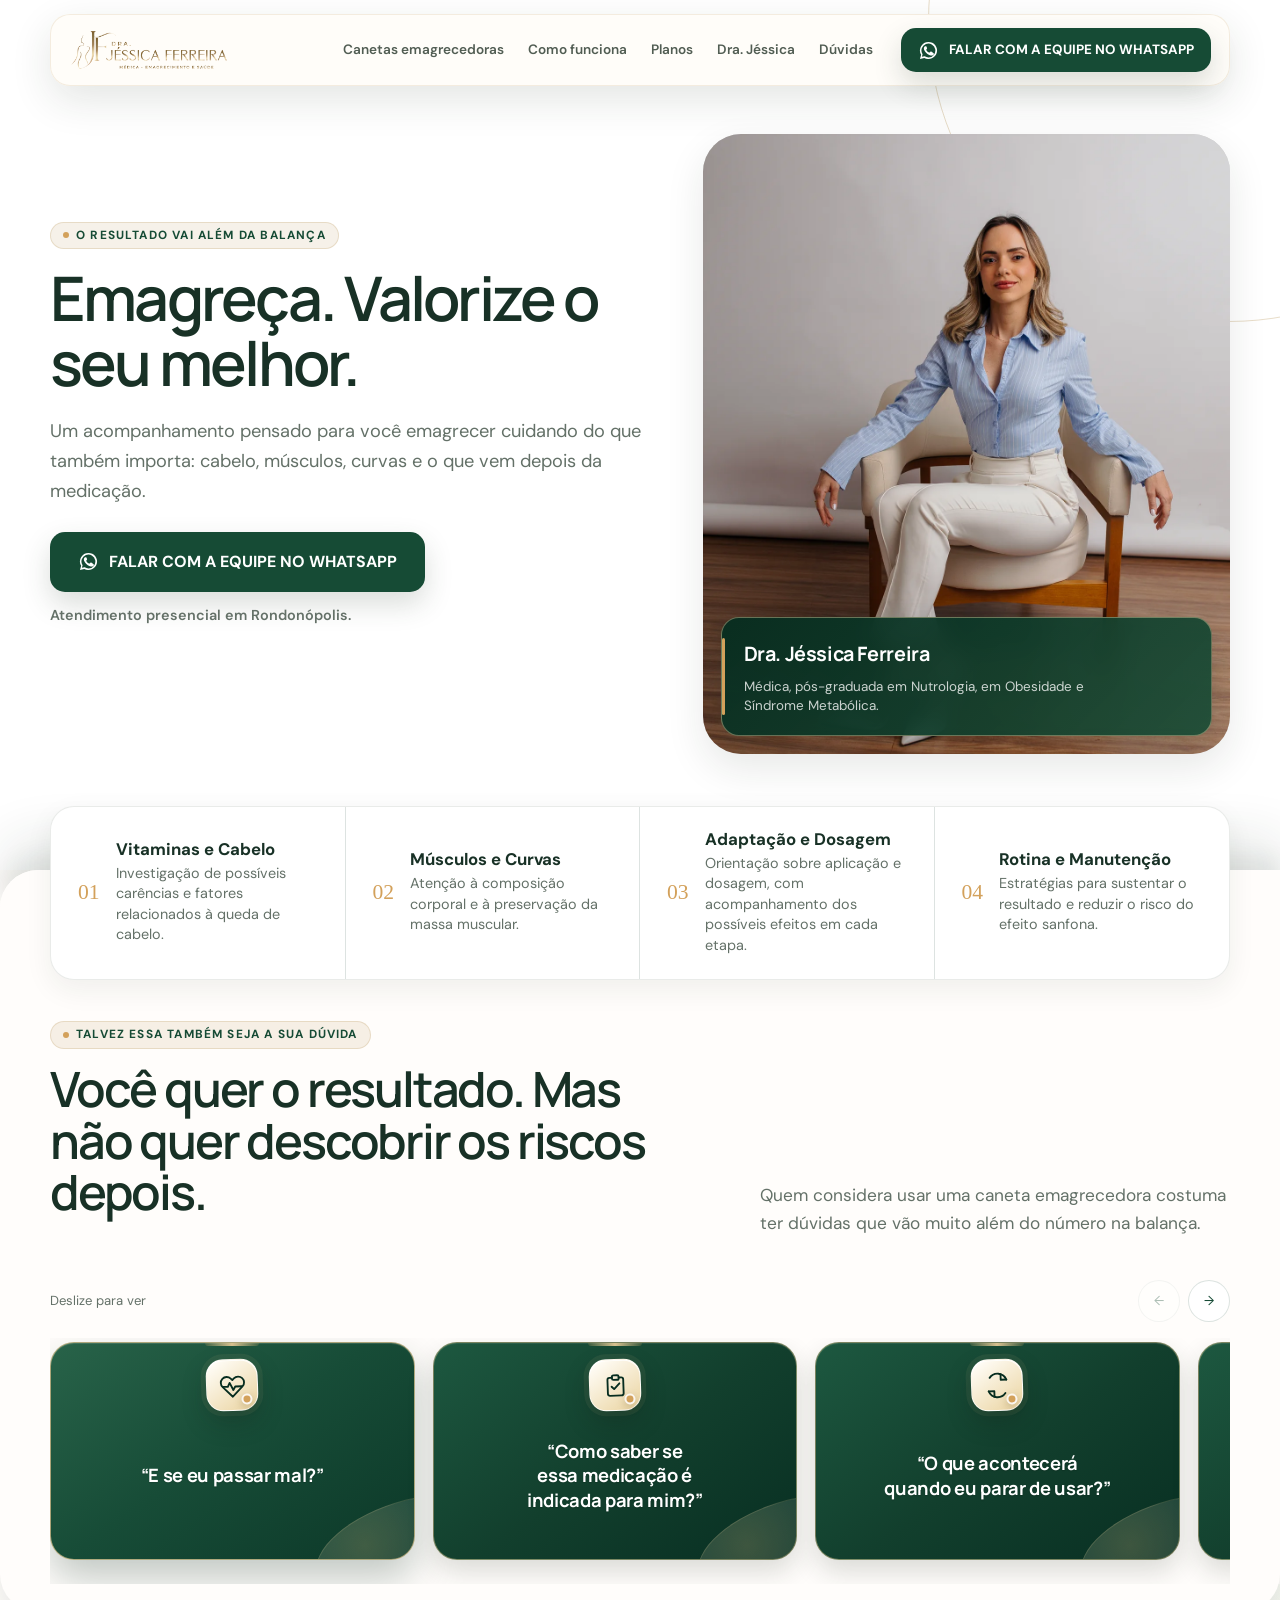
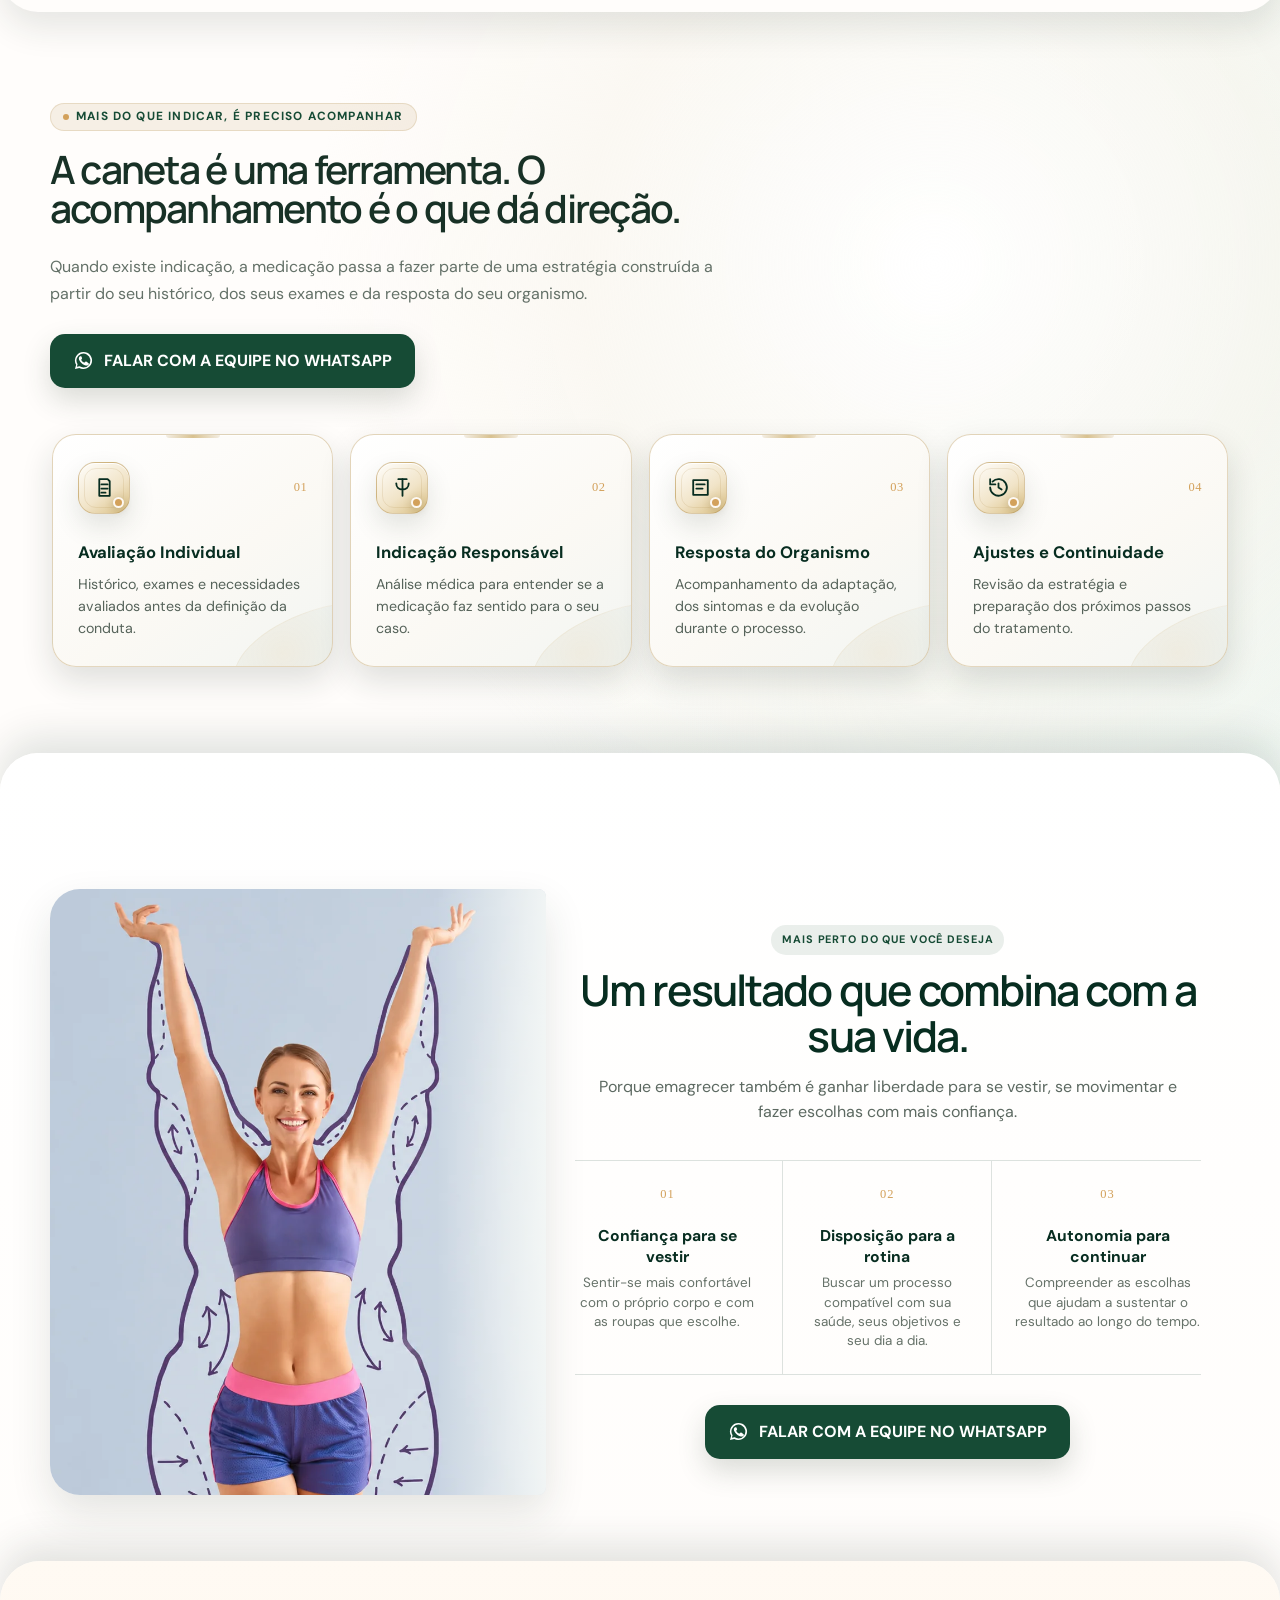
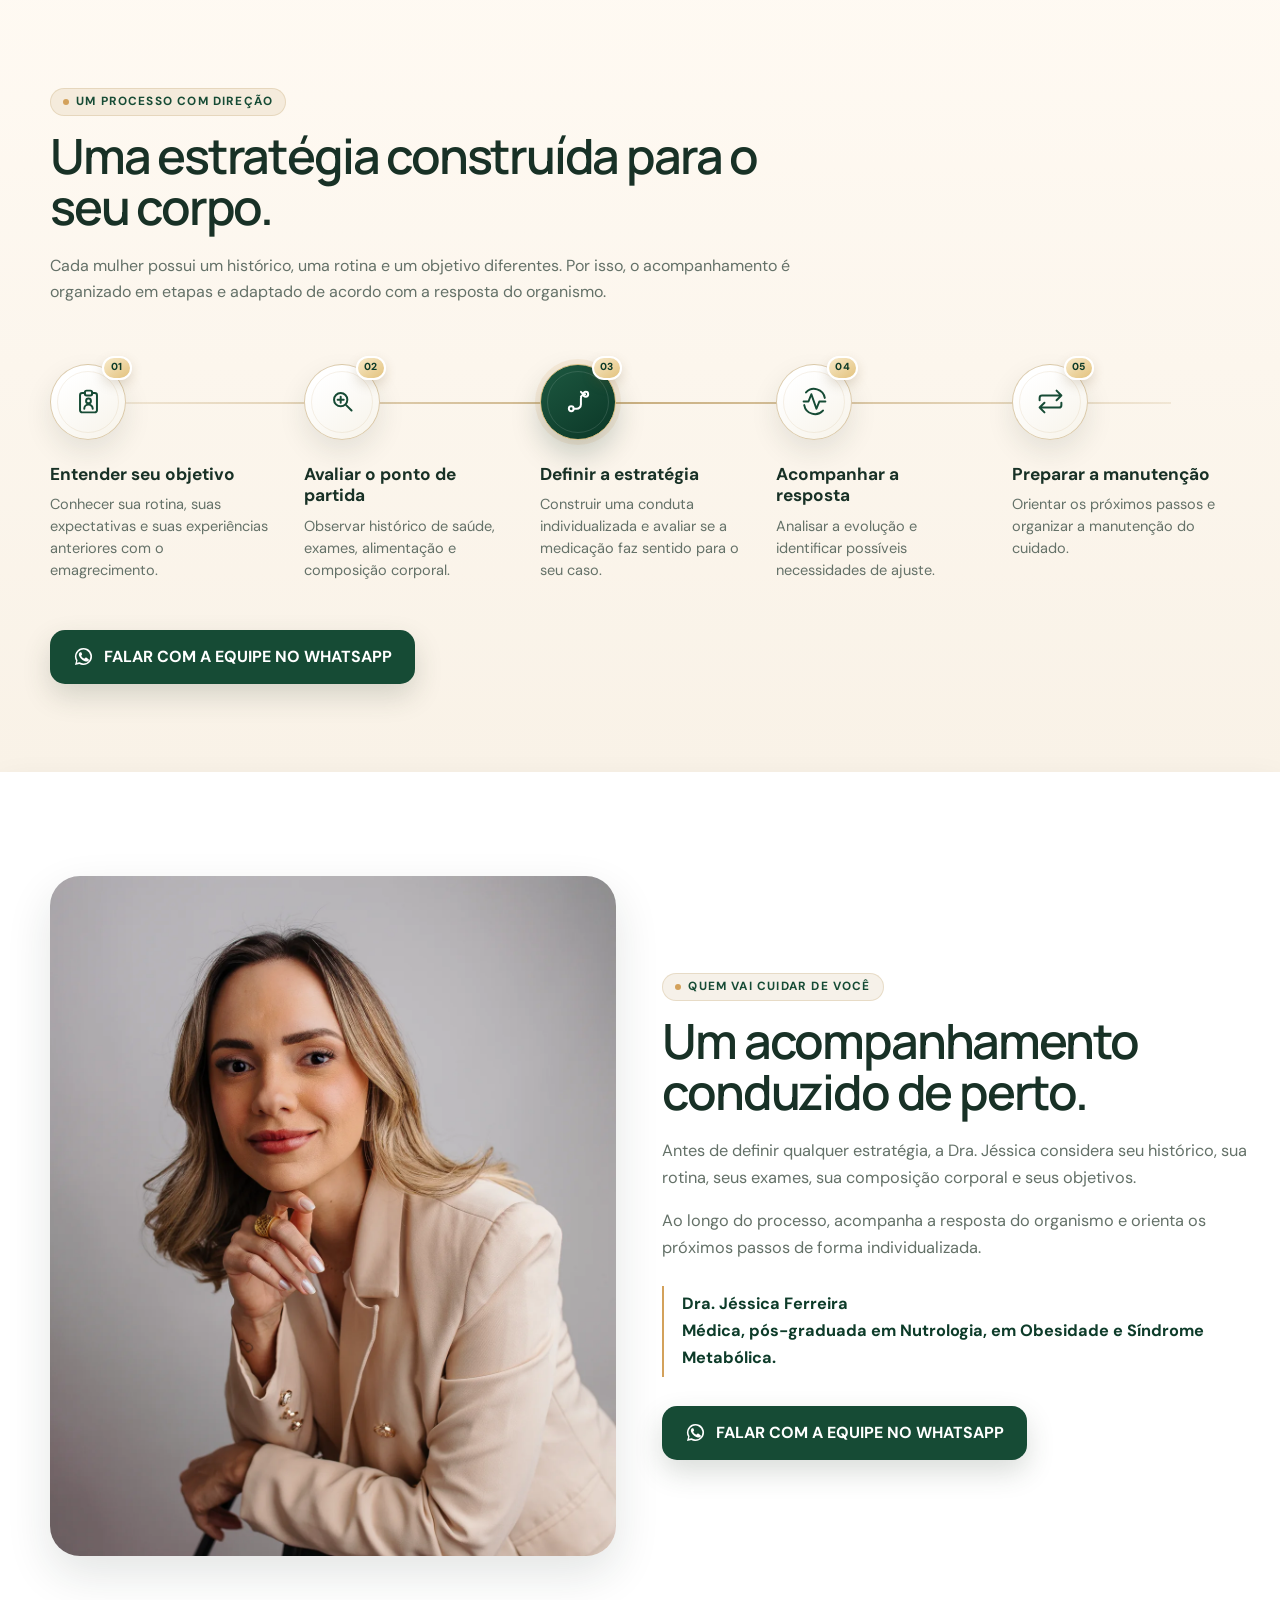
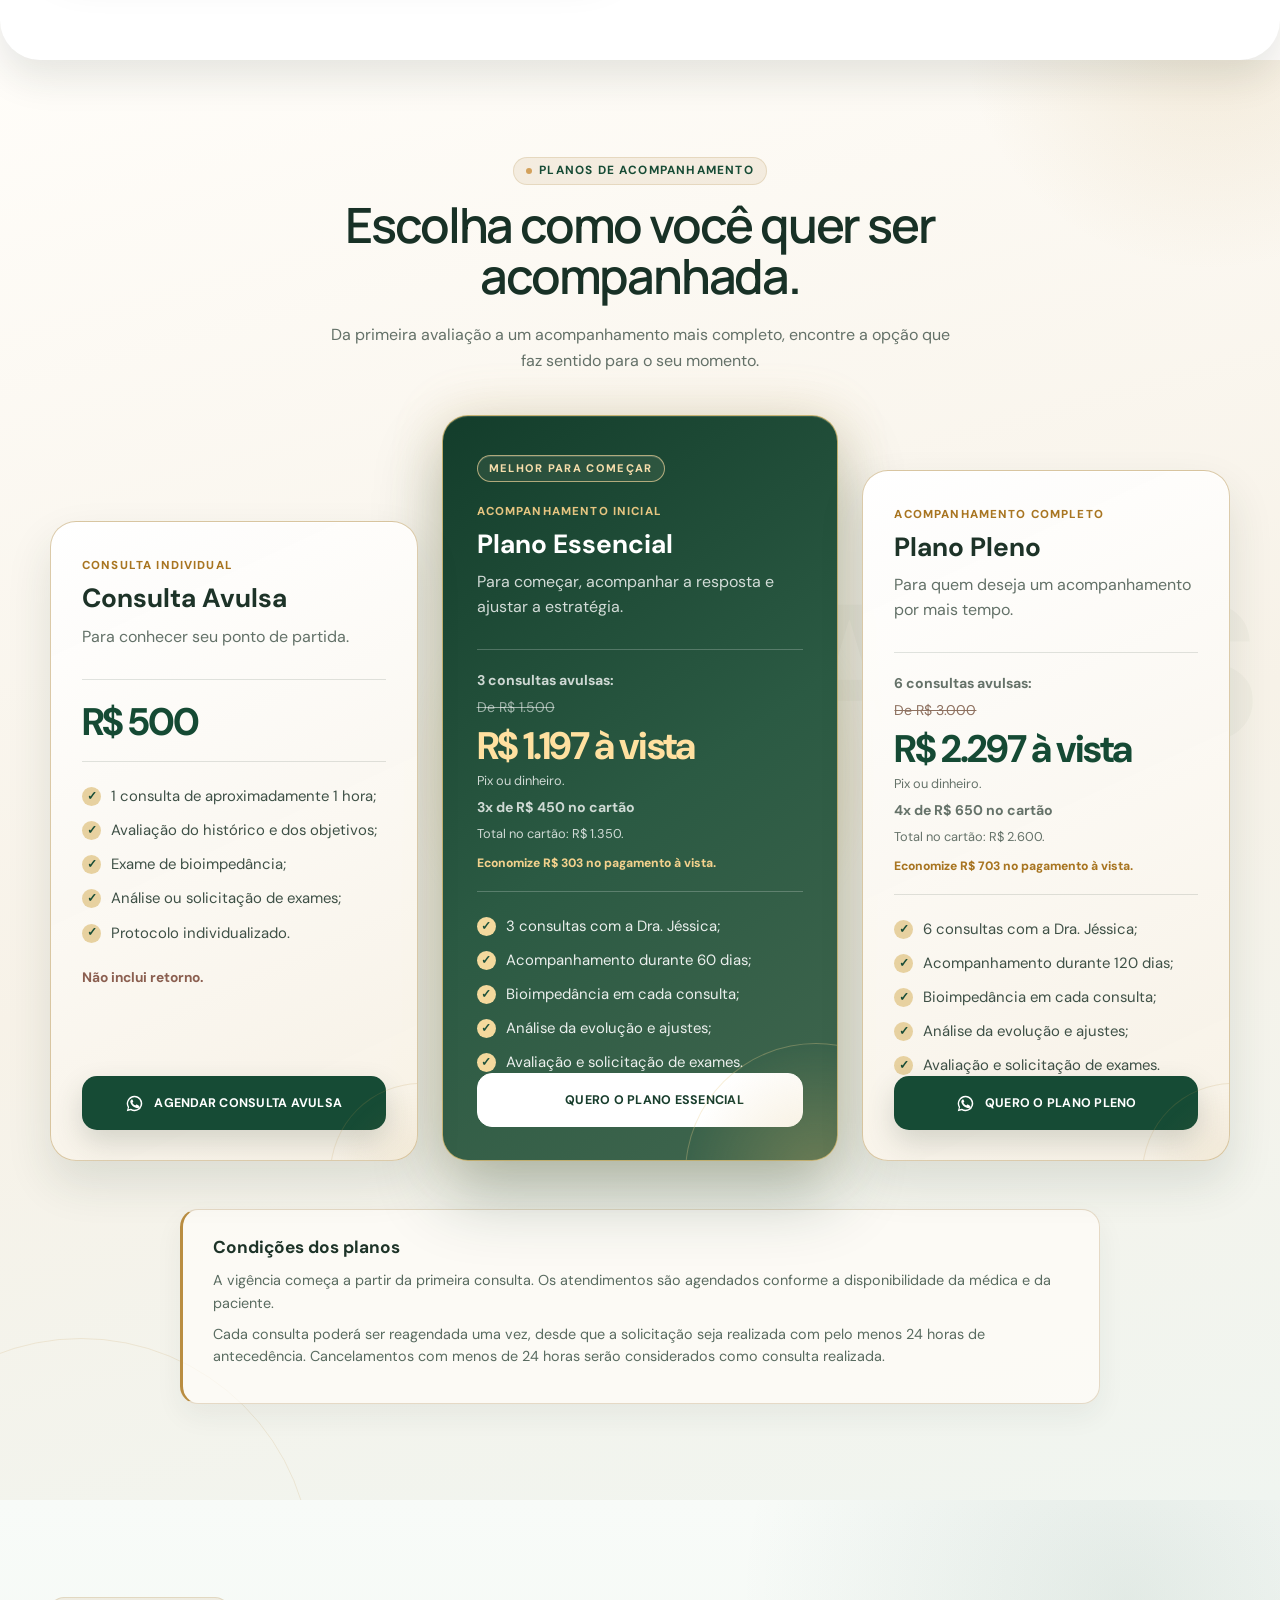
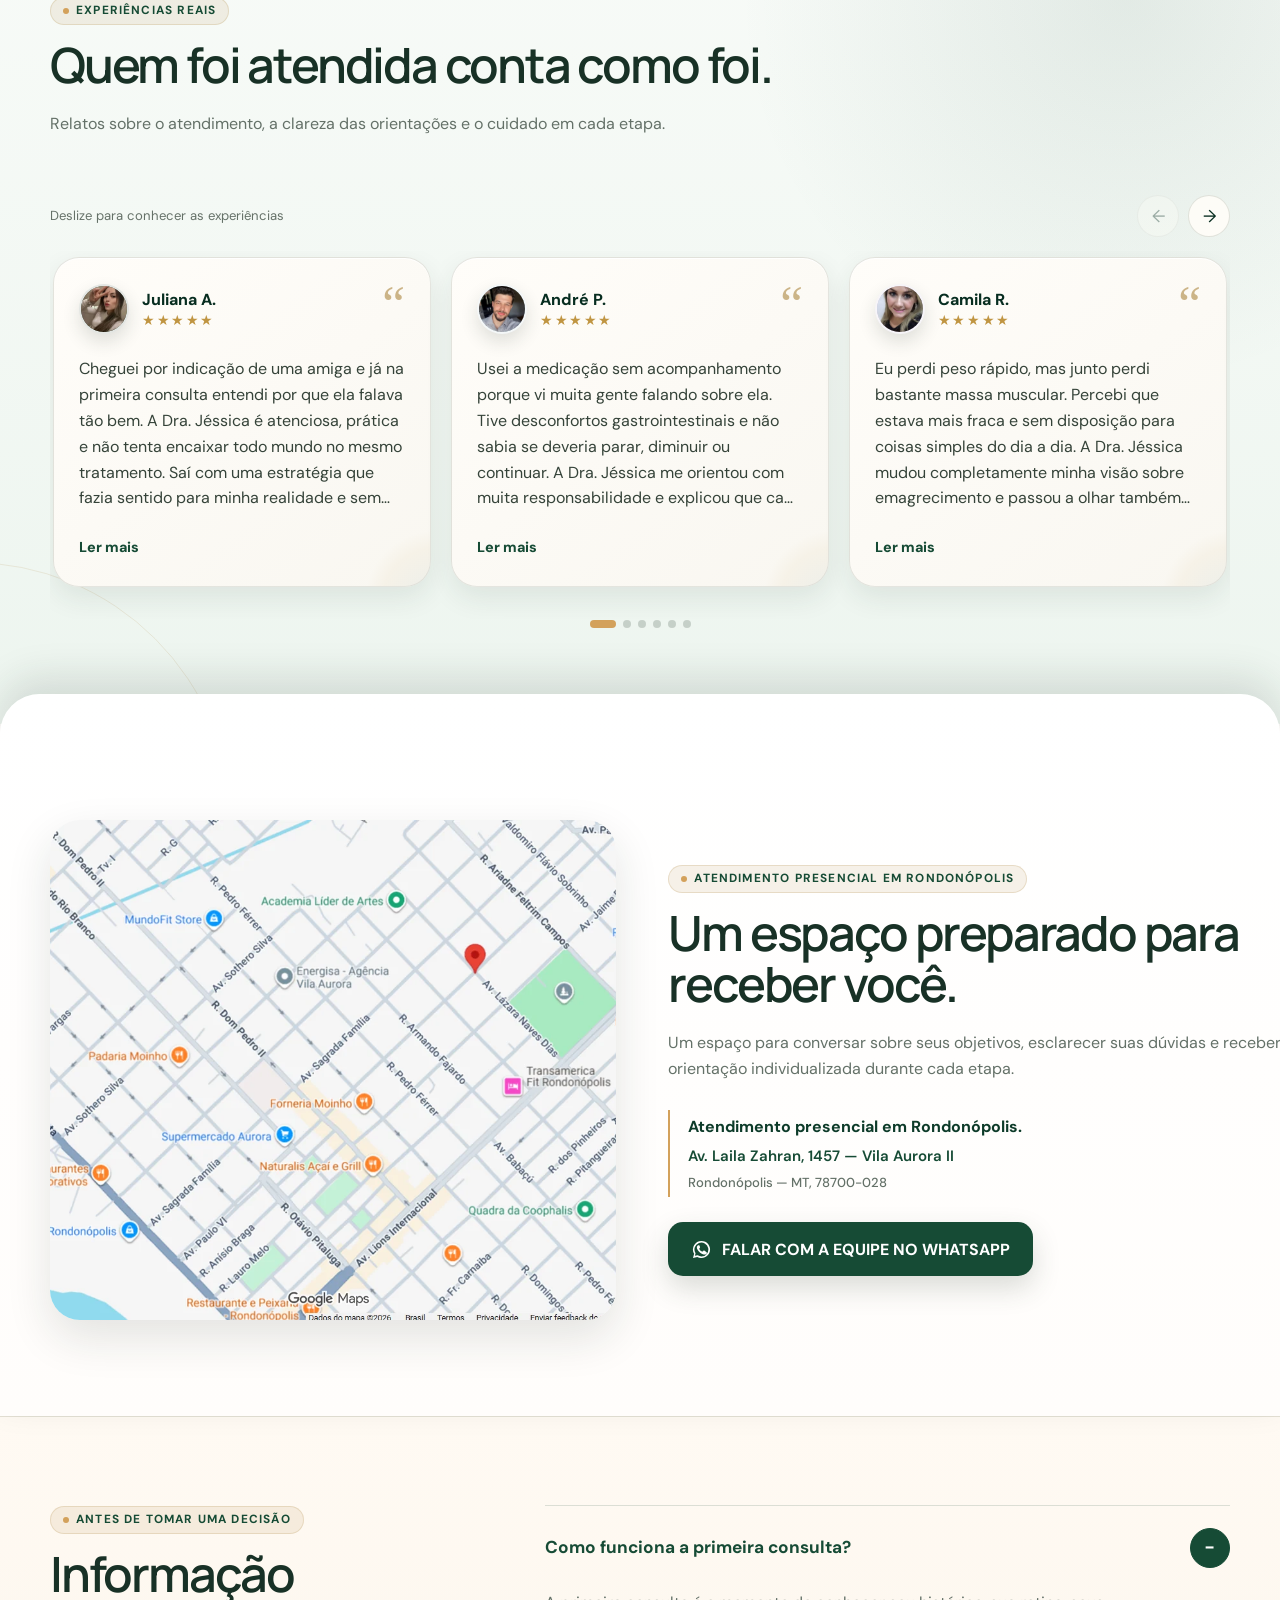
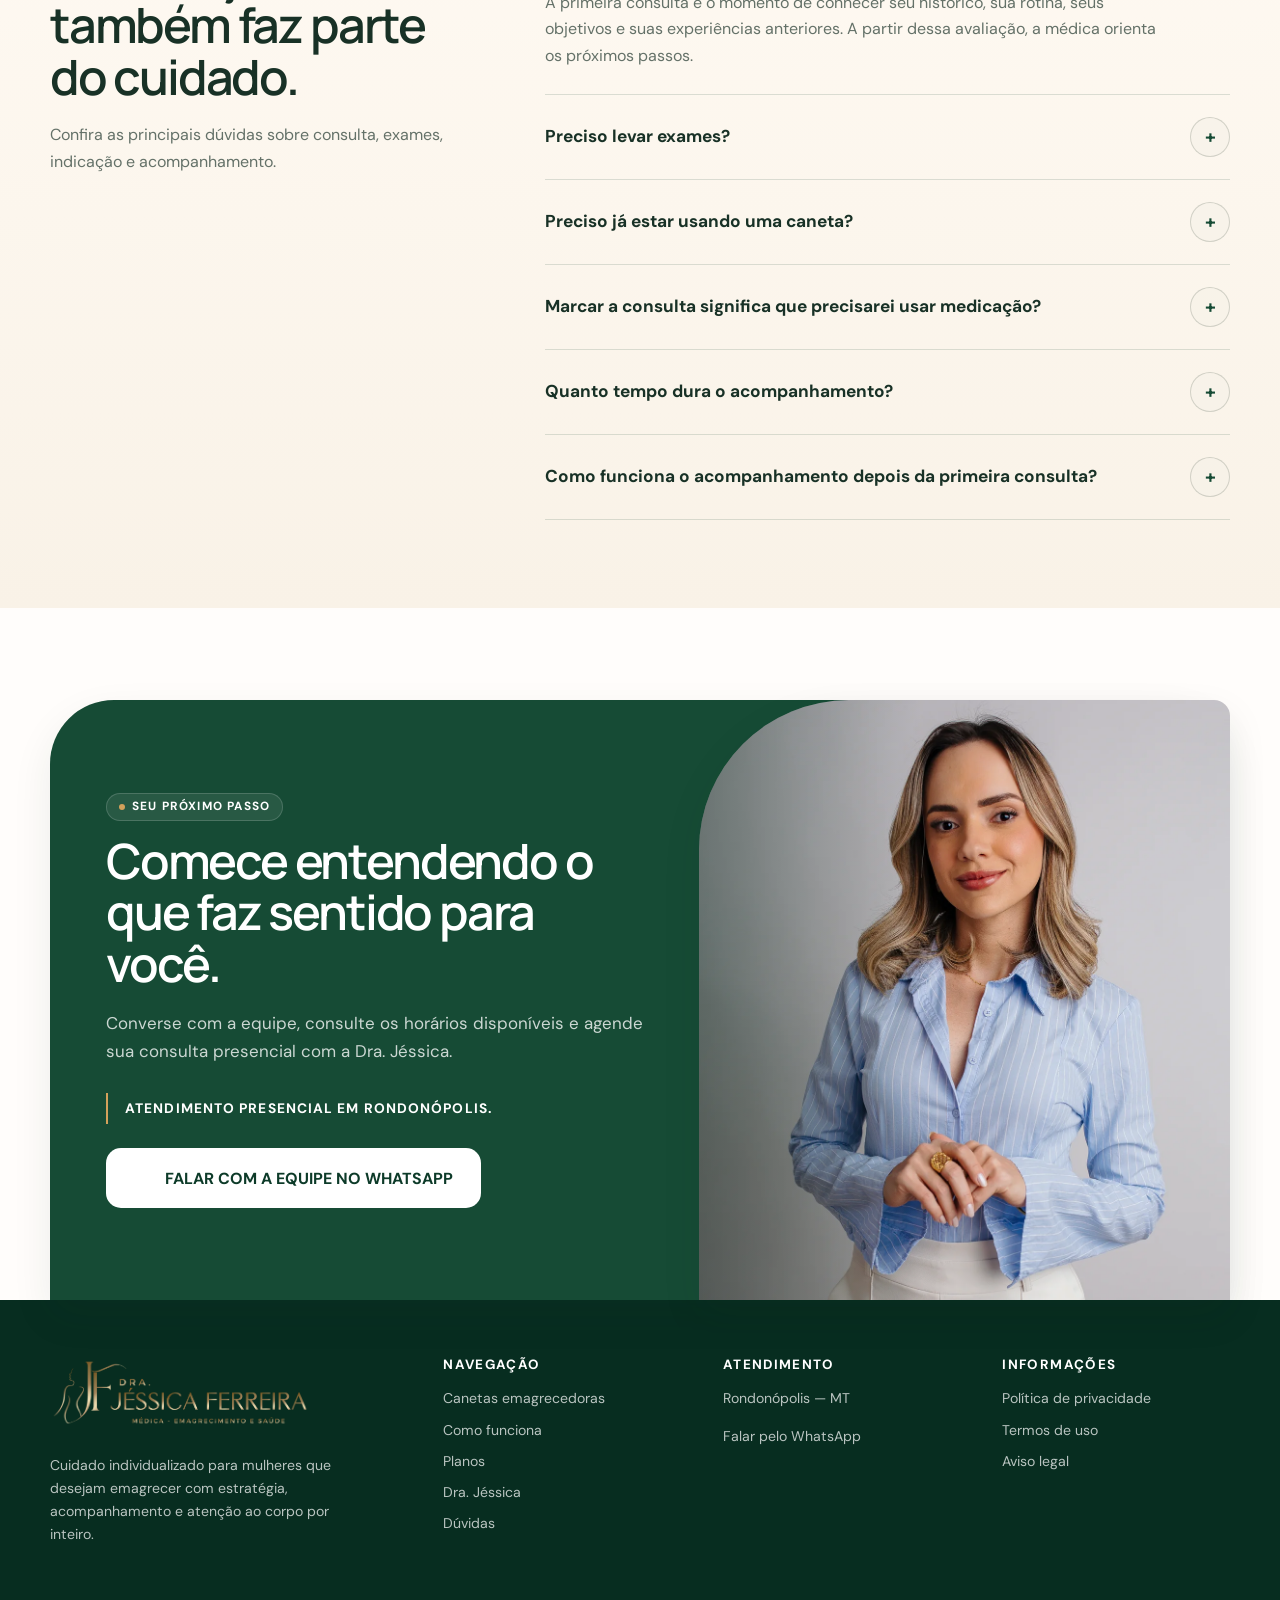
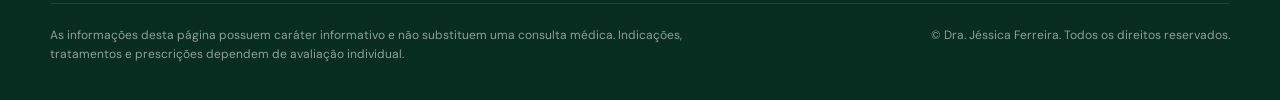
<file: index.html>
<!doctype html>
<html lang="pt-BR">
<head>
  <meta charset="UTF-8">
  <meta name="viewport" content="width=device-width, initial-scale=1.0">
  <meta name="description" content="Avaliação e acompanhamento médico individualizado em Rondonópolis para quem considera o uso de canetas emagrecedoras e quer cuidar da saúde durante o processo.">
  <meta name="robots" content="index, follow">
  <meta name="theme-color" content="#465143">
  <title>Dra. Jéssica Ferreira | Canetas emagrecedoras com acompanhamento</title>
  <!-- SUBSTITUIR PELO DOMÍNIO OFICIAL ANTES DE PUBLICAR -->
  <link rel="canonical" href="https://SEU-DOMINIO-AQUI/">
  <link rel="icon" href="assets/icons/favicon.svg" type="image/svg+xml">
  <link rel="preload" as="image" href="assets/images/jessica/jessica-experience.webp" type="image/webp">
  <link rel="preconnect" href="https://fonts.googleapis.com">
  <link rel="preconnect" href="https://fonts.gstatic.com" crossorigin>
  <link href="https://fonts.googleapis.com/css2?family=DM+Sans:wght@400;500;600;700&family=Manrope:wght@500;600;700&display=swap" rel="stylesheet">
  <meta property="og:type" content="website">
  <meta property="og:locale" content="pt_BR">
  <meta property="og:title" content="Você quer emagrecer, mas sem arriscar sua saúde.">
  <meta property="og:description" content="Entenda se o acompanhamento médico para emagrecimento com canetas pode ser indicado para você.">
  <meta property="og:image" content="assets/images/jessica/jessica-experience.webp">
  <meta property="og:url" content="https://SEU-DOMINIO-AQUI/">
  <meta name="twitter:card" content="summary_large_image">
  <meta name="twitter:title" content="Você quer emagrecer, mas sem arriscar sua saúde.">
  <meta name="twitter:description" content="Acompanhamento médico individualizado em Rondonópolis.">
  <meta name="twitter:image" content="assets/images/jessica/jessica-experience.webp">
  <link rel="stylesheet" href="assets/css/main.min.css">
  <script src="assets/js/main.min.js" defer></script>
  <script async src="https://www.googletagmanager.com/gtag/js?id=G-JVBEXFMYC4"></script>
  <script>
    window.dataLayer = window.dataLayer || [];
    function gtag(){dataLayer.push(arguments);}
    gtag('js', new Date());
    gtag('config', 'G-JVBEXFMYC4');
  </script>
  <script>
    !function(f,b,e,v,n,t,s){
      if(f.fbq)return;
      n=f.fbq=function(){n.callMethod?
      n.callMethod.apply(n,arguments):n.queue.push(arguments)};
      if(!f._fbq)f._fbq=n;
      n.push=n;
      n.loaded=!0;
      n.version='2.0';
      n.queue=[];
      t=b.createElement(e);
      t.async=!0;
      t.src=v;
      s=b.getElementsByTagName(e)[0];
      s.parentNode.insertBefore(t,s)
    }(window, document,'script','https://connect.facebook.net/en_US/fbevents.js');
    fbq('init', '1073203531921409');
    fbq('track', 'PageView');
  </script>
  <script src="assets/js/tracking.min.js" defer></script>
  <script type="application/ld+json">
  {"@context":"https://schema.org","@type":"Physician","name":"Dra. Jéssica Ferreira","description":"Acompanhamento médico individualizado para emagrecimento.","areaServed":{"@type":"City","name":"Rondonópolis"},"url":"https://SEU-DOMINIO-AQUI/"}
  </script>
  <script type="application/ld+json">
  {"@context":"https://schema.org","@type":"FAQPage","mainEntity":[
    {"@type":"Question","name":"Como saber se a caneta é indicada para mim?","acceptedAnswer":{"@type":"Answer","text":"A indicação depende de avaliação médica, histórico de saúde, objetivos e possíveis contraindicações. Nem todas as pessoas precisam ou podem utilizar a mesma estratégia."}},
    {"@type":"Question","name":"O tratamento será apenas com medicação?","acceptedAnswer":{"@type":"Answer","text":"Não necessariamente. A medicação pode fazer parte da estratégia quando houver indicação, mas o acompanhamento também considera alimentação, rotina, composição corporal e manutenção do resultado."}},
    {"@type":"Question","name":"É possível garantir que não terei efeitos colaterais?","acceptedAnswer":{"@type":"Answer","text":"Não é possível garantir ausência de efeitos. O acompanhamento permite orientar, observar a resposta do organismo e avaliar ajustes quando necessário."}},
    {"@type":"Question","name":"O acompanhamento ajuda a evitar o efeito sanfona?","acceptedAnswer":{"@type":"Answer","text":"O objetivo é construir um processo mais sustentável e pensar na manutenção desde o início. Nenhum tratamento pode garantir que o peso nunca será recuperado."}},
    {"@type":"Question","name":"Preciso já estar usando uma caneta para marcar a consulta?","acceptedAnswer":{"@type":"Answer","text":"Não. A consulta pode ser justamente o primeiro passo para entender se essa possibilidade faz sentido para o seu caso."}},
    {"@type":"Question","name":"Como funciona o primeiro atendimento?","acceptedAnswer":{"@type":"Answer","text":"No primeiro contato, a equipe explica como funciona o atendimento, verifica a disponibilidade e orienta sobre os próximos passos."}},
    {"@type":"Question","name":"Como posso agendar?","acceptedAnswer":{"@type":"Answer","text":"Clique em um dos botões da página para conversar com a equipe pelo WhatsApp."}}
  ]}
  </script>
</head>
<body>
  <noscript>
    <img height="1" width="1" style="display:none" src="https://www.facebook.com/tr?id=1073203531921409&amp;ev=PageView&amp;noscript=1" alt="">
  </noscript>
  <a class="skip-link" href="#conteudo">Ir para o conteúdo principal</a>
  <div class="scroll-progress" aria-hidden="true"><span id="scrollProgress"></span></div>

  <header class="site-header" id="siteHeader">
    <div class="container header-inner">
      <a class="brand" href="#inicio" aria-label="Dra. Jéssica Ferreira — início">
        <img class="brand-logo" src="assets/images/brand/jessica-ferreira-logo.webp" alt="Dra. Jéssica Ferreira — Médica, Emagrecimento e Saúde" width="1131" height="301">
      </a>
      <nav class="desktop-nav" aria-label="Navegação principal">
        <a href="#canetas">Canetas emagrecedoras</a><a href="#como-funciona">Como funciona</a><a href="#planos">Planos</a><a href="#dra-jessica">Dra. Jéssica</a><a href="#duvidas">Dúvidas</a>
      </nav>
      <a class="btn btn-primary header-cta" href="#" data-whatsapp data-location="header" data-section="header"><img src="assets/icons/whatsapp.svg" alt="" width="21" height="21">FALAR COM A EQUIPE NO WHATSAPP</a>
      <button class="menu-toggle" type="button" aria-expanded="false" aria-controls="mobileMenu" aria-label="Abrir menu"><span></span><span></span><span></span></button>
    </div>
    <div class="menu-backdrop" data-menu-close></div>
    <nav class="mobile-menu" id="mobileMenu" aria-label="Menu mobile" aria-hidden="true">
      <div class="mobile-menu-top"><img class="brand-logo" src="assets/images/brand/jessica-ferreira-logo.webp" alt="Dra. Jéssica Ferreira" width="1131" height="301"><button type="button" data-menu-close aria-label="Fechar menu">×</button></div>
      <a href="#canetas">Canetas emagrecedoras</a><a href="#como-funciona">Como funciona</a><a href="#planos">Planos</a><a href="#dra-jessica">Dra. Jéssica</a><a href="#duvidas">Dúvidas</a>
      <a class="btn btn-primary" href="#" data-whatsapp data-location="header" data-section="mobile_menu"><img src="assets/icons/whatsapp.svg" alt="" width="21" height="21">FALAR COM A EQUIPE NO WHATSAPP</a>
    </nav>
  </header>

  <main id="conteudo">
    <section class="hero section-break--straight depth-none" id="inicio">
      <div class="container hero-grid">
        <div class="hero-copy reveal">
          <p class="eyebrow">O RESULTADO VAI ALÉM DA BALANÇA</p>
          <h1>Emagreça. Valorize o seu melhor.</h1>
          <p class="hero-lead">Um acompanhamento pensado para você emagrecer cuidando do que também importa: cabelo, músculos, curvas e o que vem depois da medicação.</p>
          <a class="btn btn-primary btn-large" href="#" data-whatsapp data-location="hero" data-section="hero"><img src="assets/icons/whatsapp.svg" alt="" width="21" height="21">FALAR COM A EQUIPE NO WHATSAPP</a>
          <p class="hero-location">Atendimento presencial em Rondonópolis.</p>
        </div>
        <div class="hero-visual reveal">
          <img src="assets/images/jessica/jessica-experience.webp" alt="Dra. Jéssica Ferreira sentada em retrato profissional" width="1200" height="1800" decoding="async" fetchpriority="high">
          <div class="hero-caption">
            <strong>Dra. Jéssica Ferreira</strong>
            <span class="hero-caption-credential">Médica, pós-graduada em Nutrologia, em Obesidade e Síndrome Metabólica.</span>
          </div>
        </div>
      </div>

    </section>

    <section class="trust-band section-break--overlap depth-soft" aria-label="Diferenciais do acompanhamento">
      <div class="container trust-panel">
        <article><span>01</span><div><h2>Vitaminas e Cabelo</h2><p>Investigação de possíveis carências e fatores relacionados à queda de cabelo.</p></div></article>
        <article><span>02</span><div><h2>Músculos e Curvas</h2><p>Atenção à composição corporal e à preservação da massa muscular.</p></div></article>
        <article><span>03</span><div><h2>Adaptação e Dosagem</h2><p>Orientação sobre aplicação e dosagem, com acompanhamento dos possíveis efeitos em cada etapa.</p></div></article>
        <article><span>04</span><div><h2>Rotina e Manutenção</h2><p>Estratégias para sustentar o resultado e reduzir o risco do efeito sanfona.</p></div></article>
      </div>    </section>

    <section class="section questions section-break--curve depth-none" id="canetas">
      <div class="container section-row">
        <div class="section-heading reveal"><p class="section-label">Talvez essa também seja a sua dúvida</p><h2>Você quer o resultado. Mas não quer descobrir os riscos depois.</h2></div>
        <p class="section-intro reveal">Quem considera usar uma caneta emagrecedora costuma ter dúvidas que vão muito além do número na balança.</p>
      </div>
      <div class="carousel-shell reveal" data-carousel>
        <div class="container carousel-controls"><span>Deslize para ver</span><div><button type="button" data-carousel-prev aria-label="Pergunta anterior">←</button><button type="button" data-carousel-next aria-label="Próxima pergunta">→</button></div></div>
        <div class="question-track" data-carousel-track tabindex="0" role="region" aria-label="Dúvidas comuns sobre canetas emagrecedoras">
          <article class="question-card"><span class="question-icon" aria-hidden="true"><svg viewBox="0 0 24 24"><path d="M20.8 5.8a5.2 5.2 0 0 0-7.4 0L12 7.2l-1.4-1.4a5.2 5.2 0 0 0-7.4 7.4L12 22l8.8-8.8a5.2 5.2 0 0 0 0-7.4Z"/><path d="M3.8 13h4l1.7-3.4 3.1 6.4 1.8-3h5.8"/></svg></span><h3>“E se eu passar mal?”</h3></article>
          <article class="question-card"><span class="question-icon" aria-hidden="true"><svg viewBox="0 0 24 24"><path d="M9 5H6.8A1.8 1.8 0 0 0 5 6.8v12.4A1.8 1.8 0 0 0 6.8 21h10.4a1.8 1.8 0 0 0 1.8-1.8V6.8A1.8 1.8 0 0 0 17.2 5H15"/><rect x="9" y="3" width="6" height="4" rx="1.4"/><path d="m8.5 13 2.2 2.2 4.8-5"/></svg></span><h3>“Como saber se essa medicação é indicada para mim?”</h3></article>
          <article class="question-card"><span class="question-icon" aria-hidden="true"><svg viewBox="0 0 24 24"><path d="M20 7h-5V2"/><path d="M20 7a8.5 8.5 0 0 0-14.8-2M4 17h5v5"/><path d="M4 17a8.5 8.5 0 0 0 14.8 2"/></svg></span><h3>“O que acontecerá quando eu parar de usar?”</h3></article>
          <article class="question-card"><span class="question-icon" aria-hidden="true"><svg viewBox="0 0 24 24"><rect x="4" y="3.5" width="16" height="17" rx="4"/><path d="M8 10.5a4 4 0 0 1 8 0"/><path d="m12 10.5 2.1-1.4"/><path d="M8 15.5h8"/></svg></span><h3>“E se eu emagrecer e recuperar tudo depois?”</h3></article>
        </div>
      </div>
    </section>

    <section class="section integrated-process section-break--straight depth-none">
      <div class="container integrated-process-layout integrated-process-layout--simplified">
        <div class="integrated-process-copy reveal">
          <p class="section-label">MAIS DO QUE INDICAR, É PRECISO ACOMPANHAR</p>
          <h2 class="process-headline">A caneta é uma ferramenta. O acompanhamento é o que dá direção.</h2>
          <p>Quando existe indicação, a medicação passa a fazer parte de uma estratégia construída a partir do seu histórico, dos seus exames e da resposta do seu organismo.</p>
          <a class="btn btn-primary" href="#" data-whatsapp data-location="side_effects" data-section="side_effects"><img src="assets/icons/whatsapp.svg" alt="" width="21" height="21">FALAR COM A EQUIPE NO WHATSAPP</a>
        </div>
      </div>

      <div class="container process-support-strip reveal" aria-label="Pontos de apoio do acompanhamento">
        <article class="process-support-card">
          <div class="support-card-top"><span class="support-icon" aria-hidden="true"><svg viewBox="0 0 24 24"><path d="M7 4h8l2 2v14H7z"/><path d="M9 9h6M9 13h6M9 17h4"/></svg></span><span class="support-number">01</span></div>
          <h3>Avaliação Individual</h3><p>Histórico, exames e necessidades avaliados antes da definição da conduta.</p>
        </article>
        <article class="process-support-card">
          <div class="support-card-top"><span class="support-icon" aria-hidden="true"><svg viewBox="0 0 24 24"><path d="M12 4v16M6 8c0 4 2.7 6 6 6s6-2 6-6"/><path d="M8 4h8"/></svg></span><span class="support-number">02</span></div>
          <h3>Indicação Responsável</h3><p>Análise médica para entender se a medicação faz sentido para o seu caso.</p>
        </article>
        <article class="process-support-card">
          <div class="support-card-top"><span class="support-icon" aria-hidden="true"><svg viewBox="0 0 24 24"><path d="M5 5h14v14H5z"/><path d="M8 9h8M8 13h6"/></svg></span><span class="support-number">03</span></div>
          <h3>Resposta do Organismo</h3><p>Acompanhamento da adaptação, dos sintomas e da evolução durante o processo.</p>
        </article>
        <article class="process-support-card">
          <div class="support-card-top"><span class="support-icon" aria-hidden="true"><svg viewBox="0 0 24 24"><path d="M4 12a8 8 0 1 0 2.3-5.7"/><path d="M4 4v5h5"/><path d="M12 8v4l3 2"/></svg></span><span class="support-number">04</span></div>
          <h3>Ajustes e Continuidade</h3><p>Revisão da estratégia e preparação dos próximos passos do tratamento.</p>
        </article>
      </div>
    </section>

    <section class="reference-replica maintenance-editorial section-break--curve-inverted depth-soft" aria-labelledby="hospital-reference-title">
      <div class="container reference-hospital">
        <div class="reference-hospital-photo">
          <img src="assets/images/reference/weight-loss-panel-v2.webp" alt="Mulher celebrando a evolução do processo de emagrecimento" width="1448" height="1086" loading="lazy" decoding="async">
        </div>
        <div class="reference-hospital-copy">
            <p class="reference-hospital-label">MAIS PERTO DO QUE VOCÊ DESEJA</p>
            <h2 id="hospital-reference-title">Um resultado que combina com a sua vida.</h2>
            <p>Porque emagrecer também é ganhar liberdade para se vestir, se movimentar e fazer escolhas com mais confiança.</p>
          <div class="reference-hospital-services" aria-label="Pilares do tratamento">
            <article data-step="01">
              <span aria-hidden="true">01</span>
              <strong>Confiança para se vestir</strong>
              <p>Sentir-se mais confortável com o próprio corpo e com as roupas que escolhe.</p>
            </article>
            <article data-step="02">
              <span aria-hidden="true">02</span>
              <strong>Disposição para a rotina</strong>
              <p>Buscar um processo compatível com sua saúde, seus objetivos e seu dia a dia.</p>
            </article>
            <article data-step="03">
              <span aria-hidden="true">03</span>
              <strong>Autonomia para continuar</strong>
              <p>Compreender as escolhas que ajudam a sustentar o resultado ao longo do tempo.</p>
            </article>
          </div>
          <a class="btn btn-primary" href="#" data-whatsapp data-location="maintenance" data-section="maintenance"><img src="assets/icons/whatsapp.svg" alt="" width="21" height="21">FALAR COM A EQUIPE NO WHATSAPP</a>
        </div>
      </div>
    </section>

    <section class="section journey section-break--straight depth-none" id="como-funciona">
      <div class="container">
        <div class="section-heading reveal"><p class="section-label">Um processo com direção</p><h2>Uma estratégia construída para o seu corpo.</h2><p>Cada mulher possui um histórico, uma rotina e um objetivo diferentes. Por isso, o acompanhamento é organizado em etapas e adaptado de acordo com a resposta do organismo.</p></div>
        <div class="journey-line" aria-label="Etapas do acompanhamento">
          <article class="reveal"><span class="journey-marker"><b>01</b><svg aria-hidden="true" viewBox="0 0 24 24"><path d="M9 5H6.8A1.8 1.8 0 0 0 5 6.8v12.4A1.8 1.8 0 0 0 6.8 21h10.4a1.8 1.8 0 0 0 1.8-1.8V6.8A1.8 1.8 0 0 0 17.2 5H15"/><rect x="9" y="3" width="6" height="4" rx="1.4"/><circle cx="12" cy="11.5" r="2"/><path d="M8.5 18a3.5 3.5 0 0 1 7 0"/></svg></span><h3>Entender seu objetivo</h3><p>Conhecer sua rotina, suas expectativas e suas experiências anteriores com o emagrecimento.</p></article>
          <article class="reveal"><span class="journey-marker"><b>02</b><svg aria-hidden="true" viewBox="0 0 24 24"><circle cx="10.5" cy="10.5" r="5.5"/><path d="m15 15 4.5 4.5M10.5 8v5M8 10.5h5"/></svg></span><h3>Avaliar o ponto de partida</h3><p>Observar histórico de saúde, exames, alimentação e composição corporal.</p></article>
          <article class="reveal is-highlighted"><span class="journey-marker"><b>03</b><svg aria-hidden="true" viewBox="0 0 24 24"><circle cx="6" cy="18" r="2"/><circle cx="18" cy="6" r="2"/><path d="M8 18h2.5a3.5 3.5 0 0 0 3.5-3.5v-5A3.5 3.5 0 0 1 17.5 6H16M14 4l2 2-2 2"/></svg></span><h3>Definir a estratégia</h3><p>Construir uma conduta individualizada e avaliar se a medicação faz sentido para o seu caso.</p></article>
          <article class="reveal"><span class="journey-marker"><b>04</b><svg aria-hidden="true" viewBox="0 0 24 24"><path d="M3 12h4l2.4-6 4.2 12 2.4-6h5"/><path d="M5 4.5A9 9 0 0 1 20.5 9M19 19.5A9 9 0 0 1 3.5 15"/></svg></span><h3>Acompanhar a resposta</h3><p>Analisar a evolução e identificar possíveis necessidades de ajuste.</p></article>
          <article class="reveal"><span class="journey-marker"><b>05</b><svg aria-hidden="true" viewBox="0 0 24 24"><path d="M17 3l4 4-4 4M3 11V9a2 2 0 0 1 2-2h16M7 21l-4-4 4-4M21 13v2a2 2 0 0 1-2 2H3"/></svg></span><h3>Preparar a manutenção</h3><p>Orientar os próximos passos e organizar a manutenção do cuidado.</p></article>
        </div>
        <a class="btn btn-primary journey-cta reveal" href="#" data-whatsapp data-location="journey" data-section="journey"><img src="assets/icons/whatsapp.svg" alt="" width="21" height="21">FALAR COM A EQUIPE NO WHATSAPP</a>
      </div>
    </section>

    <section class="section doctor section-break--overlap section-break--organic depth-soft" id="dra-jessica">
      <div class="container doctor-grid">
        <div class="doctor-photo reveal"><img src="assets/images/jessica/jessica-about.webp" alt="Dra. Jéssica Ferreira em retrato profissional" width="1200" height="1800" loading="lazy" decoding="async"></div>
        <div class="section-heading reveal"><p class="section-label">Quem vai cuidar de você</p><h2>Um acompanhamento conduzido de perto.</h2><p>Antes de definir qualquer estratégia, a Dra. Jéssica considera seu histórico, sua rotina, seus exames, sua composição corporal e seus objetivos.</p><p>Ao longo do processo, acompanha a resposta do organismo e orienta os próximos passos de forma individualizada.</p><p class="doctor-credential"><strong>Dra. Jéssica Ferreira</strong><br>Médica, pós-graduada em Nutrologia, em Obesidade e Síndrome Metabólica.</p><a class="btn btn-primary" href="#" data-whatsapp data-location="doctor" data-section="doctor"><img src="assets/icons/whatsapp.svg" alt="" width="21" height="21">FALAR COM A EQUIPE NO WHATSAPP</a><!-- INSERIR CRM/RQE SOMENTE APÓS CONFIRMAÇÃO --></div>      </div>
    </section>

    <section class="section plans section-break--straight depth-soft" id="planos" aria-labelledby="plans-title">
      <span class="plans-decoration" aria-hidden="true">PLANOS</span>
      <div class="container">
        <div class="section-heading centered plans-heading reveal">
          <p class="section-label">PLANOS DE ACOMPANHAMENTO</p>
          <h2 id="plans-title">Escolha como você quer ser acompanhada.</h2>
          <p>Da primeira avaliação a um acompanhamento mais completo, encontre a opção que faz sentido para o seu momento.</p>
        </div>
        <div class="plans-grid">
          <article class="plan-card plan-card--essential reveal" aria-labelledby="plan-essential-title">
            <p class="plan-badge">MELHOR PARA COMEÇAR</p>
            <div class="plan-card-header"><p class="plan-kicker">Acompanhamento inicial</p><h3 id="plan-essential-title">Plano Essencial</h3><p>Para começar, acompanhar a resposta e ajustar a estratégia.</p></div>
            <div class="plan-price"><span>3 consultas avulsas:</span><s>De R$ 1.500</s><strong>R$ 1.197 à vista</strong><small>Pix ou dinheiro.</small><b>3x de R$ 450 no cartão</b><small>Total no cartão: R$ 1.350.</small><em>Economize R$ 303 no pagamento à vista.</em></div>
            <ul class="plan-includes"><li><span aria-hidden="true">✓</span>3 consultas com a Dra. Jéssica;</li><li><span aria-hidden="true">✓</span>Acompanhamento durante 60 dias;</li><li><span aria-hidden="true">✓</span>Bioimpedância em cada consulta;</li><li><span aria-hidden="true">✓</span>Análise da evolução e ajustes;</li><li><span aria-hidden="true">✓</span>Avaliação e solicitação de exames.</li></ul>
            <a class="btn btn-light plan-cta" href="#" data-whatsapp data-location="plans_essential" data-section="plans" data-whatsapp-message="Olá! Gostaria de saber mais sobre o Plano Essencial da Dra. Jéssica."><img src="assets/icons/whatsapp.svg" alt="" width="21" height="21">QUERO O PLANO ESSENCIAL</a>
          </article>
          <article class="plan-card plan-card--single reveal" aria-labelledby="plan-single-title">
            <div class="plan-card-header"><p class="plan-kicker">Consulta individual</p><h3 id="plan-single-title">Consulta Avulsa</h3><p>Para conhecer seu ponto de partida.</p></div>
            <div class="plan-price"><strong>R$ 500</strong></div>
            <ul class="plan-includes"><li><span aria-hidden="true">✓</span>1 consulta de aproximadamente 1 hora;</li><li><span aria-hidden="true">✓</span>Avaliação do histórico e dos objetivos;</li><li><span aria-hidden="true">✓</span>Exame de bioimpedância;</li><li><span aria-hidden="true">✓</span>Análise ou solicitação de exames;</li><li><span aria-hidden="true">✓</span>Protocolo individualizado.</li></ul>
            <p class="plan-note">Não inclui retorno.</p>
            <a class="btn btn-primary plan-cta" href="#" data-whatsapp data-location="plans_single" data-section="plans" data-whatsapp-message="Olá! Gostaria de saber mais sobre a Consulta Avulsa com a Dra. Jéssica."><img src="assets/icons/whatsapp.svg" alt="" width="21" height="21">AGENDAR CONSULTA AVULSA</a>
          </article>
          <article class="plan-card plan-card--pleno reveal" aria-labelledby="plan-pleno-title">
            <div class="plan-card-header"><p class="plan-kicker">Acompanhamento completo</p><h3 id="plan-pleno-title">Plano Pleno</h3><p>Para quem deseja um acompanhamento por mais tempo.</p></div>
            <div class="plan-price"><span>6 consultas avulsas:</span><s>De R$ 3.000</s><strong>R$ 2.297 à vista</strong><small>Pix ou dinheiro.</small><b>4x de R$ 650 no cartão</b><small>Total no cartão: R$ 2.600.</small><em>Economize R$ 703 no pagamento à vista.</em></div>
            <ul class="plan-includes"><li><span aria-hidden="true">✓</span>6 consultas com a Dra. Jéssica;</li><li><span aria-hidden="true">✓</span>Acompanhamento durante 120 dias;</li><li><span aria-hidden="true">✓</span>Bioimpedância em cada consulta;</li><li><span aria-hidden="true">✓</span>Análise da evolução e ajustes;</li><li><span aria-hidden="true">✓</span>Avaliação e solicitação de exames.</li></ul>
            <a class="btn btn-primary plan-cta" href="#" data-whatsapp data-location="plans_pleno" data-section="plans" data-whatsapp-message="Olá! Gostaria de saber mais sobre o Plano Pleno da Dra. Jéssica."><img src="assets/icons/whatsapp.svg" alt="" width="21" height="21">QUERO O PLANO PLENO</a>
          </article>
        </div>
        <aside class="plan-terms reveal" aria-labelledby="plans-terms-title"><h3 id="plans-terms-title">Condições dos planos</h3><p>A vigência começa a partir da primeira consulta. Os atendimentos são agendados conforme a disponibilidade da médica e da paciente.</p><p>Cada consulta poderá ser reagendada uma vez, desde que a solicitação seja realizada com pelo menos 24 horas de antecedência. Cancelamentos com menos de 24 horas serão considerados como consulta realizada.</p></aside>
      </div>
    </section>
    <section class="section testimonials section-break--straight depth-none" id="depoimentos" aria-labelledby="testimonials-title">
      <div class="container">
        <div class="testimonials-head reveal">
          <div class="section-heading">
            <p class="section-label">EXPERIÊNCIAS REAIS</p>
            <h2 id="testimonials-title">Quem foi atendida conta como foi.</h2>
            <p>Relatos sobre o atendimento, a clareza das orientações e o cuidado em cada etapa.</p>
          </div>
        </div>

        <div class="testimonials-carousel reveal" data-testimonials-carousel>
          <div class="testimonials-toolbar">
            <span>Deslize para conhecer as experiências</span>
            <div class="testimonial-controls" aria-label="Controles do carrossel">
              <button type="button" data-testimonial-prev aria-label="Depoimento anterior">←</button>
              <button type="button" data-testimonial-next aria-label="Próximo depoimento">→</button>
            </div>
          </div>

          <div class="testimonials-track" data-testimonials-track tabindex="0" role="region" aria-label="Depoimentos ilustrativos sobre o acompanhamento">
            <!-- DEPOIMENTO ILUSTRATIVO: substituir por avaliação real e autorizada antes da publicação -->
            <article class="testimonial-card" data-status="placeholder" data-gender="female">
              <header><span class="testimonial-avatar avatar-green" aria-hidden="true"><img src="assets/images/testimonials/testimonial-01.webp" alt="" width="256" height="256" loading="lazy" decoding="async"></span><div><h3>Juliana A.</h3><span class="testimonial-stars" aria-label="5 de 5 estrelas">★★★★★</span></div><span class="testimonial-quote" aria-hidden="true">“</span></header>
              <p class="testimonial-text" id="testimonial-text-1">Cheguei por indicação de uma amiga e já na primeira consulta entendi por que ela falava tão bem. A Dra. Jéssica é atenciosa, prática e não tenta encaixar todo mundo no mesmo tratamento. Saí com uma estratégia que fazia sentido para minha realidade e sem aquelas promessas milagrosas. Experiência maravilhosa! 🌿</p>
              <button class="testimonial-toggle" type="button" aria-expanded="false" aria-controls="testimonial-text-1">Ler mais</button>
            </article>

            <!-- DEPOIMENTO ILUSTRATIVO: substituir por avaliação real e autorizada antes da publicação -->
            <article class="testimonial-card" data-status="placeholder" data-gender="male">
              <header><span class="testimonial-avatar avatar-blue" aria-hidden="true"><img src="assets/images/testimonials/testimonial-02.webp" alt="" width="256" height="256" loading="lazy" decoding="async"></span><div><h3>André P.</h3><span class="testimonial-stars" aria-label="5 de 5 estrelas">★★★★★</span></div><span class="testimonial-quote" aria-hidden="true">“</span></header>
              <p class="testimonial-text" id="testimonial-text-2">Usei a medicação sem acompanhamento porque vi muita gente falando sobre ela. Tive desconfortos gastrointestinais e não sabia se deveria parar, diminuir ou continuar. A Dra. Jéssica me orientou com muita responsabilidade e explicou que cada resposta do organismo precisa ser avaliada. Me senti acolhido e, principalmente, bem informado. 🙌</p>
              <button class="testimonial-toggle" type="button" aria-expanded="false" aria-controls="testimonial-text-2">Ler mais</button>
            </article>

            <!-- DEPOIMENTO ILUSTRATIVO: substituir por avaliação real e autorizada antes da publicação -->
            <article class="testimonial-card" data-status="placeholder" data-gender="female">
              <header><span class="testimonial-avatar avatar-lilac" aria-hidden="true"><img src="assets/images/testimonials/testimonial-03.webp" alt="" width="256" height="256" loading="lazy" decoding="async"></span><div><h3>Camila R.</h3><span class="testimonial-stars" aria-label="5 de 5 estrelas">★★★★★</span></div><span class="testimonial-quote" aria-hidden="true">“</span></header>
              <p class="testimonial-text" id="testimonial-text-3">Eu perdi peso rápido, mas junto perdi bastante massa muscular. Percebi que estava mais fraca e sem disposição para coisas simples do dia a dia. A Dra. Jéssica mudou completamente minha visão sobre emagrecimento e passou a olhar também para força, alimentação e composição corporal. Foi um cuidado que eu não tinha antes. 💪✨</p>
              <button class="testimonial-toggle" type="button" aria-expanded="false" aria-controls="testimonial-text-3">Ler mais</button>
            </article>

            <!-- DEPOIMENTO ILUSTRATIVO: substituir por avaliação real e autorizada antes da publicação -->
            <article class="testimonial-card" data-status="placeholder" data-gender="male">
              <header><span class="testimonial-avatar avatar-beige" aria-hidden="true"><img src="assets/images/testimonials/testimonial-04.webp" alt="" width="256" height="256" loading="lazy" decoding="async"></span><div><h3>Rafael C.</h3><span class="testimonial-stars" aria-label="5 de 5 estrelas">★★★★★</span></div><span class="testimonial-quote" aria-hidden="true">“</span></header>
              <p class="testimonial-text" id="testimonial-text-4">Eu imaginava que a consulta seria apenas para receber uma prescrição, mas foi muito mais completa. Falamos sobre sono, alimentação, exames, rotina de trabalho e até sobre minha dificuldade de manter hábitos. Gostei porque o tratamento foi pensado para mim e não baseado apenas no número da balança. 👏</p>
              <button class="testimonial-toggle" type="button" aria-expanded="false" aria-controls="testimonial-text-4">Ler mais</button>
            </article>

            <!-- DEPOIMENTO ILUSTRATIVO: substituir por avaliação real e autorizada antes da publicação -->
            <article class="testimonial-card" data-status="placeholder" data-gender="female">
              <header><span class="testimonial-avatar avatar-blue" aria-hidden="true"><img src="assets/images/testimonials/testimonial-05.webp" alt="" width="256" height="256" loading="lazy" decoding="async"></span><div><h3>Patrícia M.</h3><span class="testimonial-stars" aria-label="5 de 5 estrelas">★★★★★</span></div><span class="testimonial-quote" aria-hidden="true">“</span></header>
              <p class="testimonial-text" id="testimonial-text-5">Meu cabelo começou a cair muito depois que iniciei o processo e eu fiquei desesperada. Achei que era algo normal e que precisava apenas esperar passar. A Dra. Jéssica investigou minha alimentação, exames, vitaminas e rotina. Gostei porque ela não minimizou o que eu estava sentindo e explicou tudo de forma muito clara. ❤️</p>
              <button class="testimonial-toggle" type="button" aria-expanded="false" aria-controls="testimonial-text-5">Ler mais</button>
            </article>

            <!-- DEPOIMENTO ILUSTRATIVO: substituir por avaliação real e autorizada antes da publicação -->
            <article class="testimonial-card" data-status="placeholder" data-gender="female">
              <header><span class="testimonial-avatar avatar-green" aria-hidden="true"><img src="assets/images/testimonials/testimonial-06.webp" alt="" width="256" height="256" loading="lazy" decoding="async"></span><div><h3>Renata L.</h3><span class="testimonial-stars" aria-label="5 de 5 estrelas">★★★★★</span></div><span class="testimonial-quote" aria-hidden="true">“</span></header>
              <p class="testimonial-text" id="testimonial-text-6">O meu maior medo era emagrecer e recuperar tudo de novo, porque já passei por isso várias vezes. Na consulta, conversamos muito sobre o que aconteceria depois da perda de peso, e não apenas sobre o início. Pela primeira vez senti que existia um plano de verdade para manutenção. Isso fez toda a diferença para mim. 😊</p>
              <button class="testimonial-toggle" type="button" aria-expanded="false" aria-controls="testimonial-text-6">Ler mais</button>
            </article>

            <!-- DEPOIMENTO ILUSTRATIVO: substituir por avaliação real e autorizada antes da publicação -->
            <article class="testimonial-card" data-status="placeholder" data-gender="male">
              <header><span class="testimonial-avatar avatar-lilac" aria-hidden="true"><img src="assets/images/testimonials/testimonial-07.webp" alt="" width="256" height="256" loading="lazy" decoding="async"></span><div><h3>Lucas F.</h3><span class="testimonial-stars" aria-label="5 de 5 estrelas">★★★★★</span></div><span class="testimonial-quote" aria-hidden="true">“</span></header>
              <p class="testimonial-text" id="testimonial-text-7">Fui até a Dra. Jéssica porque estava perdendo peso, mas também muita energia para treinar e trabalhar. Ela analisou meu caso com cuidado e mostrou que o objetivo não poderia ser apenas emagrecer rápido. O acompanhamento tem sido muito mais equilibrado e hoje consigo enxergar o processo de uma forma mais saudável. 🚀</p>
              <button class="testimonial-toggle" type="button" aria-expanded="false" aria-controls="testimonial-text-7">Ler mais</button>
            </article>

            <!-- DEPOIMENTO ILUSTRATIVO: substituir por avaliação real e autorizada antes da publicação -->
            <article class="testimonial-card" data-status="placeholder" data-gender="female">
              <header><span class="testimonial-avatar avatar-beige" aria-hidden="true"><img src="assets/images/testimonials/testimonial-08.webp" alt="" width="256" height="256" loading="lazy" decoding="async"></span><div><h3>Mariana S.</h3><span class="testimonial-stars" aria-label="5 de 5 estrelas">★★★★★</span></div><span class="testimonial-quote" aria-hidden="true">“</span></header>
              <p class="testimonial-text" id="testimonial-text-8">Comecei a usar a medicação por conta própria e, no início, achei que estava tudo bem. Depois vieram enjoos fortes, fraqueza e muita dificuldade para me alimentar. Na consulta, a Dra. Jéssica ouviu tudo com calma e me explicou que não era só ‘aguentar os efeitos’. Hoje me sinto muito mais segura com o acompanhamento. 🙏</p>
              <button class="testimonial-toggle" type="button" aria-expanded="false" aria-controls="testimonial-text-8">Ler mais</button>
            </article>
          </div>

          <div class="testimonial-indicators" data-testimonial-indicators aria-label="Selecionar depoimento"></div>
        </div>
      </div>
    </section>

    <section class="section location section-break--floating depth-medium" id="atendimento">
      <div class="container location-card">
        <div class="location-photo reveal"><img src="assets/images/jessica/mapa-av-laila-zahran.webp" alt="Mapa da região da Avenida Laila Zahran, em Rondonópolis" width="1301" height="778" loading="lazy" decoding="async"></div>
        <div class="section-heading reveal"><p class="section-label">ATENDIMENTO PRESENCIAL EM RONDONÓPOLIS</p><h2>Um espaço preparado para receber você.</h2><p>Um espaço para conversar sobre seus objetivos, esclarecer suas dúvidas e receber orientação individualizada durante cada etapa.</p><div class="location-detail"><strong>Atendimento presencial em Rondonópolis.</strong><span>Av. Laila Zahran, 1457 — Vila Aurora II</span><small>Rondonópolis — MT, 78700-028</small></div><a class="btn btn-primary" href="#" data-whatsapp data-location="location" data-section="location"><img src="assets/icons/whatsapp.svg" alt="" width="21" height="21">FALAR COM A EQUIPE NO WHATSAPP</a></div>      </div>
    </section>

    <section class="section faq section-break--straight depth-none" id="duvidas">
      <div class="container faq-layout">
        <div class="section-heading reveal"><p class="section-label">ANTES DE TOMAR UMA DECISÃO</p><h2>Informação também faz parte do cuidado.</h2><p>Confira as principais dúvidas sobre consulta, exames, indicação e acompanhamento.</p></div>
        <div class="faq-content reveal">
          <div class="faq-list">
            <article class="faq-item is-open"><h3><button type="button" aria-expanded="true" aria-controls="faq-1"><span>Como funciona a primeira consulta?</span><i aria-hidden="true">−</i></button></h3><div id="faq-1" class="faq-panel"><p>A primeira consulta é o momento de conhecer seu histórico, sua rotina, seus objetivos e suas experiências anteriores. A partir dessa avaliação, a médica orienta os próximos passos.</p></div></article>
            <article class="faq-item"><h3><button type="button" aria-expanded="false" aria-controls="faq-2"><span>Preciso levar exames?</span><i aria-hidden="true">+</i></button></h3><div id="faq-2" class="faq-panel" hidden><p>Se você possui exames recentes, pode levá-los à consulta. A necessidade de novos exames será avaliada individualmente pela médica.</p></div></article>
            <article class="faq-item"><h3><button type="button" aria-expanded="false" aria-controls="faq-3"><span>Preciso já estar usando uma caneta?</span><i aria-hidden="true">+</i></button></h3><div id="faq-3" class="faq-panel" hidden><p>Não. A consulta pode ser o primeiro passo para entender se o uso de medicação é adequado ao seu caso.</p></div></article>
            <article class="faq-item"><h3><button type="button" aria-expanded="false" aria-controls="faq-4"><span>Marcar a consulta significa que precisarei usar medicação?</span><i aria-hidden="true">+</i></button></h3><div id="faq-4" class="faq-panel" hidden><p>Não. O uso de medicação depende de avaliação e indicação médica individualizada.</p></div></article>
            <article class="faq-item"><h3><button type="button" aria-expanded="false" aria-controls="faq-5"><span>Quanto tempo dura o acompanhamento?</span><i aria-hidden="true">+</i></button></h3><div id="faq-5" class="faq-panel" hidden><p>A duração depende dos objetivos, da estratégia definida e da resposta de cada paciente ao longo do processo.</p></div></article>
            <article class="faq-item"><h3><button type="button" aria-expanded="false" aria-controls="faq-6"><span>Como funciona o acompanhamento depois da primeira consulta?</span><i aria-hidden="true">+</i></button></h3><div id="faq-6" class="faq-panel" hidden><p>A frequência dos retornos e os próximos passos são definidos de acordo com a conduta e com a evolução de cada paciente.</p></div></article>
          </div>
        </div>
      </div>
    </section>

    <section class="final-cta section-break--floating depth-soft">
      <div class="container final-card">
        <div class="final-copy reveal"><p class="eyebrow light">SEU PRÓXIMO PASSO</p><h2>Comece entendendo o que faz sentido para você.</h2><p>Converse com a equipe, consulte os horários disponíveis e agende sua consulta presencial com a Dra. Jéssica.</p><strong class="final-presential">Atendimento presencial em Rondonópolis.</strong><a class="btn btn-light btn-large" href="#" data-whatsapp data-location="final_cta" data-section="final_cta"><img src="assets/icons/whatsapp.svg" alt="" width="21" height="21">FALAR COM A EQUIPE NO WHATSAPP</a></div>        <div class="final-photo reveal"><img src="assets/images/jessica/jessica-final-cta.webp" alt="Dra. Jéssica Ferreira em retrato profissional" width="1100" height="1650" loading="lazy" decoding="async"></div>
      </div>
    </section>
  </main>

  <footer class="site-footer">
    <div class="container footer-grid">
      <div><a class="brand footer-brand" href="#inicio" aria-label="Dra. Jéssica Ferreira — início"><img class="brand-logo" src="assets/images/brand/jessica-ferreira-logo.webp" alt="Dra. Jéssica Ferreira — Médica, Emagrecimento e Saúde" width="1131" height="301" loading="lazy" decoding="async"></a><p>Cuidado individualizado para mulheres que desejam emagrecer com estratégia, acompanhamento e atenção ao corpo por inteiro.</p></div>
      <div><h2>Navegação</h2><a href="#canetas">Canetas emagrecedoras</a><a href="#como-funciona">Como funciona</a><a href="#planos">Planos</a><a href="#dra-jessica">Dra. Jéssica</a><a href="#duvidas">Dúvidas</a></div>
      <div><h2>Atendimento</h2><p>Rondonópolis — MT</p><a href="#" data-whatsapp data-location="footer" data-section="footer">Falar pelo WhatsApp</a></div>
      <div><h2>Informações</h2><a href="legal.html#privacidade">Política de privacidade</a><a href="legal.html#termos">Termos de uso</a><a href="#aviso-legal">Aviso legal</a></div>
    </div>
    <div class="container footer-legal" id="aviso-legal"><p>As informações desta página possuem caráter informativo e não substituem uma consulta médica. Indicações, tratamentos e prescrições dependem de avaliação individual.</p><p>© Dra. Jéssica Ferreira. Todos os direitos reservados. <!-- INSERIR CRM CONFIRMADO --></p></div>
  </footer>

  <a class="whatsapp-floating" href="#" data-whatsapp data-location="floating_button" data-section="floating_button" aria-label="Falar no WhatsApp"><img src="assets/icons/whatsapp.svg" alt="" width="32" height="32"></a>
</body>
</html>
</file>
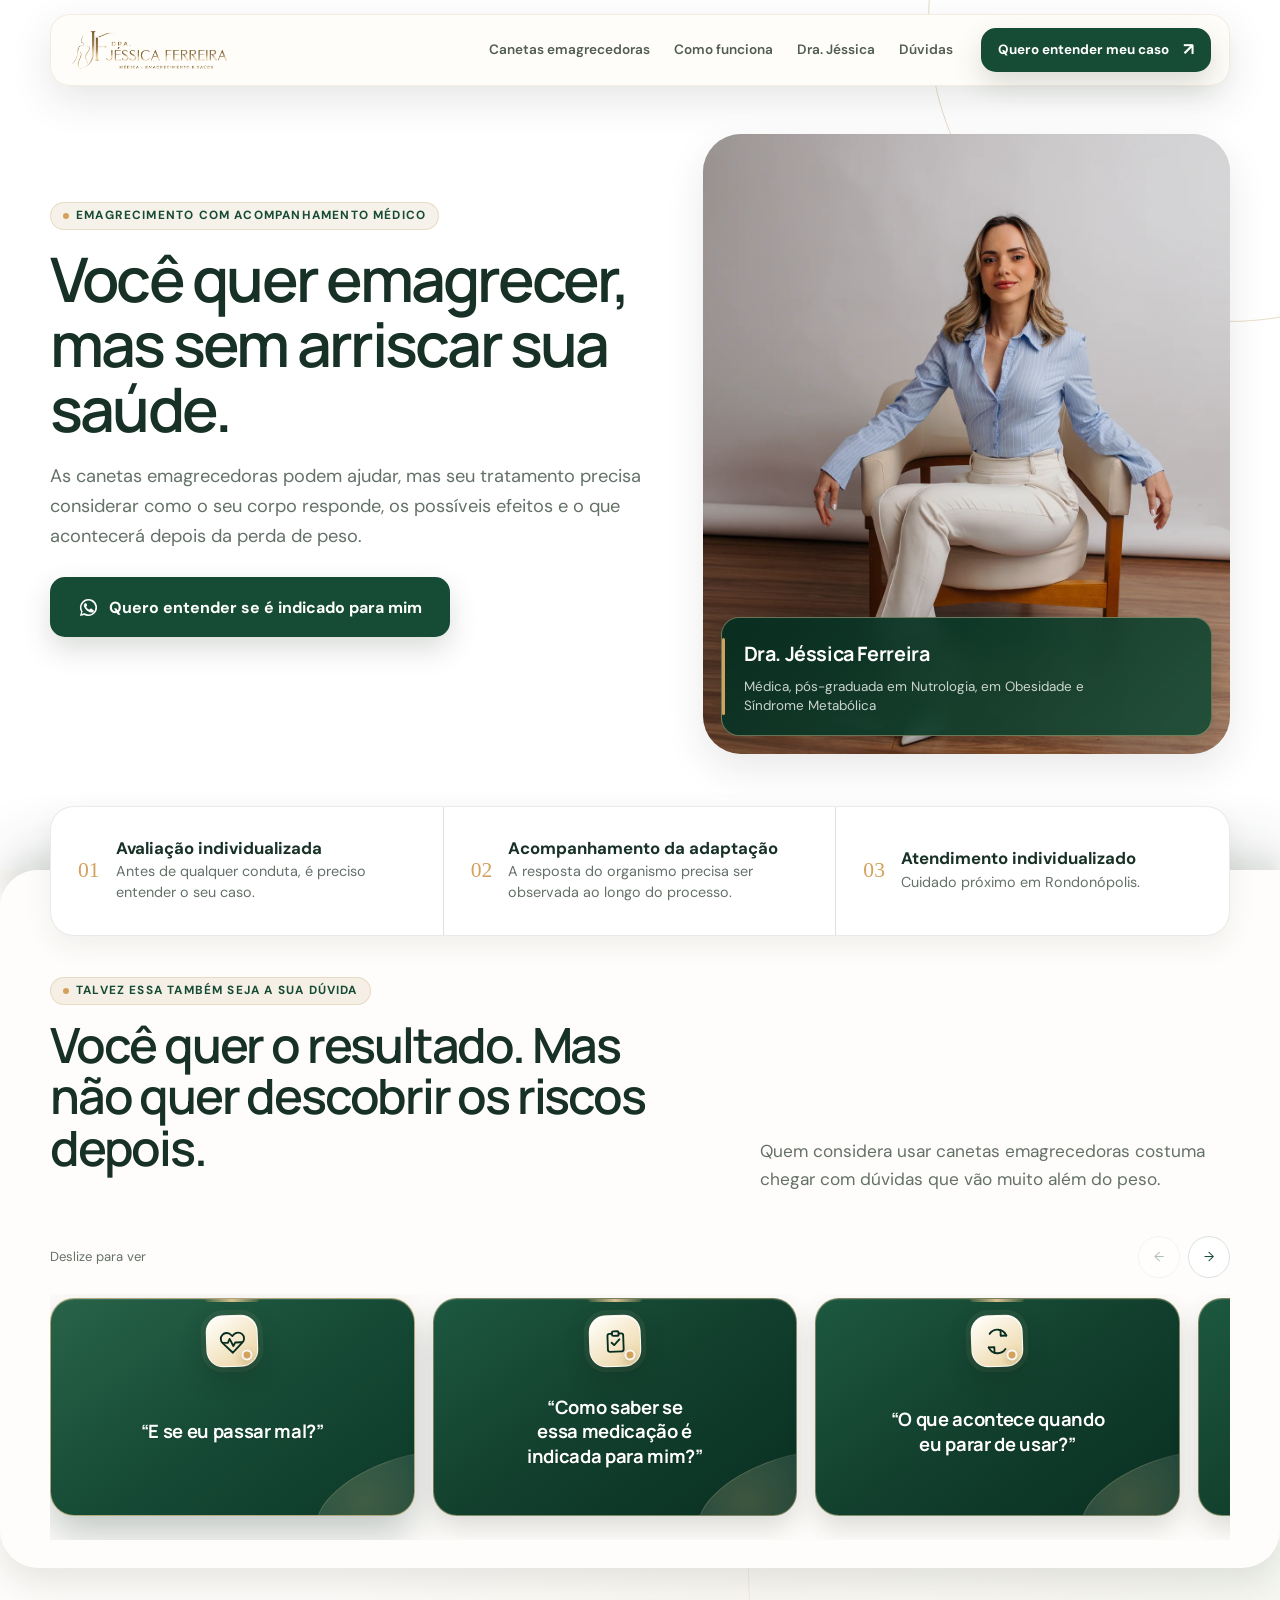
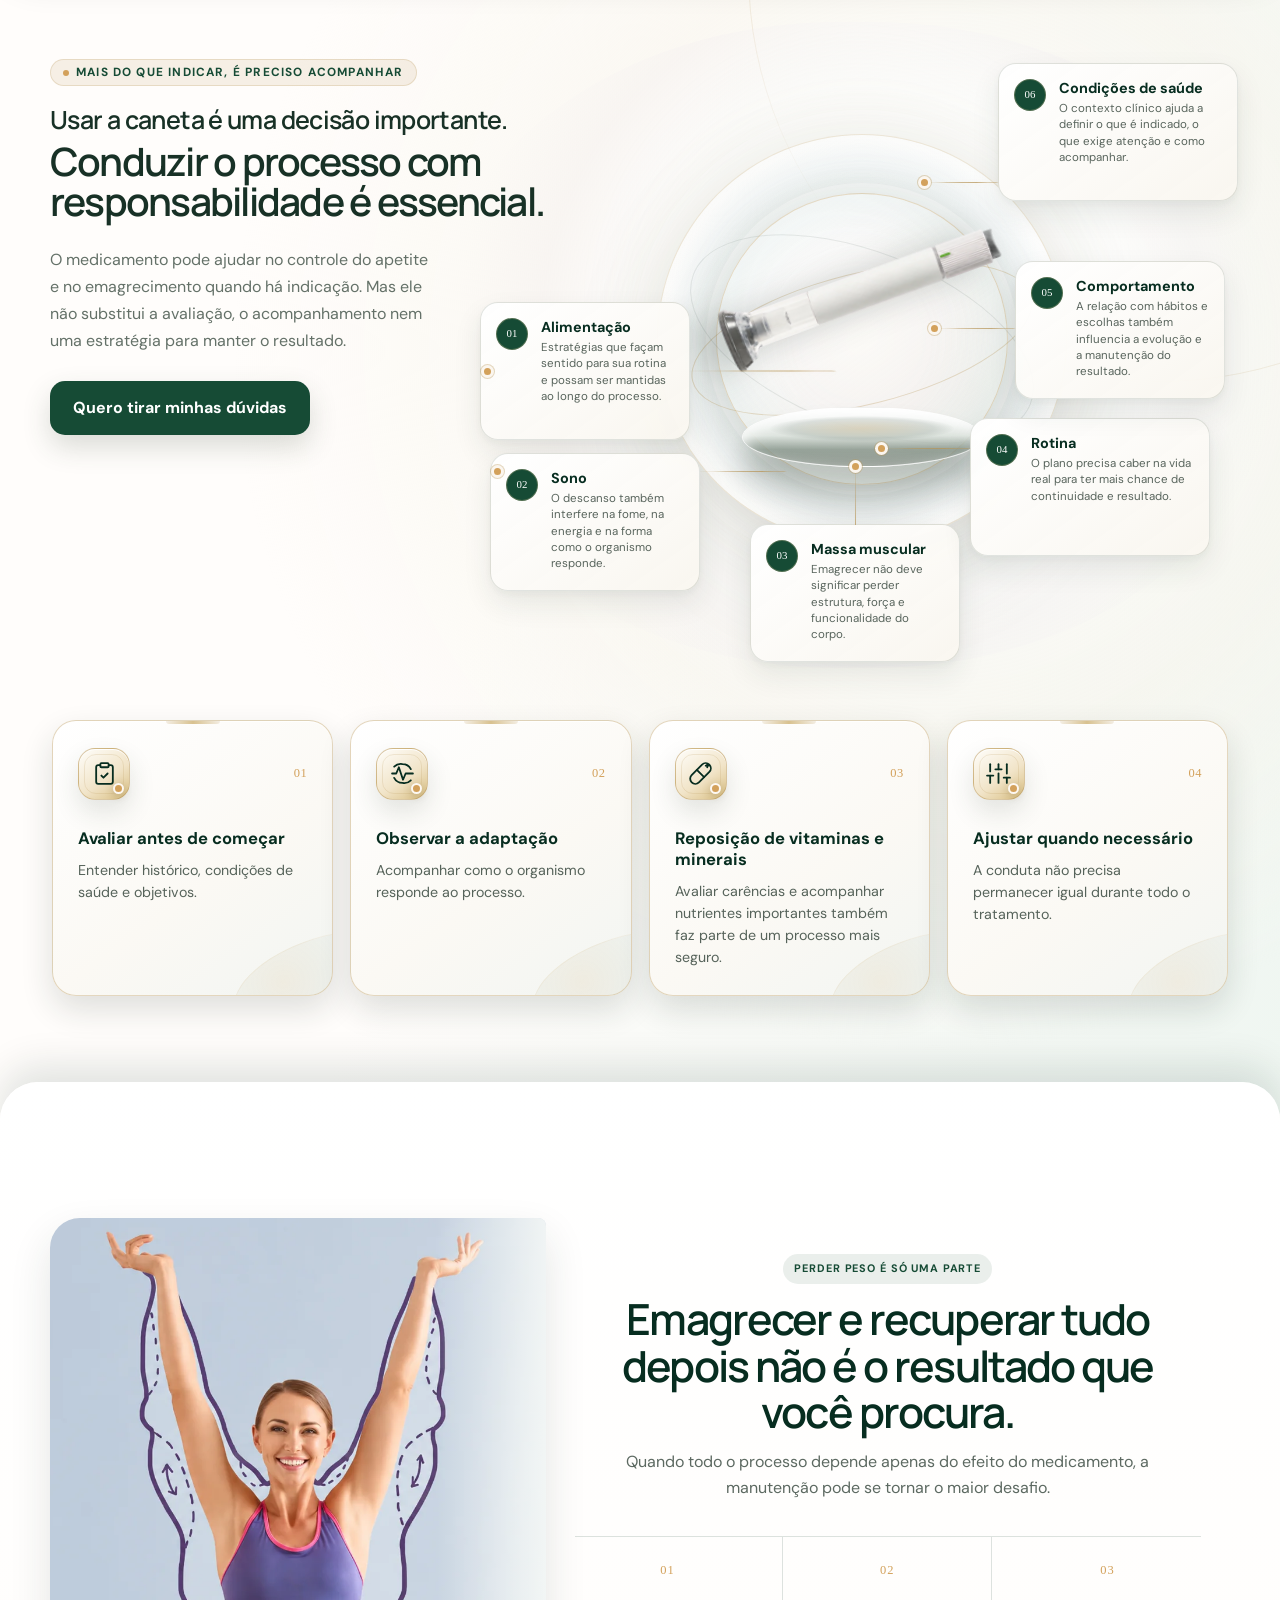
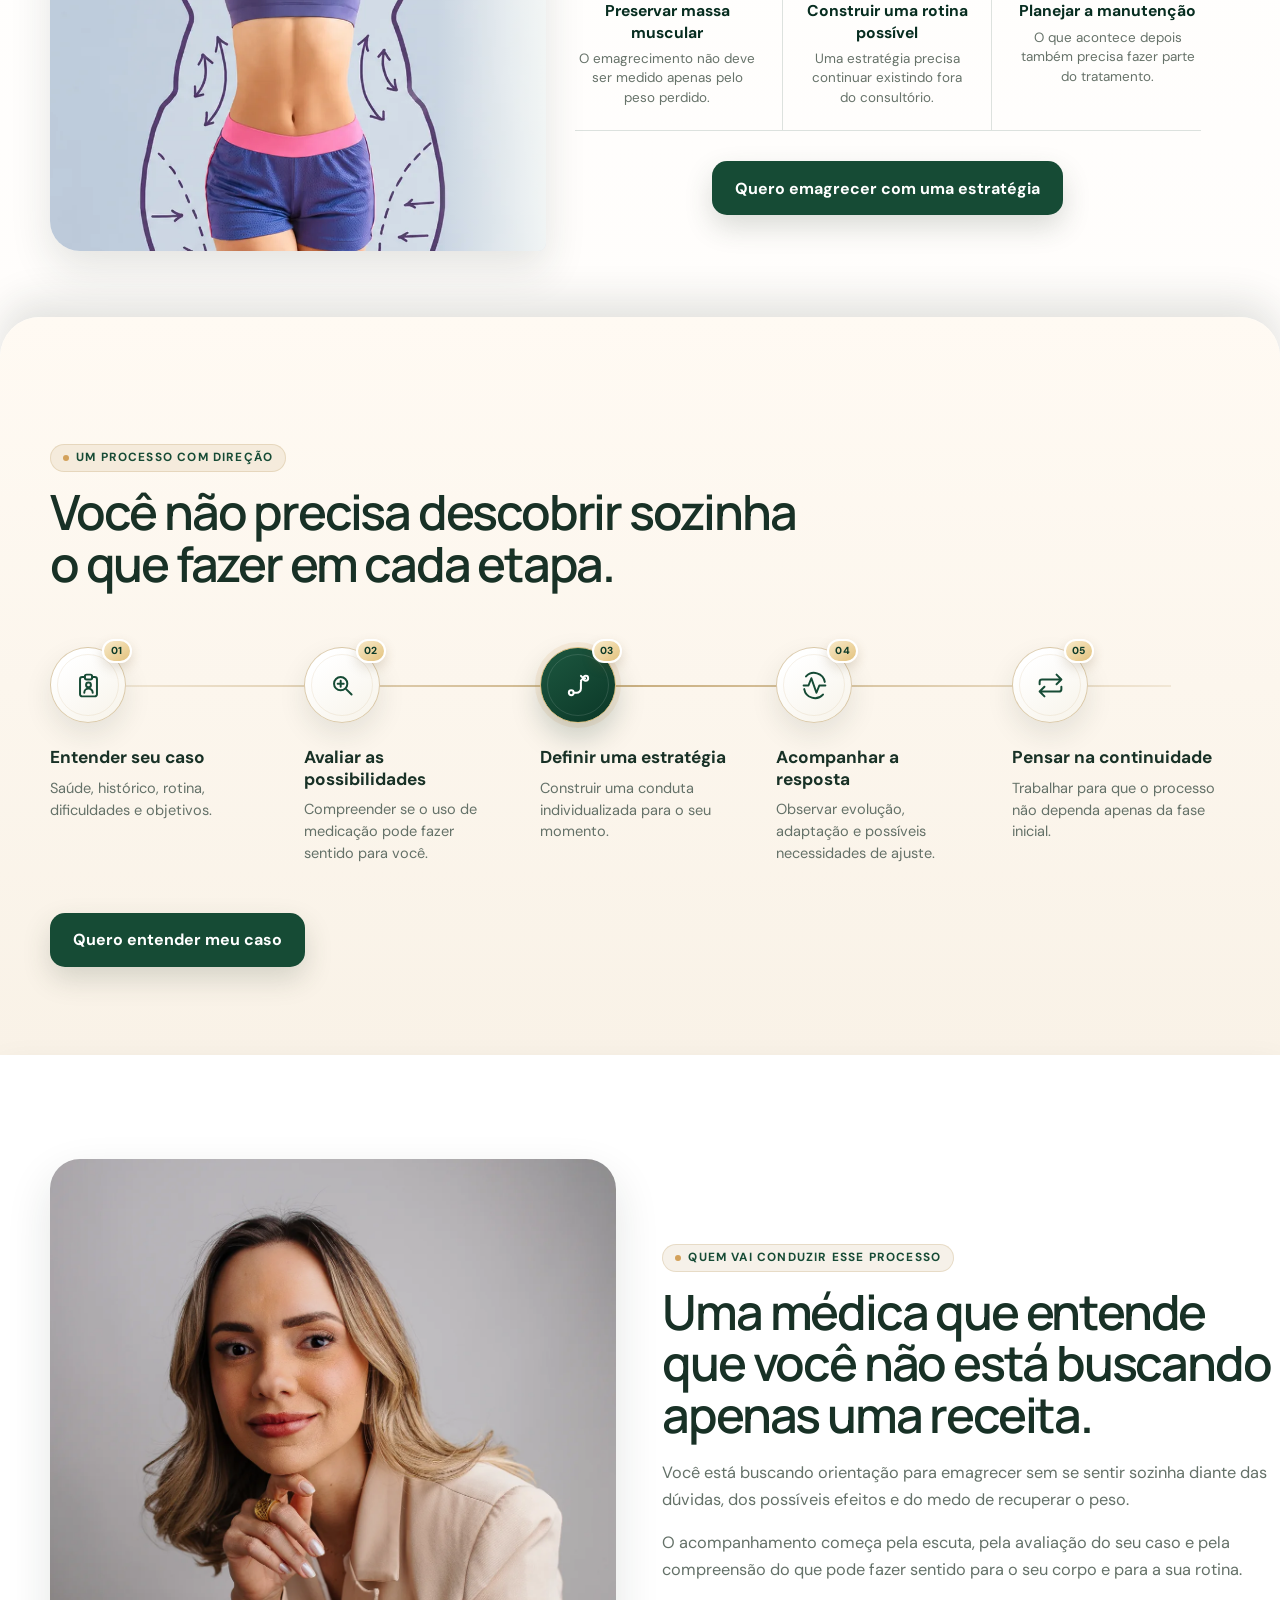
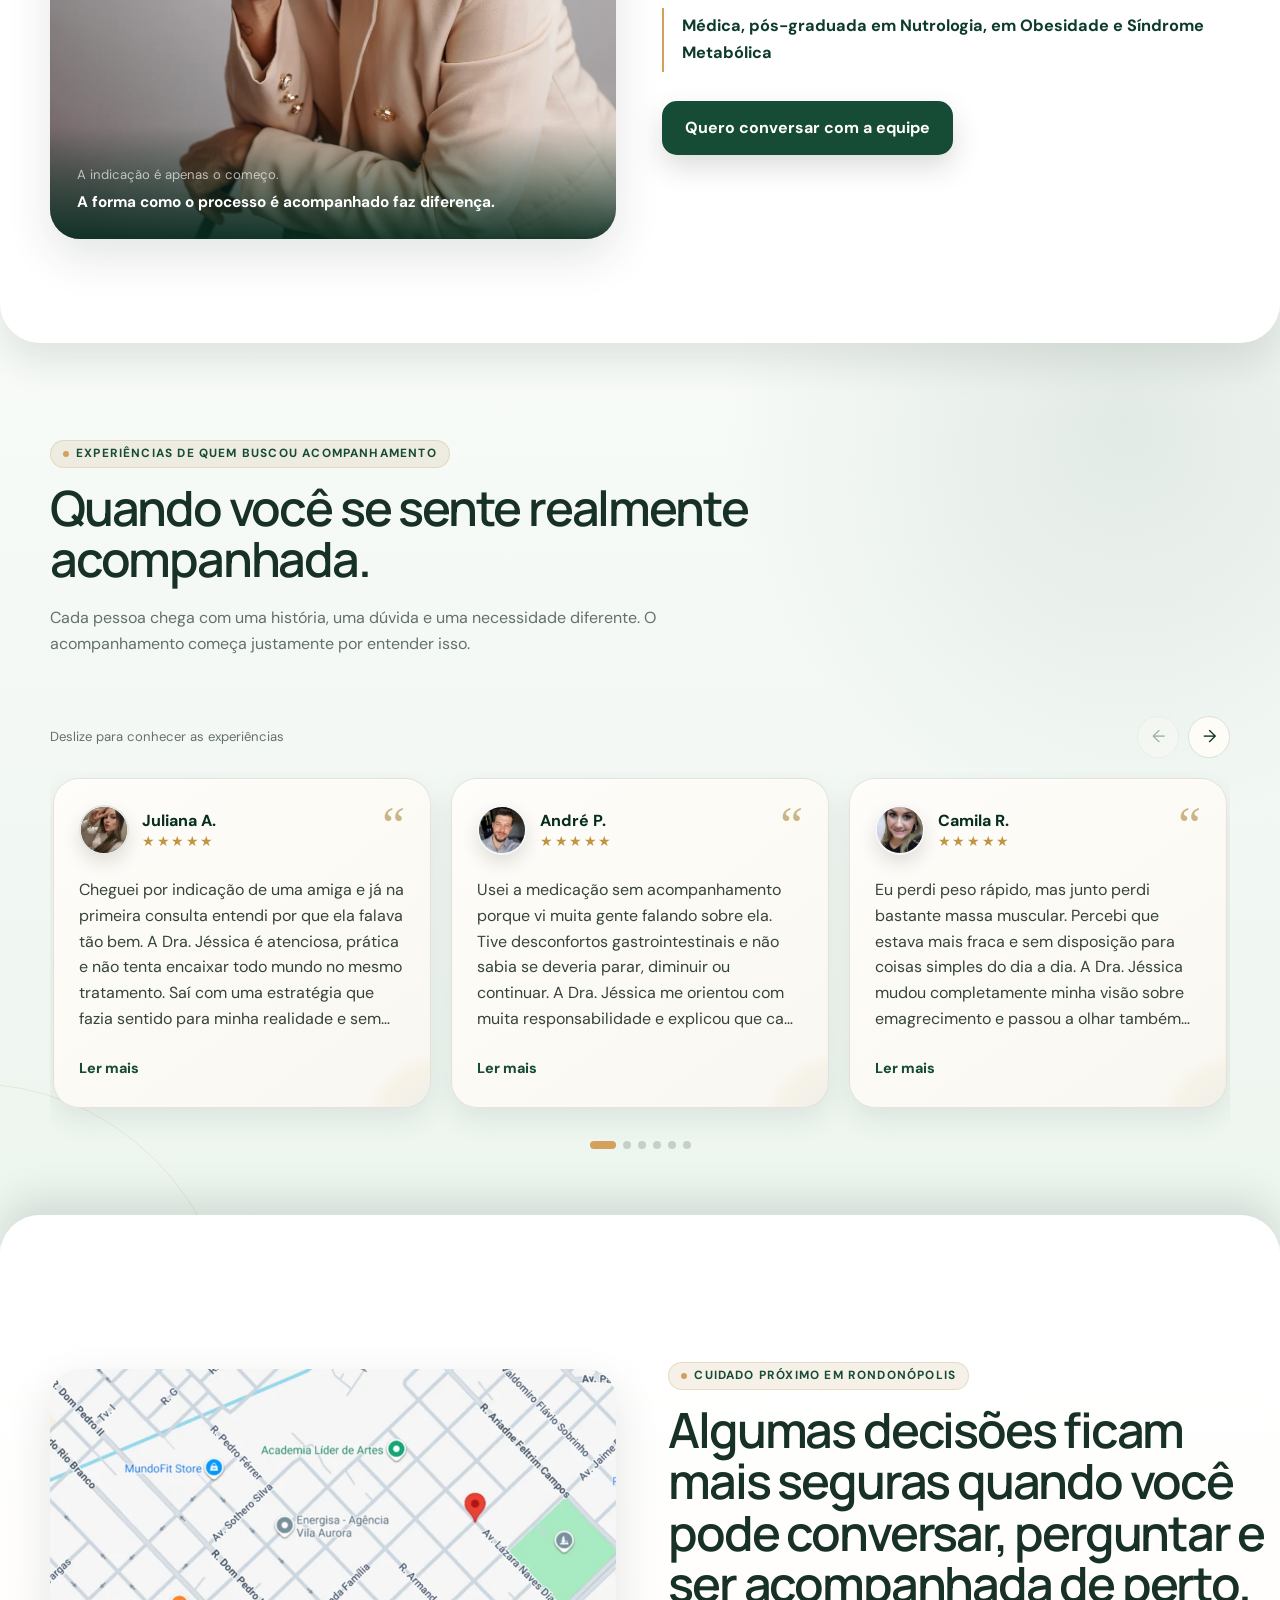
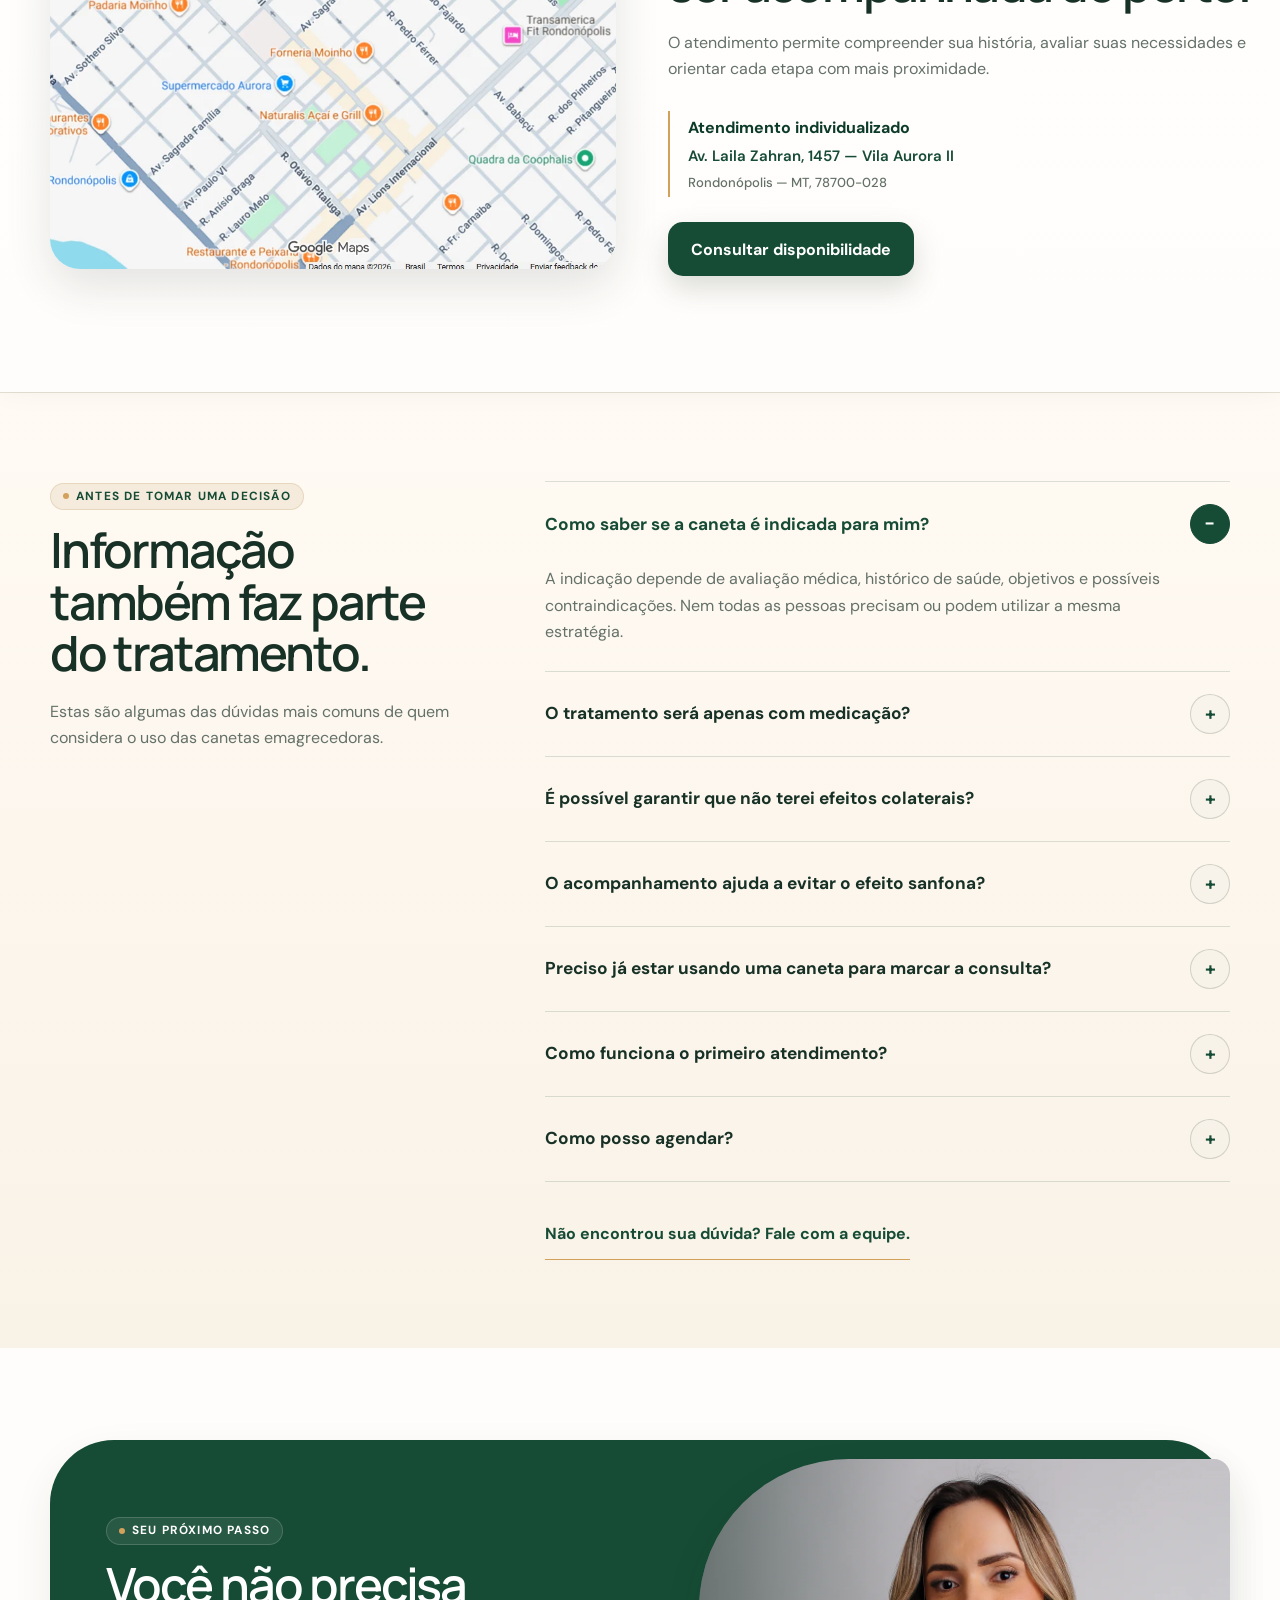
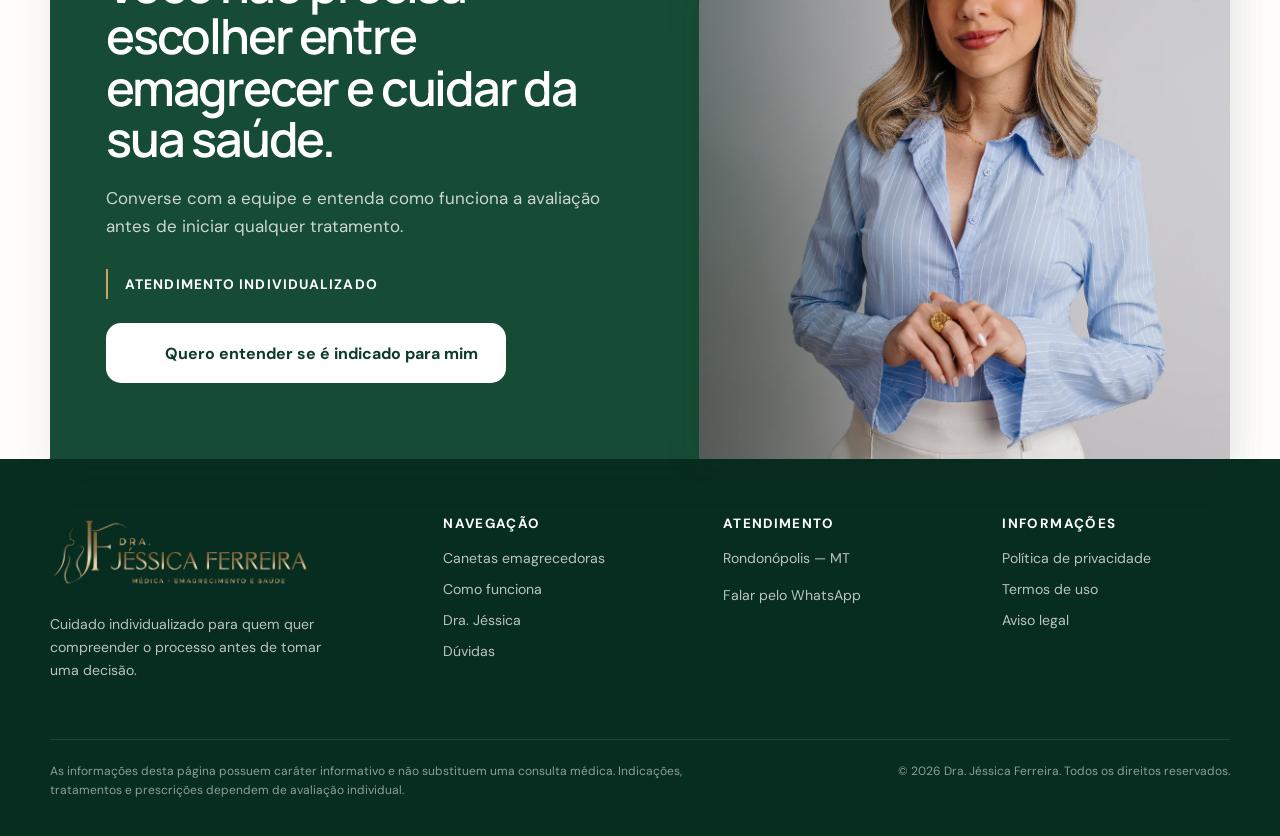
<file: jessica-ferreira/index.html>
<!doctype html>
<html lang="pt-BR">
<head>
  <meta charset="UTF-8">
  <meta name="viewport" content="width=device-width, initial-scale=1.0">
  <meta name="description" content="Avaliação e acompanhamento médico individualizado em Rondonópolis para quem considera o uso de canetas emagrecedoras e quer cuidar da saúde durante o processo.">
  <meta name="robots" content="index, follow">
  <meta name="theme-color" content="#465143">
  <title>Dra. Jéssica Ferreira | Canetas emagrecedoras com acompanhamento</title>
  <!-- SUBSTITUIR PELO DOMÍNIO OFICIAL ANTES DE PUBLICAR -->
  <link rel="canonical" href="https://SEU-DOMINIO-AQUI/">
  <link rel="icon" href="assets/icons/favicon.svg" type="image/svg+xml">
  <link rel="preload" as="image" href="assets/images/jessica/jessica-experience.webp" type="image/webp">
  <link rel="preconnect" href="https://fonts.googleapis.com">
  <link rel="preconnect" href="https://fonts.gstatic.com" crossorigin>
  <link href="https://fonts.googleapis.com/css2?family=DM+Sans:wght@400;500;600;700&family=Manrope:wght@500;600;700&display=swap" rel="stylesheet">
  <meta property="og:type" content="website">
  <meta property="og:locale" content="pt_BR">
  <meta property="og:title" content="Você quer emagrecer, mas sem arriscar sua saúde.">
  <meta property="og:description" content="Entenda se o acompanhamento médico para emagrecimento com canetas pode ser indicado para você.">
  <meta property="og:image" content="assets/images/jessica/jessica-experience.webp">
  <meta property="og:url" content="https://SEU-DOMINIO-AQUI/">
  <meta name="twitter:card" content="summary_large_image">
  <meta name="twitter:title" content="Você quer emagrecer, mas sem arriscar sua saúde.">
  <meta name="twitter:description" content="Acompanhamento médico individualizado em Rondonópolis.">
  <meta name="twitter:image" content="assets/images/jessica/jessica-experience.webp">
  <link rel="stylesheet" href="assets/css/main.min.css">
  <script src="assets/js/main.min.js" defer></script>
  <script async src="https://www.googletagmanager.com/gtag/js?id=G-JVBEXFMYC4"></script>
  <script>
    window.dataLayer = window.dataLayer || [];
    function gtag(){dataLayer.push(arguments);}
    gtag('js', new Date());
    gtag('config', 'G-JVBEXFMYC4');
  </script>
  <script>
    !function(f,b,e,v,n,t,s){
      if(f.fbq)return;
      n=f.fbq=function(){n.callMethod?
      n.callMethod.apply(n,arguments):n.queue.push(arguments)};
      if(!f._fbq)f._fbq=n;
      n.push=n;
      n.loaded=!0;
      n.version='2.0';
      n.queue=[];
      t=b.createElement(e);
      t.async=!0;
      t.src=v;
      s=b.getElementsByTagName(e)[0];
      s.parentNode.insertBefore(t,s)
    }(window, document,'script','https://connect.facebook.net/en_US/fbevents.js');
    fbq('init', '1073203531921409');
    fbq('track', 'PageView');
  </script>
  <script src="assets/js/tracking.min.js" defer></script>
  <script type="application/ld+json">
  {"@context":"https://schema.org","@type":"Physician","name":"Dra. Jéssica Ferreira","description":"Acompanhamento médico individualizado para emagrecimento.","areaServed":{"@type":"City","name":"Rondonópolis"},"url":"https://SEU-DOMINIO-AQUI/"}
  </script>
  <script type="application/ld+json">
  {"@context":"https://schema.org","@type":"FAQPage","mainEntity":[
    {"@type":"Question","name":"Como saber se a caneta é indicada para mim?","acceptedAnswer":{"@type":"Answer","text":"A indicação depende de avaliação médica, histórico de saúde, objetivos e possíveis contraindicações. Nem todas as pessoas precisam ou podem utilizar a mesma estratégia."}},
    {"@type":"Question","name":"O tratamento será apenas com medicação?","acceptedAnswer":{"@type":"Answer","text":"Não necessariamente. A medicação pode fazer parte da estratégia quando houver indicação, mas o acompanhamento também considera alimentação, rotina, composição corporal e manutenção do resultado."}},
    {"@type":"Question","name":"É possível garantir que não terei efeitos colaterais?","acceptedAnswer":{"@type":"Answer","text":"Não é possível garantir ausência de efeitos. O acompanhamento permite orientar, observar a resposta do organismo e avaliar ajustes quando necessário."}},
    {"@type":"Question","name":"O acompanhamento ajuda a evitar o efeito sanfona?","acceptedAnswer":{"@type":"Answer","text":"O objetivo é construir um processo mais sustentável e pensar na manutenção desde o início. Nenhum tratamento pode garantir que o peso nunca será recuperado."}},
    {"@type":"Question","name":"Preciso já estar usando uma caneta para marcar a consulta?","acceptedAnswer":{"@type":"Answer","text":"Não. A consulta pode ser justamente o primeiro passo para entender se essa possibilidade faz sentido para o seu caso."}},
    {"@type":"Question","name":"Como funciona o primeiro atendimento?","acceptedAnswer":{"@type":"Answer","text":"No primeiro contato, a equipe explica como funciona o atendimento, verifica a disponibilidade e orienta sobre os próximos passos."}},
    {"@type":"Question","name":"Como posso agendar?","acceptedAnswer":{"@type":"Answer","text":"Clique em um dos botões da página para conversar com a equipe pelo WhatsApp."}}
  ]}
  </script>
</head>
<body>
  <noscript>
    <img height="1" width="1" style="display:none" src="https://www.facebook.com/tr?id=1073203531921409&amp;ev=PageView&amp;noscript=1" alt="">
  </noscript>
  <a class="skip-link" href="#conteudo">Ir para o conteúdo principal</a>
  <div class="scroll-progress" aria-hidden="true"><span id="scrollProgress"></span></div>

  <header class="site-header" id="siteHeader">
    <div class="container header-inner">
      <a class="brand" href="#inicio" aria-label="Dra. Jéssica Ferreira — início">
        <img class="brand-logo" src="assets/images/brand/jessica-ferreira-logo.webp" alt="Dra. Jéssica Ferreira — Médica, Emagrecimento e Saúde" width="1131" height="301">
      </a>
      <nav class="desktop-nav" aria-label="Navegação principal">
        <a href="#canetas">Canetas emagrecedoras</a><a href="#como-funciona">Como funciona</a><a href="#dra-jessica">Dra. Jéssica</a><a href="#duvidas">Dúvidas</a>
      </nav>
      <a class="btn btn-primary header-cta" href="#" data-whatsapp data-location="header" data-section="header">Quero entender meu caso</a>
      <button class="menu-toggle" type="button" aria-expanded="false" aria-controls="mobileMenu" aria-label="Abrir menu"><span></span><span></span><span></span></button>
    </div>
    <div class="menu-backdrop" data-menu-close></div>
    <nav class="mobile-menu" id="mobileMenu" aria-label="Menu mobile" aria-hidden="true">
      <div class="mobile-menu-top"><img class="brand-logo" src="assets/images/brand/jessica-ferreira-logo.webp" alt="Dra. Jéssica Ferreira" width="1131" height="301"><button type="button" data-menu-close aria-label="Fechar menu">×</button></div>
      <a href="#canetas">Canetas emagrecedoras</a><a href="#como-funciona">Como funciona</a><a href="#dra-jessica">Dra. Jéssica</a><a href="#duvidas">Dúvidas</a>
      <a class="btn btn-primary" href="#" data-whatsapp data-location="header" data-section="mobile_menu">Quero entender meu caso</a>
    </nav>
  </header>

  <main id="conteudo">
    <section class="hero section-break--straight depth-none" id="inicio">
      <div class="container hero-grid">
        <div class="hero-copy reveal">
          <p class="eyebrow">Emagrecimento com acompanhamento médico</p>
          <h1>Você quer emagrecer, mas sem arriscar sua saúde.</h1>
          <p class="hero-lead">As canetas emagrecedoras podem ajudar, mas seu tratamento precisa considerar como o seu corpo responde, os possíveis efeitos e o que acontecerá depois da perda de peso.</p>
          <a class="btn btn-primary btn-large" href="#" data-whatsapp data-location="hero" data-section="hero"><img src="assets/icons/whatsapp.svg" alt="" width="21" height="21">Quero entender se é indicado para mim</a>
        </div>
        <div class="hero-visual reveal">
          <img src="assets/images/jessica/jessica-experience.webp" alt="Dra. Jéssica Ferreira sentada em retrato profissional" width="1200" height="1800" decoding="async" fetchpriority="high">
          <div class="hero-caption">
            <strong>Dra. Jéssica Ferreira</strong>
            <span class="hero-caption-credential">Médica, pós-graduada em Nutrologia, em Obesidade e Síndrome Metabólica</span>
          </div>
        </div>
      </div>

    </section>

    <section class="trust-band section-break--overlap depth-soft" aria-label="Diferenciais do acompanhamento">
      <div class="container trust-panel">
        <article><span>01</span><div><h2>Avaliação individualizada</h2><p>Antes de qualquer conduta, é preciso entender o seu caso.</p></div></article>
        <article><span>02</span><div><h2>Acompanhamento da adaptação</h2><p>A resposta do organismo precisa ser observada ao longo do processo.</p></div></article>
        <article><span>03</span><div><h2>Atendimento individualizado</h2><p>Cuidado próximo em Rondonópolis.</p></div></article>
      </div>
    </section>

    <section class="section questions section-break--curve depth-none" id="canetas">
      <div class="container section-row">
        <div class="section-heading reveal"><p class="section-label">Talvez essa também seja a sua dúvida</p><h2>Você quer o resultado. Mas não quer descobrir os riscos depois.</h2></div>
        <p class="section-intro reveal">Quem considera usar canetas emagrecedoras costuma chegar com dúvidas que vão muito além do peso.</p>
      </div>
      <div class="carousel-shell reveal" data-carousel>
        <div class="container carousel-controls"><span>Deslize para ver</span><div><button type="button" data-carousel-prev aria-label="Pergunta anterior">←</button><button type="button" data-carousel-next aria-label="Próxima pergunta">→</button></div></div>
        <div class="question-track" data-carousel-track tabindex="0" role="region" aria-label="Dúvidas comuns sobre canetas emagrecedoras">
          <article class="question-card"><span class="question-icon" aria-hidden="true"><svg viewBox="0 0 24 24"><path d="M20.8 5.8a5.2 5.2 0 0 0-7.4 0L12 7.2l-1.4-1.4a5.2 5.2 0 0 0-7.4 7.4L12 22l8.8-8.8a5.2 5.2 0 0 0 0-7.4Z"/><path d="M3.8 13h4l1.7-3.4 3.1 6.4 1.8-3h5.8"/></svg></span><h3>“E se eu passar mal?”</h3></article>
          <article class="question-card"><span class="question-icon" aria-hidden="true"><svg viewBox="0 0 24 24"><path d="M9 5H6.8A1.8 1.8 0 0 0 5 6.8v12.4A1.8 1.8 0 0 0 6.8 21h10.4a1.8 1.8 0 0 0 1.8-1.8V6.8A1.8 1.8 0 0 0 17.2 5H15"/><rect x="9" y="3" width="6" height="4" rx="1.4"/><path d="m8.5 13 2.2 2.2 4.8-5"/></svg></span><h3>“Como saber se essa medicação é indicada para mim?”</h3></article>
          <article class="question-card"><span class="question-icon" aria-hidden="true"><svg viewBox="0 0 24 24"><path d="M20 7h-5V2"/><path d="M20 7a8.5 8.5 0 0 0-14.8-2M4 17h5v5"/><path d="M4 17a8.5 8.5 0 0 0 14.8 2"/></svg></span><h3>“O que acontece quando eu parar de usar?”</h3></article>
          <article class="question-card"><span class="question-icon" aria-hidden="true"><svg viewBox="0 0 24 24"><rect x="4" y="3.5" width="16" height="17" rx="4"/><path d="M8 10.5a4 4 0 0 1 8 0"/><path d="m12 10.5 2.1-1.4"/><path d="M8 15.5h8"/></svg></span><h3>“E se eu emagrecer e recuperar tudo depois?”</h3></article>
        </div>
      </div>
    </section>

    <section class="section integrated-process section-break--straight depth-none">
      <div class="container integrated-process-layout">
        <div class="integrated-process-copy reveal">
          <p class="section-label">Mais do que indicar, é preciso acompanhar</p>
          <h2 class="process-headline">
            <span class="process-headline-lead">Usar a caneta é uma decisão importante.</span>
            <span class="process-headline-emphasis">Conduzir o processo com responsabilidade é essencial.</span>
          </h2>
          <p>O medicamento pode ajudar no controle do apetite e no emagrecimento quando há indicação. Mas ele não substitui a avaliação, o acompanhamento nem uma estratégia para manter o resultado.</p>
          <a class="btn btn-primary" href="#" data-whatsapp data-location="side_effects" data-section="side_effects">Quero tirar minhas dúvidas</a>
        </div>

        <div class="integrated-process-panel reveal" aria-label="Pontos acompanhados ao longo do processo">
          <div class="process-visual" aria-hidden="true">
            <span class="visual-halo visual-halo-outer"></span>
            <span class="visual-halo visual-halo-inner"></span>
            <span class="visual-orbit orbit-one"></span>
            <span class="visual-orbit orbit-two"></span>
            <span class="visual-platform"></span>
            <img class="medical-pen" src="assets/images/illustrations/medical-pen-v2-cropped.webp" alt="" width="327" height="1296" loading="lazy" decoding="async">
          </div>

          <div class="process-callouts">
            <article class="process-callout callout-one"><span>01</span><div><h3>Alimentação</h3><p>Estratégias que façam sentido para sua rotina e possam ser mantidas ao longo do processo.</p></div></article>
            <article class="process-callout callout-two"><span>02</span><div><h3>Sono</h3><p>O descanso também interfere na fome, na energia e na forma como o organismo responde.</p></div></article>
            <article class="process-callout callout-three"><span>03</span><div><h3>Massa muscular</h3><p>Emagrecer não deve significar perder estrutura, força e funcionalidade do corpo.</p></div></article>
            <article class="process-callout callout-four"><span>04</span><div><h3>Rotina</h3><p>O plano precisa caber na vida real para ter mais chance de continuidade e resultado.</p></div></article>
            <article class="process-callout callout-five"><span>05</span><div><h3>Comportamento</h3><p>A relação com hábitos e escolhas também influencia a evolução e a manutenção do resultado.</p></div></article>
            <article class="process-callout callout-six"><span>06</span><div><h3>Condições de saúde</h3><p>O contexto clínico ajuda a definir o que é indicado, o que exige atenção e como acompanhar.</p></div></article>
          </div>
        </div>
      </div>

      <div class="container process-support-strip reveal" aria-label="Etapas de apoio ao acompanhamento">
        <article class="process-support-card">
          <div class="support-card-top"><span class="support-icon" aria-hidden="true"><svg viewBox="0 0 24 24"><rect x="8" y="2" width="8" height="4" rx="1"/><path d="M16 4h2a2 2 0 0 1 2 2v14a2 2 0 0 1-2 2H6a2 2 0 0 1-2-2V6a2 2 0 0 1 2-2h2"/><path d="m9 14 2 2 4-4"/></svg></span><span class="support-number">01</span></div>
          <h3>Avaliar antes de começar</h3>
          <p>Entender histórico, condições de saúde e objetivos.</p>
        </article>
        <article class="process-support-card">
          <div class="support-card-top"><span class="support-icon" aria-hidden="true"><svg viewBox="0 0 24 24"><path d="M2 12h4l2.5-6 4 12 2.5-6H22"/><path d="M4 5.5A9 9 0 0 1 12 3a9 9 0 0 1 8 4.8"/><path d="M20 18.5A9 9 0 0 1 12 21a9 9 0 0 1-8-4.8"/></svg></span><span class="support-number">02</span></div>
          <h3>Observar a adaptação</h3>
          <p>Acompanhar como o organismo responde ao processo.</p>
        </article>
        <article class="process-support-card">
          <div class="support-card-top"><span class="support-icon" aria-hidden="true"><svg viewBox="0 0 24 24"><path d="m10.5 20.5 10-10a4.95 4.95 0 0 0-7-7l-10 10a4.95 4.95 0 0 0 7 7Z"/><path d="m8.5 8.5 7 7"/><path d="M18.5 3v3"/><path d="M17 4.5h3"/></svg></span><span class="support-number">03</span></div>
          <h3>Reposição de vitaminas e minerais</h3>
          <p>Avaliar carências e acompanhar nutrientes importantes também faz parte de um processo mais seguro.</p>
        </article>
        <article class="process-support-card">
          <div class="support-card-top"><span class="support-icon" aria-hidden="true"><svg viewBox="0 0 24 24"><path d="M4 21v-7"/><path d="M4 10V3"/><path d="M12 21v-9"/><path d="M12 8V3"/><path d="M20 21v-5"/><path d="M20 12V3"/><path d="M1 14h6"/><path d="M9 8h6"/><path d="M17 16h6"/></svg></span><span class="support-number">04</span></div>
          <h3>Ajustar quando necessário</h3>
          <p>A conduta não precisa permanecer igual durante todo o tratamento.</p>
        </article>
      </div>
    </section>

    <section class="reference-replica maintenance-editorial section-break--curve-inverted depth-soft" aria-labelledby="hospital-reference-title">
      <div class="container reference-hospital">
        <div class="reference-hospital-photo">
          <img src="assets/images/reference/weight-loss-panel-v2.webp" alt="Mulher celebrando a evolução do processo de emagrecimento" width="1448" height="1086" loading="lazy" decoding="async">
        </div>
        <div class="reference-hospital-copy">
            <p class="reference-hospital-label">Perder peso é só uma parte</p>
            <h2 id="hospital-reference-title">Emagrecer e recuperar tudo depois não é o resultado que você procura.</h2>
            <p>Quando todo o processo depende apenas do efeito do medicamento, a manutenção pode se tornar o maior desafio.</p>
          <div class="reference-hospital-services" aria-label="Pilares do tratamento">
            <article data-step="01">
              <span aria-hidden="true">01</span>
              <strong>Preservar massa muscular</strong>
              <p>O emagrecimento não deve ser medido apenas pelo peso perdido.</p>
            </article>
            <article data-step="02">
              <span aria-hidden="true">02</span>
              <strong>Construir uma rotina possível</strong>
              <p>Uma estratégia precisa continuar existindo fora do consultório.</p>
            </article>
            <article data-step="03">
              <span aria-hidden="true">03</span>
              <strong>Planejar a manutenção</strong>
              <p>O que acontece depois também precisa fazer parte do tratamento.</p>
            </article>
          </div>
          <a class="btn btn-primary" href="#" data-whatsapp data-location="maintenance" data-section="maintenance">Quero emagrecer com uma estratégia</a>
        </div>
      </div>
    </section>

    <section class="section journey section-break--straight depth-none" id="como-funciona">
      <div class="container">
        <div class="section-heading reveal"><p class="section-label">Um processo com direção</p><h2>Você não precisa descobrir sozinha o que fazer em cada etapa.</h2></div>
        <div class="journey-line" aria-label="Etapas do acompanhamento">
          <article class="reveal"><span class="journey-marker"><b>01</b><svg aria-hidden="true" viewBox="0 0 24 24"><path d="M9 5H6.8A1.8 1.8 0 0 0 5 6.8v12.4A1.8 1.8 0 0 0 6.8 21h10.4a1.8 1.8 0 0 0 1.8-1.8V6.8A1.8 1.8 0 0 0 17.2 5H15"/><rect x="9" y="3" width="6" height="4" rx="1.4"/><circle cx="12" cy="11.5" r="2"/><path d="M8.5 18a3.5 3.5 0 0 1 7 0"/></svg></span><h3>Entender seu caso</h3><p>Saúde, histórico, rotina, dificuldades e objetivos.</p></article>
          <article class="reveal"><span class="journey-marker"><b>02</b><svg aria-hidden="true" viewBox="0 0 24 24"><circle cx="10.5" cy="10.5" r="5.5"/><path d="m15 15 4.5 4.5M10.5 8v5M8 10.5h5"/></svg></span><h3>Avaliar as possibilidades</h3><p>Compreender se o uso de medicação pode fazer sentido para você.</p></article>
          <article class="reveal is-highlighted"><span class="journey-marker"><b>03</b><svg aria-hidden="true" viewBox="0 0 24 24"><circle cx="6" cy="18" r="2"/><circle cx="18" cy="6" r="2"/><path d="M8 18h2.5a3.5 3.5 0 0 0 3.5-3.5v-5A3.5 3.5 0 0 1 17.5 6H16M14 4l2 2-2 2"/></svg></span><h3>Definir uma estratégia</h3><p>Construir uma conduta individualizada para o seu momento.</p></article>
          <article class="reveal"><span class="journey-marker"><b>04</b><svg aria-hidden="true" viewBox="0 0 24 24"><path d="M3 12h4l2.4-6 4.2 12 2.4-6h5"/><path d="M5 4.5A9 9 0 0 1 20.5 9M19 19.5A9 9 0 0 1 3.5 15"/></svg></span><h3>Acompanhar a resposta</h3><p>Observar evolução, adaptação e possíveis necessidades de ajuste.</p></article>
          <article class="reveal"><span class="journey-marker"><b>05</b><svg aria-hidden="true" viewBox="0 0 24 24"><path d="M17 3l4 4-4 4M3 11V9a2 2 0 0 1 2-2h16M7 21l-4-4 4-4M21 13v2a2 2 0 0 1-2 2H3"/></svg></span><h3>Pensar na continuidade</h3><p>Trabalhar para que o processo não dependa apenas da fase inicial.</p></article>
        </div>
        <a class="btn btn-primary journey-cta reveal" href="#" data-whatsapp data-location="journey" data-section="journey">Quero entender meu caso</a>
      </div>
    </section>

    <section class="section doctor section-break--overlap section-break--organic depth-soft" id="dra-jessica">
      <div class="container doctor-grid">
        <div class="doctor-photo reveal"><img src="assets/images/jessica/jessica-about.webp" alt="Dra. Jéssica Ferreira em retrato profissional" width="1200" height="1800" loading="lazy" decoding="async"><div class="doctor-photo-note"><span>A indicação é apenas o começo.</span><strong>A forma como o processo é acompanhado faz diferença.</strong></div></div>
        <div class="section-heading reveal"><p class="section-label">Quem vai conduzir esse processo</p><h2>Uma médica que entende que você não está buscando apenas uma receita.</h2><p>Você está buscando orientação para emagrecer sem se sentir sozinha diante das dúvidas, dos possíveis efeitos e do medo de recuperar o peso.</p><p>O acompanhamento começa pela escuta, pela avaliação do seu caso e pela compreensão do que pode fazer sentido para o seu corpo e para a sua rotina.</p><p class="doctor-credential">Médica, pós-graduada em Nutrologia, em Obesidade e Síndrome Metabólica</p><a class="btn btn-primary" href="#" data-whatsapp data-location="doctor" data-section="doctor">Quero conversar com a equipe</a><!-- INSERIR CRM/RQE SOMENTE APÓS CONFIRMAÇÃO --></div>
      </div>
    </section>

    <section class="section testimonials section-break--straight depth-none" id="depoimentos" aria-labelledby="testimonials-title">
      <div class="container">
        <div class="testimonials-head reveal">
          <div class="section-heading">
            <p class="section-label">EXPERIÊNCIAS DE QUEM BUSCOU ACOMPANHAMENTO</p>
            <h2 id="testimonials-title">Quando você se sente realmente acompanhada.</h2>
            <p>Cada pessoa chega com uma história, uma dúvida e uma necessidade diferente. O acompanhamento começa justamente por entender isso.</p>
          </div>
        </div>

        <div class="testimonials-carousel reveal" data-testimonials-carousel>
          <div class="testimonials-toolbar">
            <span>Deslize para conhecer as experiências</span>
            <div class="testimonial-controls" aria-label="Controles do carrossel">
              <button type="button" data-testimonial-prev aria-label="Depoimento anterior">←</button>
              <button type="button" data-testimonial-next aria-label="Próximo depoimento">→</button>
            </div>
          </div>

          <div class="testimonials-track" data-testimonials-track tabindex="0" role="region" aria-label="Depoimentos ilustrativos sobre o acompanhamento">
            <!-- DEPOIMENTO ILUSTRATIVO: substituir por avaliação real e autorizada antes da publicação -->
            <article class="testimonial-card" data-status="placeholder" data-gender="female">
              <header><span class="testimonial-avatar avatar-green" aria-hidden="true"><img src="assets/images/testimonials/testimonial-01.webp" alt="" width="256" height="256" loading="lazy" decoding="async"></span><div><h3>Juliana A.</h3><span class="testimonial-stars" aria-label="5 de 5 estrelas">★★★★★</span></div><span class="testimonial-quote" aria-hidden="true">“</span></header>
              <p class="testimonial-text" id="testimonial-text-1">Cheguei por indicação de uma amiga e já na primeira consulta entendi por que ela falava tão bem. A Dra. Jéssica é atenciosa, prática e não tenta encaixar todo mundo no mesmo tratamento. Saí com uma estratégia que fazia sentido para minha realidade e sem aquelas promessas milagrosas. Experiência maravilhosa! 🌿</p>
              <button class="testimonial-toggle" type="button" aria-expanded="false" aria-controls="testimonial-text-1">Ler mais</button>
            </article>

            <!-- DEPOIMENTO ILUSTRATIVO: substituir por avaliação real e autorizada antes da publicação -->
            <article class="testimonial-card" data-status="placeholder" data-gender="male">
              <header><span class="testimonial-avatar avatar-blue" aria-hidden="true"><img src="assets/images/testimonials/testimonial-02.webp" alt="" width="256" height="256" loading="lazy" decoding="async"></span><div><h3>André P.</h3><span class="testimonial-stars" aria-label="5 de 5 estrelas">★★★★★</span></div><span class="testimonial-quote" aria-hidden="true">“</span></header>
              <p class="testimonial-text" id="testimonial-text-2">Usei a medicação sem acompanhamento porque vi muita gente falando sobre ela. Tive desconfortos gastrointestinais e não sabia se deveria parar, diminuir ou continuar. A Dra. Jéssica me orientou com muita responsabilidade e explicou que cada resposta do organismo precisa ser avaliada. Me senti acolhido e, principalmente, bem informado. 🙌</p>
              <button class="testimonial-toggle" type="button" aria-expanded="false" aria-controls="testimonial-text-2">Ler mais</button>
            </article>

            <!-- DEPOIMENTO ILUSTRATIVO: substituir por avaliação real e autorizada antes da publicação -->
            <article class="testimonial-card" data-status="placeholder" data-gender="female">
              <header><span class="testimonial-avatar avatar-lilac" aria-hidden="true"><img src="assets/images/testimonials/testimonial-03.webp" alt="" width="256" height="256" loading="lazy" decoding="async"></span><div><h3>Camila R.</h3><span class="testimonial-stars" aria-label="5 de 5 estrelas">★★★★★</span></div><span class="testimonial-quote" aria-hidden="true">“</span></header>
              <p class="testimonial-text" id="testimonial-text-3">Eu perdi peso rápido, mas junto perdi bastante massa muscular. Percebi que estava mais fraca e sem disposição para coisas simples do dia a dia. A Dra. Jéssica mudou completamente minha visão sobre emagrecimento e passou a olhar também para força, alimentação e composição corporal. Foi um cuidado que eu não tinha antes. 💪✨</p>
              <button class="testimonial-toggle" type="button" aria-expanded="false" aria-controls="testimonial-text-3">Ler mais</button>
            </article>

            <!-- DEPOIMENTO ILUSTRATIVO: substituir por avaliação real e autorizada antes da publicação -->
            <article class="testimonial-card" data-status="placeholder" data-gender="male">
              <header><span class="testimonial-avatar avatar-beige" aria-hidden="true"><img src="assets/images/testimonials/testimonial-04.webp" alt="" width="256" height="256" loading="lazy" decoding="async"></span><div><h3>Rafael C.</h3><span class="testimonial-stars" aria-label="5 de 5 estrelas">★★★★★</span></div><span class="testimonial-quote" aria-hidden="true">“</span></header>
              <p class="testimonial-text" id="testimonial-text-4">Eu imaginava que a consulta seria apenas para receber uma prescrição, mas foi muito mais completa. Falamos sobre sono, alimentação, exames, rotina de trabalho e até sobre minha dificuldade de manter hábitos. Gostei porque o tratamento foi pensado para mim e não baseado apenas no número da balança. 👏</p>
              <button class="testimonial-toggle" type="button" aria-expanded="false" aria-controls="testimonial-text-4">Ler mais</button>
            </article>

            <!-- DEPOIMENTO ILUSTRATIVO: substituir por avaliação real e autorizada antes da publicação -->
            <article class="testimonial-card" data-status="placeholder" data-gender="female">
              <header><span class="testimonial-avatar avatar-blue" aria-hidden="true"><img src="assets/images/testimonials/testimonial-05.webp" alt="" width="256" height="256" loading="lazy" decoding="async"></span><div><h3>Patrícia M.</h3><span class="testimonial-stars" aria-label="5 de 5 estrelas">★★★★★</span></div><span class="testimonial-quote" aria-hidden="true">“</span></header>
              <p class="testimonial-text" id="testimonial-text-5">Meu cabelo começou a cair muito depois que iniciei o processo e eu fiquei desesperada. Achei que era algo normal e que precisava apenas esperar passar. A Dra. Jéssica investigou minha alimentação, exames, vitaminas e rotina. Gostei porque ela não minimizou o que eu estava sentindo e explicou tudo de forma muito clara. ❤️</p>
              <button class="testimonial-toggle" type="button" aria-expanded="false" aria-controls="testimonial-text-5">Ler mais</button>
            </article>

            <!-- DEPOIMENTO ILUSTRATIVO: substituir por avaliação real e autorizada antes da publicação -->
            <article class="testimonial-card" data-status="placeholder" data-gender="female">
              <header><span class="testimonial-avatar avatar-green" aria-hidden="true"><img src="assets/images/testimonials/testimonial-06.webp" alt="" width="256" height="256" loading="lazy" decoding="async"></span><div><h3>Renata L.</h3><span class="testimonial-stars" aria-label="5 de 5 estrelas">★★★★★</span></div><span class="testimonial-quote" aria-hidden="true">“</span></header>
              <p class="testimonial-text" id="testimonial-text-6">O meu maior medo era emagrecer e recuperar tudo de novo, porque já passei por isso várias vezes. Na consulta, conversamos muito sobre o que aconteceria depois da perda de peso, e não apenas sobre o início. Pela primeira vez senti que existia um plano de verdade para manutenção. Isso fez toda a diferença para mim. 😊</p>
              <button class="testimonial-toggle" type="button" aria-expanded="false" aria-controls="testimonial-text-6">Ler mais</button>
            </article>

            <!-- DEPOIMENTO ILUSTRATIVO: substituir por avaliação real e autorizada antes da publicação -->
            <article class="testimonial-card" data-status="placeholder" data-gender="male">
              <header><span class="testimonial-avatar avatar-lilac" aria-hidden="true"><img src="assets/images/testimonials/testimonial-07.webp" alt="" width="256" height="256" loading="lazy" decoding="async"></span><div><h3>Lucas F.</h3><span class="testimonial-stars" aria-label="5 de 5 estrelas">★★★★★</span></div><span class="testimonial-quote" aria-hidden="true">“</span></header>
              <p class="testimonial-text" id="testimonial-text-7">Fui até a Dra. Jéssica porque estava perdendo peso, mas também muita energia para treinar e trabalhar. Ela analisou meu caso com cuidado e mostrou que o objetivo não poderia ser apenas emagrecer rápido. O acompanhamento tem sido muito mais equilibrado e hoje consigo enxergar o processo de uma forma mais saudável. 🚀</p>
              <button class="testimonial-toggle" type="button" aria-expanded="false" aria-controls="testimonial-text-7">Ler mais</button>
            </article>

            <!-- DEPOIMENTO ILUSTRATIVO: substituir por avaliação real e autorizada antes da publicação -->
            <article class="testimonial-card" data-status="placeholder" data-gender="female">
              <header><span class="testimonial-avatar avatar-beige" aria-hidden="true"><img src="assets/images/testimonials/testimonial-08.webp" alt="" width="256" height="256" loading="lazy" decoding="async"></span><div><h3>Mariana S.</h3><span class="testimonial-stars" aria-label="5 de 5 estrelas">★★★★★</span></div><span class="testimonial-quote" aria-hidden="true">“</span></header>
              <p class="testimonial-text" id="testimonial-text-8">Comecei a usar a medicação por conta própria e, no início, achei que estava tudo bem. Depois vieram enjoos fortes, fraqueza e muita dificuldade para me alimentar. Na consulta, a Dra. Jéssica ouviu tudo com calma e me explicou que não era só ‘aguentar os efeitos’. Hoje me sinto muito mais segura com o acompanhamento. 🙏</p>
              <button class="testimonial-toggle" type="button" aria-expanded="false" aria-controls="testimonial-text-8">Ler mais</button>
            </article>
          </div>

          <div class="testimonial-indicators" data-testimonial-indicators aria-label="Selecionar depoimento"></div>
        </div>
      </div>
    </section>

    <section class="section location section-break--floating depth-medium" id="atendimento">
      <div class="container location-card">
        <div class="location-photo reveal"><img src="assets/images/jessica/mapa-av-laila-zahran.webp" alt="Mapa da região da Avenida Laila Zahran, em Rondonópolis" width="1301" height="778" loading="lazy" decoding="async"></div>
        <div class="section-heading reveal"><p class="section-label">Cuidado próximo em Rondonópolis</p><h2>Algumas decisões ficam mais seguras quando você pode conversar, perguntar e ser acompanhada de perto.</h2><p>O atendimento permite compreender sua história, avaliar suas necessidades e orientar cada etapa com mais proximidade.</p><div class="location-detail"><strong>Atendimento individualizado</strong><span>Av. Laila Zahran, 1457 — Vila Aurora II</span><small>Rondonópolis — MT, 78700-028</small></div><a class="btn btn-primary" href="#" data-whatsapp data-location="location" data-section="location">Consultar disponibilidade</a><!-- INSERIR ENDEREÇO E HORÁRIOS SOMENTE APÓS CONFIRMAÇÃO --></div>
      </div>
    </section>

    <section class="section faq section-break--straight depth-none" id="duvidas">
      <div class="container faq-layout">
        <div class="section-heading reveal"><p class="section-label">Antes de tomar uma decisão</p><h2>Informação também faz parte do tratamento.</h2><p>Estas são algumas das dúvidas mais comuns de quem considera o uso das canetas emagrecedoras.</p></div>
        <div class="faq-content reveal">
          <div class="faq-list">
            <article class="faq-item is-open"><h3><button type="button" aria-expanded="true" aria-controls="faq-1"><span>Como saber se a caneta é indicada para mim?</span><i aria-hidden="true">−</i></button></h3><div id="faq-1" class="faq-panel"><p>A indicação depende de avaliação médica, histórico de saúde, objetivos e possíveis contraindicações. Nem todas as pessoas precisam ou podem utilizar a mesma estratégia.</p></div></article>
            <article class="faq-item"><h3><button type="button" aria-expanded="false" aria-controls="faq-2"><span>O tratamento será apenas com medicação?</span><i aria-hidden="true">+</i></button></h3><div id="faq-2" class="faq-panel" hidden><p>Não necessariamente. A medicação pode fazer parte da estratégia quando houver indicação, mas o acompanhamento também considera alimentação, rotina, composição corporal e manutenção do resultado.</p></div></article>
            <article class="faq-item"><h3><button type="button" aria-expanded="false" aria-controls="faq-3"><span>É possível garantir que não terei efeitos colaterais?</span><i aria-hidden="true">+</i></button></h3><div id="faq-3" class="faq-panel" hidden><p>Não é possível garantir ausência de efeitos. O acompanhamento permite orientar, observar a resposta do organismo e avaliar ajustes quando necessário.</p></div></article>
            <article class="faq-item"><h3><button type="button" aria-expanded="false" aria-controls="faq-4"><span>O acompanhamento ajuda a evitar o efeito sanfona?</span><i aria-hidden="true">+</i></button></h3><div id="faq-4" class="faq-panel" hidden><p>O objetivo é construir um processo mais sustentável e pensar na manutenção desde o início. Nenhum tratamento pode garantir que o peso nunca será recuperado, mas uma estratégia mais completa pode reduzir a dependência exclusiva da medicação.</p></div></article>
            <article class="faq-item"><h3><button type="button" aria-expanded="false" aria-controls="faq-5"><span>Preciso já estar usando uma caneta para marcar a consulta?</span><i aria-hidden="true">+</i></button></h3><div id="faq-5" class="faq-panel" hidden><p>Não. A consulta pode ser justamente o primeiro passo para entender se essa possibilidade faz sentido para o seu caso.</p></div></article>
            <article class="faq-item"><h3><button type="button" aria-expanded="false" aria-controls="faq-6"><span>Como funciona o primeiro atendimento?</span><i aria-hidden="true">+</i></button></h3><div id="faq-6" class="faq-panel" hidden><p>No primeiro contato, a equipe explica como funciona o atendimento, verifica a disponibilidade e orienta sobre os próximos passos.</p></div></article>
            <article class="faq-item"><h3><button type="button" aria-expanded="false" aria-controls="faq-7"><span>Como posso agendar?</span><i aria-hidden="true">+</i></button></h3><div id="faq-7" class="faq-panel" hidden><p>Clique em um dos botões da página para conversar com a equipe pelo WhatsApp.</p></div></article>
          </div>
          <a class="text-link faq-cta" href="#" data-whatsapp data-location="faq" data-section="faq">Não encontrou sua dúvida? Fale com a equipe.</a>
        </div>
      </div>
    </section>

    <section class="final-cta section-break--floating depth-soft">
      <div class="container final-card">
        <div class="final-copy reveal"><p class="eyebrow light">SEU PRÓXIMO PASSO</p><h2>Você não precisa escolher entre emagrecer e cuidar da sua saúde.</h2><p>Converse com a equipe e entenda como funciona a avaliação antes de iniciar qualquer tratamento.</p><strong class="final-presential">Atendimento individualizado</strong><a class="btn btn-light btn-large" href="#" data-whatsapp data-location="final_cta" data-section="final_cta"><img src="assets/icons/whatsapp.svg" alt="" width="21" height="21">Quero entender se é indicado para mim</a></div>
        <div class="final-photo reveal"><img src="assets/images/jessica/jessica-final-cta.webp" alt="Dra. Jéssica Ferreira em retrato profissional" width="1100" height="1650" loading="lazy" decoding="async"></div>
      </div>
    </section>
  </main>

  <footer class="site-footer">
    <div class="container footer-grid">
      <div><a class="brand footer-brand" href="#inicio" aria-label="Dra. Jéssica Ferreira — início"><img class="brand-logo" src="assets/images/brand/jessica-ferreira-logo.webp" alt="Dra. Jéssica Ferreira — Médica, Emagrecimento e Saúde" width="1131" height="301" loading="lazy" decoding="async"></a><p>Cuidado individualizado para quem quer compreender o processo antes de tomar uma decisão.</p></div>
      <div><h2>Navegação</h2><a href="#canetas">Canetas emagrecedoras</a><a href="#como-funciona">Como funciona</a><a href="#dra-jessica">Dra. Jéssica</a><a href="#duvidas">Dúvidas</a></div>
      <div><h2>Atendimento</h2><p>Rondonópolis — MT</p><a href="#" data-whatsapp data-location="footer" data-section="footer">Falar pelo WhatsApp</a></div>
      <div><h2>Informações</h2><a href="legal.html#privacidade">Política de privacidade</a><a href="legal.html#termos">Termos de uso</a><a href="#aviso-legal">Aviso legal</a></div>
    </div>
    <div class="container footer-legal" id="aviso-legal"><p>As informações desta página possuem caráter informativo e não substituem uma consulta médica. Indicações, tratamentos e prescrições dependem de avaliação individual.</p><p>© <span id="currentYear"></span> Dra. Jéssica Ferreira. Todos os direitos reservados. <!-- INSERIR CRM CONFIRMADO --></p></div>
  </footer>

  <a class="whatsapp-floating" href="#" data-whatsapp data-location="floating_button" data-section="floating_button" aria-label="Falar no WhatsApp"><img src="assets/icons/whatsapp.svg" alt="" width="32" height="32"></a>
</body>
</html>
</file>
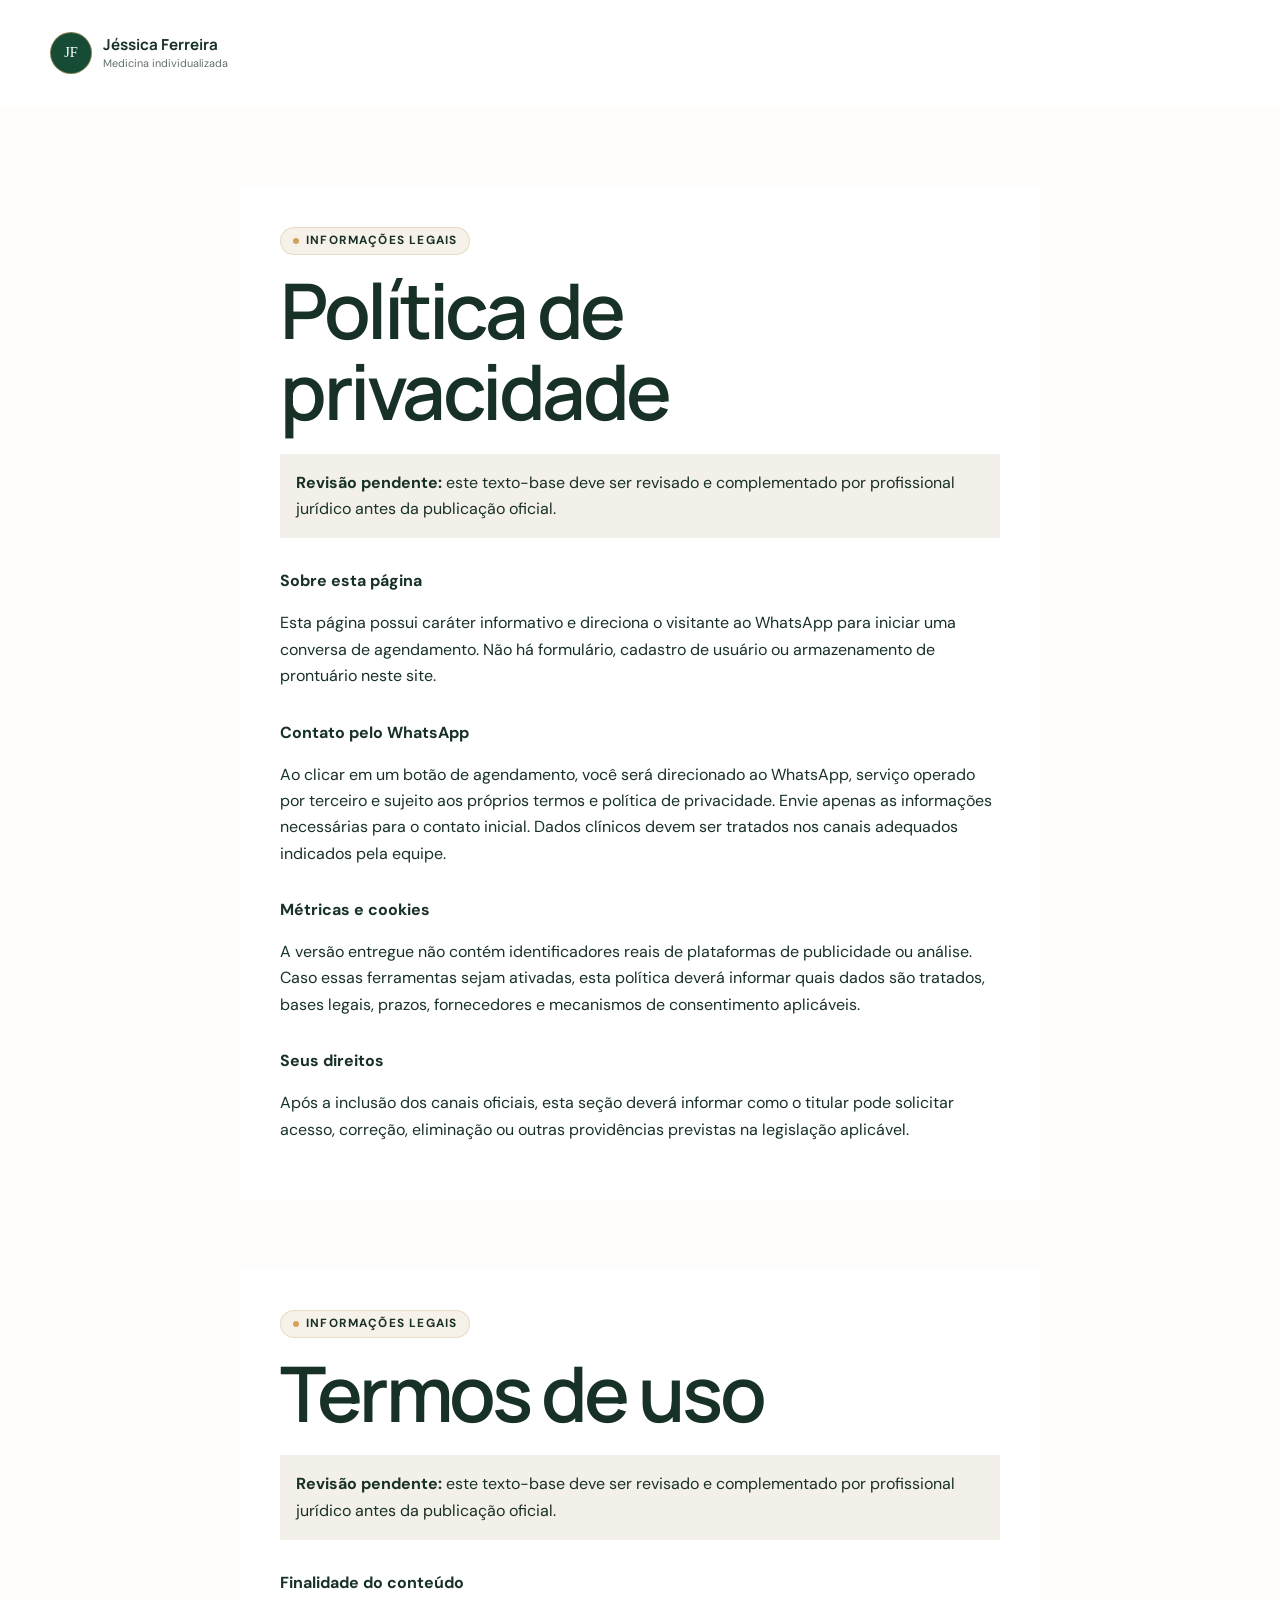
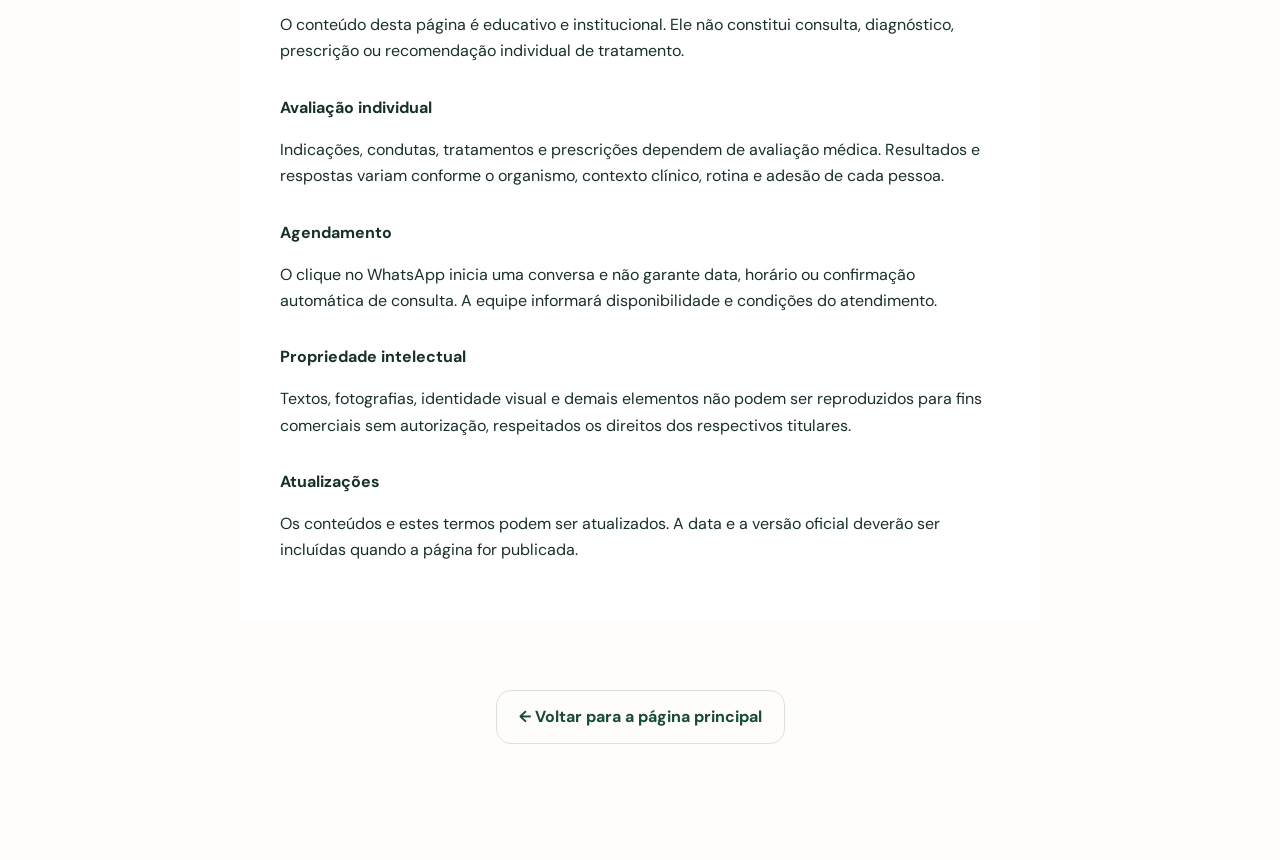
<file: legal.html>
<!doctype html>
<html lang="pt-BR">
<head>
  <meta charset="UTF-8">
  <meta name="viewport" content="width=device-width, initial-scale=1.0">
  <meta name="robots" content="noindex, follow">
  <meta name="theme-color" content="#465143">
  <title>Privacidade e Termos | Dra. Jéssica Ferreira</title>
  <link rel="icon" href="assets/icons/favicon.svg" type="image/svg+xml">
  <link rel="preconnect" href="https://fonts.googleapis.com">
  <link rel="preconnect" href="https://fonts.gstatic.com" crossorigin>
  <link href="https://fonts.googleapis.com/css2?family=DM+Sans:wght@400;500;600;700&family=Manrope:wght@500;600;700&display=swap" rel="stylesheet">
  <link rel="stylesheet" href="assets/css/main.min.css">
  <style>
    .legal-header{padding:32px 0;border-bottom:1px solid var(--color-border);background:#fff}.legal-main{padding:80px 0 100px}.legal-main article{max-width:800px;margin:0 auto 70px;padding:40px;border:1px solid var(--color-border);border-radius:var(--radius-medium);background:#fff;box-shadow:var(--shadow-small)}.legal-main h1{font-size:clamp(2.8rem,6vw,5rem)}.legal-main h2{margin-top:35px;font-family:var(--font-body);font-size:1rem;font-weight:700;letter-spacing:0}.legal-main li,.legal-main p{color:var(--color-text-soft)}.legal-note{padding:16px;border-left:2px solid var(--color-gold);background:#f3f0e9}@media(max-width:480px){.legal-main{padding:50px 0}.legal-main article{padding:25px 18px}}
  </style>
</head>
<body>
  <header class="legal-header"><div class="container"><a class="brand" href="index.html" aria-label="Voltar ao início"><span class="brand-monogram">JF</span><span><strong>Jéssica Ferreira</strong><small>Medicina individualizada</small></span></a></div></header>
  <main class="legal-main">
    <div class="container">
      <article id="privacidade">
        <p class="section-label">Informações legais</p><h1>Política de privacidade</h1>
        <p class="legal-note"><strong>Revisão pendente:</strong> este texto-base deve ser revisado e complementado por profissional jurídico antes da publicação oficial.</p>
        <h2>Sobre esta página</h2><p>Esta página possui caráter informativo e direciona o visitante ao WhatsApp para iniciar uma conversa de agendamento. Não há formulário, cadastro de usuário ou armazenamento de prontuário neste site.</p>
        <h2>Contato pelo WhatsApp</h2><p>Ao clicar em um botão de agendamento, você será direcionado ao WhatsApp, serviço operado por terceiro e sujeito aos próprios termos e política de privacidade. Envie apenas as informações necessárias para o contato inicial. Dados clínicos devem ser tratados nos canais adequados indicados pela equipe.</p>
        <h2>Métricas e cookies</h2><p>A versão entregue não contém identificadores reais de plataformas de publicidade ou análise. Caso essas ferramentas sejam ativadas, esta política deverá informar quais dados são tratados, bases legais, prazos, fornecedores e mecanismos de consentimento aplicáveis.</p>
        <h2>Seus direitos</h2><p>Após a inclusão dos canais oficiais, esta seção deverá informar como o titular pode solicitar acesso, correção, eliminação ou outras providências previstas na legislação aplicável.</p>
        <!-- INSERIR CONTROLADOR, CONTATO DE PRIVACIDADE, DATA DA VERSÃO E DEMAIS INFORMAÇÕES APÓS REVISÃO JURÍDICA -->
      </article>
      <article id="termos">
        <p class="section-label">Informações legais</p><h1>Termos de uso</h1>
        <p class="legal-note"><strong>Revisão pendente:</strong> este texto-base deve ser revisado e complementado por profissional jurídico antes da publicação oficial.</p>
        <h2>Finalidade do conteúdo</h2><p>O conteúdo desta página é educativo e institucional. Ele não constitui consulta, diagnóstico, prescrição ou recomendação individual de tratamento.</p>
        <h2>Avaliação individual</h2><p>Indicações, condutas, tratamentos e prescrições dependem de avaliação médica. Resultados e respostas variam conforme o organismo, contexto clínico, rotina e adesão de cada pessoa.</p>
        <h2>Agendamento</h2><p>O clique no WhatsApp inicia uma conversa e não garante data, horário ou confirmação automática de consulta. A equipe informará disponibilidade e condições do atendimento.</p>
        <h2>Propriedade intelectual</h2><p>Textos, fotografias, identidade visual e demais elementos não podem ser reproduzidos para fins comerciais sem autorização, respeitados os direitos dos respectivos titulares.</p>
        <h2>Atualizações</h2><p>Os conteúdos e estes termos podem ser atualizados. A data e a versão oficial deverão ser incluídas quando a página for publicada.</p>
        <!-- INSERIR RESPONSÁVEL, CONTATO, FORO, DATA DA VERSÃO E DEMAIS INFORMAÇÕES APÓS REVISÃO JURÍDICA -->
      </article>
      <p style="text-align:center"><a class="btn btn-secondary" href="index.html">← Voltar para a página principal</a></p>
    </div>
  </main>
</body>
</html>
</file>
<file: assets/css/main.min.css>
:root{--green:#164b35;--green-dark:#0d3b29;--green-deep:#072d20;--gold:#d3a15b;--caramel:#74482f;--cream:#faf5ec;--paper:#fffdfb;--blue:#f5f8f5;--text:#183126;--muted:#647168;--line:rgba(13,59,41,.14);--shadow-main:0 18px 45px rgba(28,43,34,.12);--shadow-soft:0 8px 24px rgba(28,43,34,.08);--shadow-float:0 22px 55px rgba(28,43,34,.16);--section-curve-large:96px;--section-curve-mobile:44px;--section-overlap-large:56px;--section-overlap-mobile:28px;--shadow-none:none;--shadow-soft:0 16px 40px rgba(30,52,41,.08);--shadow-medium:0 24px 60px rgba(30,52,41,.14);--radius:22px;--container:1180px}*{box-sizing:border-box}html{scroll-behavior:auto;scroll-padding-top:86px}body{margin:0;min-width:320px;overflow-x:hidden;color:var(--text);background:var(--paper);font-family:"DM Sans",Arial,sans-serif;font-size:16px;line-height:1.65;-webkit-font-smoothing:antialiased}img{display:block;max-width:100%}a{color:inherit;text-decoration:none}button,a{-webkit-tap-highlight-color:transparent}button{font:inherit}.container{width:min(calc(100% - 44px),var(--container));margin-inline:auto}.section{padding:82px 0}.section-break--straight,.section-break--curve,.section-break--curve-inverted,.section-break--overlap,.section-break--floating{position:relative}.depth-none{--section-depth:var(--shadow-none)}.depth-soft{--section-depth:var(--shadow-soft)}.depth-medium{--section-depth:var(--shadow-medium)}.skip-link{position:fixed;z-index:9999;left:16px;top:-80px;padding:12px 18px;color:#fff;background:var(--green-deep);border-radius:10px}.skip-link:focus{top:12px}.scroll-progress{position:fixed;z-index:1001;inset:0 0 auto;height:3px;pointer-events:none}.scroll-progress span{display:block;width:0;height:100%;background:var(--gold)}h1,h2,h3,p{margin-top:0}h1,h2{font-family:"Manrope",Arial,sans-serif;font-weight:600;letter-spacing:-.045em;line-height:1.06}h1{max-width:710px;margin-bottom:22px;font-size:clamp(3.5rem,4.8vw,4.5rem)}h2{margin-bottom:20px;font-size:clamp(2.2rem,3.8vw,3.35rem)}h3{line-height:1.25}p{color:var(--muted)}.section-heading{max-width:650px}.section-heading.wide{max-width:880px}.section-heading.centered{margin-inline:auto;text-align:center}.section-heading.light h2,.section-heading.light p{color:#fff}.section-heading.light p{opacity:.76}.section-label,.eyebrow{display:inline-flex;align-items:center;margin-bottom:14px;padding:7px 12px;color:var(--green);background:rgba(183,149,88,.13);border:1px solid rgba(183,149,88,.24);border-radius:99px;font-size:.74rem;font-weight:700;letter-spacing:.1em;line-height:1;text-transform:uppercase}.section-label::before,.eyebrow::before{width:6px;height:6px;margin-right:7px;content:"";background:var(--gold);border-radius:50%}.section-intro{max-width:500px;margin:0;font-size:1.08rem}.section-row{display:grid;grid-template-columns:1.15fr .85fr;gap:74px;align-items:end}.btn{display:inline-flex;min-height:54px;align-items:center;justify-content:center;gap:10px;padding:13px 22px;border:1px solid transparent;border-radius:15px;font-size:1rem;font-weight:700;line-height:1.2;text-align:center;transition:transform .2s ease,box-shadow .2s ease,background .2s ease}.btn img{flex:0 0 auto}.btn-primary{color:#fff;background:var(--green);box-shadow:0 12px 28px rgba(49,64,51,.18)}.btn-light{color:var(--green-dark);background:#fff}.btn-secondary{color:var(--green);border-color:var(--line);background:transparent}.btn-large{min-height:60px;padding-inline:27px}.btn:active{transform:scale(.98)}.text-link{display:inline-block;color:var(--green);font-weight:700;border-bottom:1px solid var(--gold)}:focus-visible{outline:3px solid rgba(183,149,88,.75);outline-offset:4px}.site-header{position:fixed;z-index:1000;inset:14px 0 auto;pointer-events:none}.site-header.header-scrolled{background:transparent;box-shadow:none}.header-inner{display:flex;height:72px;align-items:center;gap:28px;padding:10px 18px;pointer-events:auto;background:rgba(255,253,249,.94);border:1px solid rgba(183,149,88,.16);border-radius:20px;box-shadow:0 14px 40px rgba(34,46,37,.12);backdrop-filter:blur(16px);transition:background .25s ease,box-shadow .25s ease,transform .25s ease}.site-header.header-scrolled .header-inner{background:rgba(255,253,249,.50);box-shadow:0 16px 44px rgba(34,46,37,.14)}.brand{display:inline-flex;flex:0 0 auto;align-items:center;gap:11px}.brand-logo{display:block;width:160px;height:auto}.brand-monogram{display:grid;width:42px;height:42px;place-items:center;color:#fff;background:var(--green);border:1px solid rgba(183,149,88,.65);border-radius:50%;font-family:Georgia,serif;font-size:.9rem}.brand strong,.brand small{display:block;line-height:1.18}.brand strong{font-family:"Manrope",sans-serif;font-size:.95rem}.brand small{margin-top:3px;color:var(--muted);font-size:.68rem}.desktop-nav{display:flex;align-items:center;gap:24px;margin-left:auto}.desktop-nav a{color:#515d53;font-size:.85rem;font-weight:600}.desktop-nav a.active{color:var(--green-dark)}.header-cta{min-height:44px;padding:10px 16px;font-size:.84rem}.menu-toggle{display:none;width:44px;height:44px;margin-left:auto;padding:11px;border:0;background:transparent}.menu-toggle span{display:block;height:2px;margin:5px 0;background:var(--green)}.mobile-menu,.menu-backdrop{display:none}.mobile-menu{pointer-events:auto}.hero{position:relative;padding:112px 0 104px;overflow:hidden;background:#fff}.hero::before{position:absolute;width:600px;height:600px;content:"";right:-250px;top:-280px;border:1px solid rgba(183,149,88,.32);border-radius:50%}.hero-grid{display:grid;min-height:660px;grid-template-columns:1.1fr .9fr;gap:66px;align-items:center}.hero-copy{position:relative;z-index:1}.hero-lead{max-width:660px;margin-bottom:24px;font-size:1.14rem}.hero .btn{margin-bottom:10px}.hero-location{margin:2px 0 0;color:var(--muted);font-size:.9rem;font-weight:600}.location-detail span{margin-right:7px;color:var(--gold);font-size:.72rem}.hero-visual{position:relative;width:100%;height:640px;min-height:0;align-self:center;overflow:hidden;background:#d2d1d2;border-radius:38px;box-shadow:var(--shadow-main)}.hero-visual>img{width:100%;height:100%;object-fit:cover;object-position:center 40%}.hero-caption{position:absolute;right:18px;bottom:18px;left:18px;padding:20px 22px;color:#fff;background:linear-gradient(135deg,rgba(7,45,32,.96),rgba(22,75,53,.9));border:1px solid rgba(225,203,157,.42);border-radius:18px;box-shadow:0 18px 42px rgba(7,45,32,.25);backdrop-filter:blur(12px)}.hero-caption::before{position:absolute;content:"";width:3px;top:20px;bottom:20px;left:0;background:var(--gold);border-radius:99px}.hero-caption strong,.hero-caption span{display:block}.hero-caption strong{font-family:"Manrope",sans-serif;font-size:1.24rem;letter-spacing:-.02em}.hero-caption-credential{max-width:390px;margin-top:6px;color:rgba(255,255,255,.78);font-size:.84rem;line-height:1.42}.trust-band{position:relative;z-index:3;margin-top:0}.trust-panel{display:grid;grid-template-columns:repeat(4,minmax(0,1fr));background:#fff;border:1px solid rgba(55,73,59,.11);border-radius:20px;box-shadow:var(--shadow-float)}.trust-panel article{display:flex;min-height:128px;align-items:center;gap:16px;padding:24px 27px;border-right:1px solid var(--line)}.trust-panel article:nth-child(4n){border-right:0}.trust-panel article>span{color:var(--gold);font-family:Georgia,serif;font-size:1.35rem}.trust-panel h2{margin:0 0 4px;font-family:"DM Sans",sans-serif;font-size:1.05rem;font-weight:700;letter-spacing:0}.trust-panel p{margin:0;font-size:.9rem;line-height:1.42}.questions{position:relative;z-index:1;padding:40px 0 98px;background:var(--paper)}.carousel-shell{margin-top:42px}.carousel-controls{display:flex;align-items:center;justify-content:space-between;margin-bottom:16px;color:var(--muted);font-size:.82rem}.carousel-controls div{display:flex;gap:8px}.carousel-controls button{display:grid;width:42px;height:42px;place-items:center;color:var(--green);background:#fff;border:1px solid var(--line);border-radius:50%;cursor:pointer}.carousel-controls button:disabled{opacity:.35}.question-track{display:grid;grid-auto-flow:column;grid-auto-columns:minmax(280px,1fr);grid-template-columns:repeat(4,minmax(280px,1fr));gap:17px;width:min(calc(100% - 44px),var(--container));margin-inline:auto;overflow-x:auto;padding:4px 2px 24px;scroll-behavior:smooth;scroll-snap-type:x mandatory;scrollbar-width:none}.question-track::-webkit-scrollbar{display:none}.question-card{position:relative;display:flex;min-height:198px;align-items:center;justify-content:center;padding:76px 24px 26px;overflow:hidden;isolation:isolate;color:#fff;background:linear-gradient(145deg,#1d5840 0%,#123f2d 52%,#082f22 100%);border:1px solid rgba(216,193,143,.52);border-radius:24px;box-shadow:0 14px 32px rgba(7,45,32,.2),inset 0 1px 0 rgba(255,255,255,.09);scroll-snap-align:start}.question-card::before{position:absolute;z-index:0;width:54px;height:3px;content:"";top:0;left:50%;background:linear-gradient(90deg,rgba(183,149,88,.2),#d8c18f,rgba(183,149,88,.2));border-radius:0 0 99px 99px;transform:translateX(-50%)}.question-card::after{position:absolute;z-index:-1;width:168px;height:118px;content:"";right:-72px;bottom:-64px;background:radial-gradient(circle at 32% 28%,rgba(216,193,143,.25),rgba(190,211,216,.13) 52%,transparent 72%);border:1px solid rgba(216,193,143,.18);border-radius:62% 38% 54% 46% / 43% 58% 42% 57%;transform:rotate(-15deg)}.question-card span{position:absolute;z-index:1;display:grid;width:52px;height:52px;top:16px;left:50%;place-items:center;color:var(--green-deep);background:linear-gradient(145deg,#fffdf7 8%,#ead39f 100%);border:1px solid rgba(255,255,255,.72);border-radius:17px;box-shadow:0 11px 25px rgba(18,28,22,.27),inset 0 1px 0 rgba(255,255,255,.9),0 0 0 5px rgba(216,193,143,.08);transform:translateX(-50%) rotate(-2deg)}.question-card span::after{position:absolute;width:7px;height:7px;content:"";right:5px;bottom:5px;background:var(--gold);border:2px solid rgba(255,255,255,.9);border-radius:50%;box-shadow:0 3px 8px rgba(98,74,31,.28)}.question-card span svg{width:27px;height:27px;fill:none;stroke:currentColor;stroke-width:1.65;stroke-linecap:round;stroke-linejoin:round;transition:transform .3s cubic-bezier(.22,.8,.28,1)}.question-card h3{position:relative;z-index:1;max-width:245px;margin:0;color:#fff;font-family:"Manrope",sans-serif;font-size:1.15rem;font-weight:700;letter-spacing:-.018em;line-height:1.32;text-align:center;text-wrap:balance;text-shadow:0 1px 1px rgba(15,24,18,.18)}.integrated-process{position:relative;overflow:hidden;padding:96px 0 90px;background:radial-gradient(circle at 73% 35%,#fff,rgba(248,245,237,.58) 33%,transparent 58%),linear-gradient(108deg,#fffdfb 0 42%,#eff6f1 100%)}.integrated-process::before{position:absolute;width:820px;height:820px;content:"";right:-290px;top:-380px;border:1px solid rgba(183,149,88,.14);border-radius:50%}.integrated-process::after{position:absolute;z-index:0;width:540px;height:540px;content:"";left:46%;top:90px;background:radial-gradient(circle,rgba(226,218,235,.18),rgba(190,211,216,.1) 42%,transparent 72%);border-radius:50%;filter:blur(8px);pointer-events:none}.integrated-process-layout{position:relative;z-index:1;display:grid;min-height:680px;grid-template-columns:minmax(360px,.72fr) minmax(650px,1.28fr);gap:8px;align-items:center}.integrated-process-copy{position:relative;z-index:6;align-self:start;max-width:420px;padding:46px 0 18px}.integrated-process-copy .section-label{margin-bottom:19px}.integrated-process-copy h2{width:740px;max-width:none;margin-bottom:24px;font-size:clamp(2.4rem,3.05vw,3.35rem);line-height:1.02;text-wrap:balance}.process-headline-lead,.process-headline-emphasis{display:block}.process-headline-lead{margin-bottom:8px;font-size:.64em;font-weight:600;letter-spacing:-.025em;line-height:1.15}.process-headline-emphasis{font-size:1em;font-weight:600}.integrated-process-copy>p:not(.section-label){max-width:380px;margin-bottom:24px;font-size:1rem;line-height:1.7}.integrated-process-copy .btn{margin-top:2px}.integrated-process-panel{position:relative;min-height:640px;isolation:isolate}.integrated-process-panel::before{position:absolute;z-index:-2;content:"";inset:-10px -48px 4px;background:radial-gradient(circle at 52% 47%,rgba(255,255,255,.94),rgba(255,255,255,.48) 42%,rgba(226,218,235,.11) 59%,transparent 74%);border-radius:48%}.process-visual{position:absolute;z-index:1;width:390px;height:390px;left:51%;top:48%;transform:translate(-50%,-50%)}.visual-halo,.visual-orbit{position:absolute;left:50%;top:50%;border-radius:50%;transform:translate(-50%,-50%)}.visual-halo-outer{width:410px;height:410px;background:radial-gradient(circle,rgba(255,255,255,.72) 0,rgba(226,218,235,.5) 24%,rgba(190,211,216,.4) 48%,rgba(255,255,255,.09) 69%,transparent 72%);border:1px solid rgba(183,149,88,.22);box-shadow:0 40px 96px rgba(44,58,48,.14),0 0 0 24px rgba(255,255,255,.18),0 0 64px rgba(216,193,143,.14)}.visual-halo-inner{width:292px;height:292px;background:linear-gradient(145deg,rgba(255,255,255,.98),rgba(242,238,228,.64));border:1px solid rgba(183,149,88,.34);box-shadow:inset 0 0 74px rgba(190,211,216,.32),0 28px 60px rgba(47,61,51,.15),0 0 0 10px rgba(255,255,255,.32),0 0 42px rgba(216,193,143,.18)}.visual-orbit{width:350px;height:132px;border:1px solid rgba(183,149,88,.3);transform:translate(-50%,-50%) rotate(-14deg)}.orbit-two{width:362px;height:176px;border-color:rgba(55,73,59,.1);transform:translate(-50%,-50%) rotate(21deg)}.visual-platform{position:absolute;z-index:2;width:240px;height:60px;left:50%;bottom:67px;background:linear-gradient(180deg,rgba(255,255,255,.98),rgba(218,225,219,.9) 48%,rgba(116,132,120,.72) 72%,rgba(69,82,70,.5));border:1px solid rgba(255,255,255,.84);border-radius:50%;box-shadow:0 28px 25px rgba(34,48,38,.16),0 10px 18px rgba(34,48,38,.08),inset 0 7px 14px rgba(255,255,255,.84);transform:translateX(-50%)}.visual-platform::before{position:absolute;width:184px;height:25px;content:"";left:50%;top:8px;background:radial-gradient(ellipse,rgba(183,149,88,.29),rgba(55,73,59,.13) 55%,transparent 72%);border-radius:50%;transform:translateX(-50%)}.medical-pen{position:absolute;z-index:4;display:block;width:auto;height:300px;left:50%;top:38.5%;object-fit:contain;filter:drop-shadow(0 22px 16px rgba(27,40,31,.22));transform:translate(-50%,-50%) rotate(70deg);transform-origin:center;transition:transform .45s cubic-bezier(.22,.8,.28,1),filter .45s ease}.visual-focus{position:absolute;z-index:5;display:grid;width:46px;height:46px;right:54px;top:76px;place-items:center;background:linear-gradient(145deg,#fffdf8,#d8c18f);border:1px solid rgba(255,255,255,.82);border-radius:50%;box-shadow:0 13px 26px rgba(44,58,48,.16),0 0 0 5px rgba(255,255,255,.2)}.visual-focus::before,.visual-focus::after,.visual-focus i::before,.visual-focus i::after{position:absolute;content:"";background:var(--green);border-radius:99px}.visual-focus::before{width:19px;height:2px}.visual-focus::after{width:2px;height:19px}.visual-focus i::before{width:31px;height:1px;left:-15px;top:0;opacity:.35}.visual-focus i::after{width:1px;height:31px;left:0;top:-15px;opacity:.35}.process-callouts{position:absolute;z-index:4;inset:0}.process-callout{position:absolute;display:grid;width:210px;min-height:138px;grid-template-columns:34px 1fr;gap:11px;align-items:start;padding:15px;background:linear-gradient(145deg,rgba(255,255,255,.98),rgba(249,246,239,.95));border:1px solid rgba(55,73,59,.15);border-radius:18px;box-shadow:0 13px 29px rgba(36,51,41,.09),0 3px 7px rgba(36,51,41,.035);transition:transform .28s cubic-bezier(.22,.8,.28,1),border-color .28s ease,box-shadow .28s ease,background .28s ease}.process-callout::before{position:absolute;height:1px;content:"";background:linear-gradient(90deg,rgba(183,149,88,.1),rgba(183,149,88,.65),rgba(183,149,88,.88));filter:drop-shadow(0 1px 2px rgba(183,149,88,.12));transform-origin:right center;transition:background .28s ease,box-shadow .28s ease}.process-callout::after{position:absolute;width:7px;height:7px;content:"";background:var(--gold);border:3px solid rgba(255,255,255,.9);border-radius:50%;box-shadow:0 0 0 1px rgba(183,149,88,.38)}.process-callout>span{display:grid;width:32px;height:32px;place-items:center;color:#fff;background:var(--green);border:1px solid rgba(216,193,143,.3);border-radius:50%;font-family:Georgia,serif;font-size:.68rem;transition:transform .28s ease,background .28s ease}.process-callout h3{margin:1px 0 4px;color:var(--green-deep);font-size:.9rem;line-height:1.2}.process-callout p{margin:0;color:#59655d;font-size:.72rem;line-height:1.42}.callout-one{left:0;top:270px}.callout-two{left:10px;bottom:81px}.callout-three{left:50%;bottom:10px;transform:translateX(-50%)}.callout-four{width:240px;right:20px;top:386px;bottom:auto}.callout-five{right:5px;top:229px}.callout-six{width:240px;right:-8px;top:31px}.callout-one::before{width:148px;left:100%;top:50%;border-radius:50%;transform:translateY(-50%)}.callout-one::after{left:calc(100% + 142px);top:calc(50% - 6px)}.callout-two::before{width:88px;left:100%;top:17px;border-radius:50%;transform:none}.callout-two::after{left:calc(100% + 82px);top:11px}.callout-three::before{width:1px;height:59px;left:50%;top:-59px;background:linear-gradient(180deg,rgba(183,149,88,.08),rgba(183,149,88,.72));transform:none}.callout-three::after{left:calc(50% - 6px);top:-65px}.callout-four::before{width:90px;right:100%;top:22%;border-radius:50%;transform:none}.callout-four::after{left:-96px;top:calc(22% - 6px)}.callout-five::before{width:82px;right:100%;top:49%;border-radius:50%;transform:none}.callout-five::after{left:-88px;top:calc(49% - 6px)}.callout-six::before{width:75px;right:100%;bottom:17px;border-radius:50%;transform:none}.callout-six::after{left:-81px;bottom:11px}.process-support-strip{position:relative;z-index:5;display:grid;grid-template-columns:repeat(4,minmax(0,1fr));gap:17px;margin-top:24px;padding:4px 2px 28px;overflow:visible;background:transparent;border:0}.process-support-card{position:relative;display:flex;min-height:190px;flex-direction:column;padding:27px 25px;overflow:hidden;isolation:isolate;background:linear-gradient(145deg,#fff 0%,#fbf9f4 58%,#f2f5f2 100%);border:1px solid rgba(183,149,88,.38);border-radius:24px;box-shadow:0 14px 32px rgba(28,43,34,.14),inset 0 1px 0 rgba(255,255,255,.9);transition:transform .3s cubic-bezier(.22,.8,.28,1),border-color .3s ease,box-shadow .3s ease,background .3s ease}.process-support-card::before{position:absolute;z-index:0;width:54px;height:3px;content:"";top:0;left:50%;background:linear-gradient(90deg,rgba(183,149,88,.15),#d8c18f,rgba(183,149,88,.15));border-radius:0 0 99px 99px;transform:translateX(-50%);transition:width .3s ease,opacity .3s ease}.process-support-card::after{position:absolute;z-index:-1;display:block;width:168px;height:118px;content:"";right:-72px;bottom:-64px;background:radial-gradient(circle at 32% 28%,rgba(216,193,143,.18),rgba(190,211,216,.12) 52%,transparent 72%);border:1px solid rgba(216,193,143,.14);border-radius:62% 38% 54% 46% / 43% 58% 42% 57%;transform:rotate(-15deg);transition:transform .38s cubic-bezier(.22,.8,.28,1),background .35s ease}.support-card-top{display:flex;align-items:center;justify-content:space-between;margin-bottom:28px}.support-icon{position:relative;display:grid;width:52px;height:52px;place-items:center;isolation:isolate;color:var(--green-deep);background:linear-gradient(145deg,#fffefb 0%,#f1e4c8 58%,#d9bf82 100%);border:1px solid rgba(183,149,88,.48);border-radius:17px;box-shadow:0 12px 26px rgba(43,58,47,.13),inset 0 1px 0 rgba(255,255,255,.96);line-height:1;transition:transform .28s ease,box-shadow .28s ease,background .28s ease}.support-icon::before{position:absolute;z-index:-1;content:"";inset:5px;border:1px solid rgba(183,149,88,.18);border-radius:12px}.support-icon::after{position:absolute;width:7px;height:7px;content:"";right:5px;bottom:5px;background:var(--gold);border:2px solid rgba(255,253,249,.95);border-radius:50%;box-shadow:0 2px 8px rgba(98,74,31,.28);transition:transform .28s ease,box-shadow .28s ease}.support-icon svg{width:25px;height:25px;fill:none;stroke:currentColor;stroke-width:1.75;stroke-linecap:round;stroke-linejoin:round;transition:transform .28s ease}.support-number{color:var(--gold);font-family:Georgia,serif;font-size:.78rem;letter-spacing:.04em}.process-support-card h3{position:relative;z-index:1;margin:0 0 10px;color:var(--green-deep);font-size:1.04rem;line-height:1.28}.process-support-card p{position:relative;z-index:1;margin:0;color:#56635a;font-size:.89rem;line-height:1.55}.reference-replica{padding:0;overflow:hidden;background:linear-gradient(135deg,#fff,#fffdfb)}.reference-hospital{display:grid;width:100%;max-width:none;min-height:400px;margin:0;grid-template-columns:1.06fr .94fr;overflow:hidden;background:#fffdfb;border-block:1px solid rgba(13,59,41,.1);box-shadow:0 24px 58px rgba(7,45,32,.11)}.reference-hospital-photo{position:relative;min-width:0;overflow:hidden}.reference-hospital-photo::after{position:absolute;content:"";inset:0;background:linear-gradient(90deg,transparent 72%,rgba(247,251,251,.88));pointer-events:none}.reference-hospital-photo img{display:block;width:100%;height:100%;object-fit:cover;object-position:center}.reference-hospital-copy{display:flex;min-width:0;flex-direction:column;justify-content:center;padding:57px 60px 42px}.reference-hospital-label{align-self:flex-start;margin:0 0 12px;padding:6px 11px;color:var(--green);background:rgba(22,75,53,.09);border-radius:999px;font-size:.68rem;font-weight:700;letter-spacing:.08em;text-transform:uppercase}.reference-hospital-copy h2{max-width:470px;margin:0 0 14px;color:var(--green-deep);font-size:clamp(2rem,2.8vw,3rem);line-height:1.08}.reference-hospital-copy>p:not(.reference-hospital-label){max-width:500px;margin:0;color:#5c6961;font-size:.94rem;line-height:1.58}.reference-hospital-services{display:grid;grid-template-columns:repeat(3,1fr);gap:20px;margin-top:30px}.reference-hospital-services article{min-width:0}.reference-hospital-services span{display:grid;width:38px;height:38px;margin-bottom:10px;place-items:center;color:var(--green);background:#fff;border:1px solid rgba(55,73,59,.13);border-radius:50%;font-family:Georgia,serif;font-size:.9rem;box-shadow:0 8px 18px rgba(45,64,52,.08)}.reference-hospital-services strong{display:block;color:var(--green-deep);font-size:calc(.76rem + 4px);line-height:1.35}.reference-hospital-services p{margin:6px 0 0;color:#667269;font-size:calc(.68rem + 4px);line-height:1.45}.section-dark{color:#fff;background:var(--green-dark)}.maintenance{position:relative;overflow:hidden;color:#fff;background:var(--green-deep)}.maintenance::before{position:absolute;width:720px;height:720px;content:"";right:-300px;top:-390px;border:1px solid rgba(216,193,143,.17);border-radius:50%}.maintenance::after{position:absolute;content:"";inset:0;background:linear-gradient(180deg,rgba(7,45,32,.84),rgba(7,45,32,.08) 38%,rgba(7,45,32,.36) 70%,rgba(7,45,32,.92));pointer-events:none}.maintenance-layout{position:relative;z-index:1;display:grid;min-height:760px;grid-template-columns:.86fr 1.14fr;grid-template-rows:560px auto;gap:0 34px;align-items:start;overflow:hidden}.maintenance-copy{position:relative;z-index:4;max-width:490px;grid-column:1;grid-row:1;padding:52px 0 34px 18px}.maintenance-copy .section-label{color:#fff;background:rgba(216,193,143,.08);border-color:rgba(216,193,143,.34)}.maintenance-copy h2{margin-bottom:20px;color:#fff;font-size:clamp(2.45rem,3.25vw,3.55rem);line-height:1.03}.maintenance-copy>p:not(.section-label){max-width:445px;color:rgba(255,255,255,.72);font-size:.98rem;line-height:1.67}.maintenance-copy .btn{margin-top:9px;color:var(--green-dark);background:#fff}.maintenance-visual{position:absolute;z-index:0;margin:0;overflow:hidden;inset:0}.maintenance-visual::before{position:absolute;z-index:2;width:190px;height:190px;content:"";right:-80px;top:-80px;border:1px solid rgba(216,193,143,.2);border-radius:50%;pointer-events:none}.maintenance-visual::after{position:absolute;z-index:1;content:"";inset:0;background:linear-gradient(90deg,#072d20 0%,rgba(7,45,32,.96) 34%,rgba(13,59,41,.72) 47%,rgba(13,59,41,.1) 75%,rgba(7,45,32,.4) 100%),linear-gradient(180deg,rgba(7,45,32,.72) 0%,transparent 34%,transparent 68%,rgba(7,45,32,.86) 100%);pointer-events:none}.maintenance-image{position:absolute;overflow:hidden;inset:-9% -5% -8% 0}.maintenance-image img{display:block;width:112%;height:112%;object-fit:cover;object-position:center;filter:saturate(.86) contrast(1.03);transform:translate(-5%,-5%)}.maintenance blockquote{position:absolute;z-index:3;width:min(440px,40%);margin:0;right:4%;bottom:214px;padding:0 0 0 25px;color:#fff;border-left:2px solid var(--gold);font-family:Georgia,serif;font-size:clamp(1.42rem,1.9vw,1.9rem);font-style:italic;line-height:1.25;text-shadow:0 3px 18px rgba(20,34,25,.58)}.maintenance-points{position:relative;z-index:4;display:grid;grid-column:1/-1;grid-row:2;grid-template-columns:repeat(3,1fr);gap:0;align-self:end;background:rgba(7,45,32,.88);border-block:1px solid rgba(255,255,255,.14);backdrop-filter:blur(10px)}.maintenance-points article{position:relative;min-height:200px;padding:25px 30px;background:transparent;border-right:1px solid rgba(255,255,255,.14)}.maintenance-points article:last-child{border-right:0}.maintenance-points article::before{position:absolute;content:attr(data-step);right:27px;top:29px;color:var(--gold);font-family:Georgia,serif;font-size:.76rem}.maintenance-points span{display:grid;width:42px;height:42px;place-items:center;color:var(--gold);border:1px solid rgba(216,193,143,.5);border-radius:50%;font-family:Georgia,serif;font-size:1.28rem}.maintenance-points h3{margin:20px 0 8px;color:#fff;font-size:1.05rem}.maintenance-points p{margin:0;color:rgba(255,255,255,.68);font-size:.9rem;line-height:1.52}.journey{background:#fff}.journey-line{position:relative;display:grid;grid-template-columns:repeat(5,1fr);gap:0;margin-top:52px}.journey-line::before{position:absolute;content:"";height:1px;left:5%;right:5%;top:31px;background:var(--line)}.journey-line article{position:relative;padding:0 22px}.journey-line article:first-child{padding-left:0}.journey-line article:last-child{padding-right:0}.journey-line span{position:relative;z-index:1;display:grid;width:62px;height:62px;place-items:center;color:var(--green);background:var(--cream);border:1px solid rgba(183,149,88,.35);border-radius:50%;font-family:Georgia,serif;font-size:1.2rem}.journey-line h3{margin:25px 0 9px;font-size:1.08rem}.journey-line p{margin:0;font-size:.91rem;line-height:1.5}.comparison{background:var(--cream)}.comparison-layout{display:grid;grid-template-columns:.78fr 1.22fr;gap:20px;max-width:1000px;margin:46px auto 0;align-items:stretch}.comparison-neutral,.comparison-featured{padding:34px;border-radius:26px}.comparison-neutral{margin-block:24px;background:#fff;border:1px solid var(--line);box-shadow:var(--shadow-soft)}.comparison-featured{color:#fff;background:var(--green);box-shadow:var(--shadow-main)}.comparison-layout h3{margin:13px 0 24px;font-size:1.32rem}.comparison-layout ul{display:grid;gap:12px;margin:0;padding:0;list-style:none}.comparison-layout li{position:relative;padding-left:25px;color:var(--muted)}.comparison-layout li::before{position:absolute;content:"✓";left:0;color:var(--gold);font-weight:700}.comparison-featured li{color:rgba(255,255,255,.82)}.badge{display:inline-block;padding:6px 11px;color:var(--green-dark);background:#e4d1aa;border-radius:99px;font-size:.7rem;font-weight:700;letter-spacing:.08em;text-transform:uppercase}.doctor{overflow:hidden;background:#fff}.doctor-grid{display:grid;grid-template-columns:1.12fr .88fr;gap:0;align-items:center}.doctor-photo{position:relative;height:700px;overflow:hidden;border-radius:0 72px 72px 0;box-shadow:var(--shadow-main)}.doctor-photo>img{width:100%;height:100%;object-fit:cover;object-position:center 20%}.doctor-photo-note{position:absolute;right:0;bottom:0;left:0;padding:38px 27px 24px;color:#fff;background:linear-gradient(180deg,transparent,rgba(7,45,32,.9))}.doctor-photo-note span,.doctor-photo-note strong{display:block}.doctor-photo-note span{color:rgba(255,255,255,.65);font-size:.82rem}.doctor-photo-note strong{margin-top:4px;font-size:.96rem}.doctor .section-heading>p:not(.section-label){font-size:1.02rem}.doctor-grid>.section-heading{position:relative;z-index:2;max-width:590px;margin-left:-68px;padding:48px 0 48px 54px;background:rgba(255,255,255,.94);border-left:2px solid var(--gold)}.doctor .btn{margin-top:9px}.testimonials{position:relative;overflow:hidden;background:radial-gradient(circle at 88% 12%,rgba(22,75,53,.09),transparent 29%),linear-gradient(180deg,#f8fbf8,#edf5ef)}.testimonials::before{position:absolute;width:520px;height:520px;content:"";left:-290px;bottom:-360px;border:1px solid rgba(183,149,88,.17);border-radius:50%;pointer-events:none}.testimonials-head{position:relative;z-index:1;display:grid;grid-template-columns:minmax(0,900px);gap:0;align-items:start}.testimonials-head .section-heading{max-width:900px}.testimonials-head .section-heading>p:not(.section-label){max-width:680px}.testimonials-summary{display:flex;min-height:128px;align-items:center;gap:16px;padding:22px 24px;background:rgba(255,253,248,.88);border:1px solid rgba(55,73,59,.13);border-radius:24px;box-shadow:0 16px 38px rgba(36,51,41,.1);backdrop-filter:blur(10px)}.testimonials-summary-icon{display:grid;flex:0 0 auto;width:48px;height:48px;place-items:center;color:var(--green-deep);background:linear-gradient(145deg,#fffaf0,#dfc98f);border:1px solid rgba(183,149,88,.3);border-radius:15px;font-size:1.24rem;box-shadow:0 9px 20px rgba(43,58,47,.1)}.testimonials-summary strong,.testimonials-summary small{display:block}.testimonials-summary strong{color:var(--green-deep);font-size:.96rem}.testimonials-summary-stars,.testimonial-stars{display:block;color:#c09542;letter-spacing:.11em;line-height:1}.testimonials-summary-stars{margin-top:7px;font-size:1.12rem}.testimonials-summary small{margin-top:9px;color:#657168;font-size:.72rem;line-height:1.35}.testimonials-carousel{position:relative;z-index:1;margin-top:46px}.testimonials-toolbar{display:flex;min-height:46px;align-items:center;justify-content:space-between;gap:20px;margin-bottom:12px;color:#657168;font-size:.82rem}.testimonial-controls{display:none;align-items:center;gap:9px}.testimonials.is-enhanced .testimonial-controls{display:flex}.testimonial-controls button{display:grid;width:42px;height:42px;place-items:center;color:var(--green-deep);background:rgba(255,253,248,.9);border:1px solid rgba(55,73,59,.15);border-radius:50%;font-size:1.08rem;cursor:pointer;transition:transform .2s ease,border-color .2s ease,box-shadow .2s ease,opacity .2s ease}.testimonial-controls button:disabled{opacity:.35;cursor:default}.testimonials-track{display:grid;grid-auto-flow:column;grid-auto-columns:calc((100% - 40px)/3);gap:20px;align-items:start;overflow-x:auto;overscroll-behavior-inline:contain;padding:6px 3px 32px;scroll-behavior:smooth;scroll-padding-inline:3px;scroll-snap-type:x mandatory;scrollbar-width:none;cursor:grab}.testimonials-track::-webkit-scrollbar{display:none}.testimonials-track.is-dragging{cursor:grabbing;scroll-behavior:auto;scroll-snap-type:none;user-select:none}.testimonial-card{position:relative;display:flex;min-height:350px;flex-direction:column;padding:26px 25px 24px;overflow:hidden;background:linear-gradient(145deg,#fffdf9,#f9f7f1);border:1px solid rgba(55,73,59,.13);border-radius:26px;box-shadow:0 14px 34px rgba(36,51,41,.11),inset 0 1px 0 rgba(255,255,255,.95);scroll-snap-align:start;transition:transform .3s cubic-bezier(.22,.8,.28,1),border-color .3s ease,box-shadow .3s ease}.testimonial-card::after{position:absolute;width:144px;height:144px;content:"";right:-78px;bottom:-88px;background:radial-gradient(circle,rgba(190,211,216,.24),rgba(216,193,143,.1) 53%,transparent 70%);border-radius:50%;pointer-events:none}.testimonial-card header{position:relative;z-index:1;display:grid;grid-template-columns:auto minmax(0,1fr) auto;gap:13px;align-items:center;margin-bottom:22px}.testimonial-card h3{margin:0 0 5px;color:var(--green-deep);font-family:"DM Sans",sans-serif;font-size:1rem;font-weight:750;line-height:1.2}.testimonial-avatar{display:grid;width:50px;height:50px;place-items:center;overflow:hidden;color:#fff;border:2px solid rgba(255,255,255,.84);border-radius:50%;box-shadow:0 8px 18px rgba(36,51,41,.14);font-size:.83rem;font-weight:800;letter-spacing:.04em}.testimonial-avatar img{display:block;width:100%;height:100%;object-fit:cover}.avatar-green{background:#506554}.avatar-beige{color:var(--green-deep);background:#decba4}.avatar-lilac{color:#3e3547;background:#cfc4d8}.avatar-blue{color:#263c40;background:#b9ced2}.testimonial-stars{font-size:.87rem}.testimonial-quote{color:rgba(183,149,88,.7);font-family:Georgia,serif;font-size:3.2rem;line-height:.72;transform:translateY(-4px);transition:transform .28s ease,color .28s ease}.testimonial-text{position:relative;z-index:1;margin:0;color:#354339;font-size:1rem;line-height:1.62}.testimonial-toggle{position:relative;z-index:1;display:none;align-self:flex-start;margin-top:auto;padding:12px 0 2px;color:var(--green);background:transparent;border:0;font-size:.9rem;font-weight:800;cursor:pointer}.testimonials.is-enhanced .testimonial-toggle{display:inline-flex}.testimonials.is-enhanced .testimonial-text{display:-webkit-box;overflow:hidden;-webkit-box-orient:vertical;-webkit-line-clamp:6}.testimonials.is-enhanced .testimonial-card.is-expanded .testimonial-text{display:block;overflow:visible;-webkit-line-clamp:initial}.testimonial-indicators{display:none;align-items:center;justify-content:center;gap:7px;margin-top:1px}.testimonials.is-enhanced .testimonial-indicators{display:flex}.testimonial-indicators button{width:8px;height:8px;padding:0;background:rgba(55,73,59,.22);border:0;border-radius:99px;cursor:pointer;transition:width .25s ease,background .25s ease}.testimonial-indicators button.is-active{width:26px;background:var(--gold)}.testimonial-controls button:focus-visible,.testimonial-toggle:focus-visible,.testimonial-indicators button:focus-visible,.testimonials-track:focus-visible{outline:3px solid rgba(183,149,88,.48);outline-offset:3px}.location{background:linear-gradient(180deg,#fff,#fffdfb)}.location-card{display:grid;min-height:540px;grid-template-columns:1.08fr .92fr;gap:0;align-items:center;padding:0;background:transparent;border-block:1px solid rgba(55,73,59,.14);border-radius:0;box-shadow:none}.location-photo{height:540px;overflow:hidden;border-radius:0 120px 0 0}.location-photo img{width:100%;height:100%;object-fit:cover;object-position:center}.location-card>.section-heading{max-width:none;padding:54px 0 54px 52px}.location-detail{margin:23px 0;color:var(--green);font-weight:700}.faq{background:linear-gradient(180deg,#fffaf3,#f9f2e7)}.faq-layout{display:grid;grid-template-columns:.72fr 1.28fr;gap:90px;align-items:start}.faq-list{border-top:1px solid var(--line)}.faq-item{border-bottom:1px solid var(--line)}.faq-item h3{margin:0}.faq-item button{display:flex;width:100%;min-height:76px;align-items:center;justify-content:space-between;gap:20px;padding:17px 0;color:var(--text);border:0;background:transparent;text-align:left;cursor:pointer}.faq-item button span{font-size:1.04rem;font-weight:700}.faq-item button i{display:grid;flex:0 0 auto;width:34px;height:34px;place-items:center;color:var(--green);border:1px solid var(--line);border-radius:50%;font-style:normal}.faq-panel{overflow:hidden}.faq-panel p{max-width:680px;margin:0;padding:0 52px 25px 0}.final-cta{padding:28px 0 0;background:var(--paper)}.final-card{display:grid;min-height:620px;grid-template-columns:1.12fr .88fr;gap:58px;align-items:center;overflow:hidden;color:#fff;background:var(--green);border-radius:36px 36px 0 0;box-shadow:var(--shadow-float)}.final-copy{padding:74px 0 74px 58px}.final-copy h2{max-width:680px}.final-copy>p:not(.eyebrow){max-width:620px;color:rgba(255,255,255,.78);font-size:1.06rem}.final-copy small{display:block;max-width:560px;margin-top:12px;color:rgba(255,255,255,.65)}.final-line{display:block;max-width:590px;margin-top:32px;padding-top:21px;color:#fff;border-top:1px solid rgba(255,255,255,.16);font-family:Georgia,serif;font-size:1.12rem;font-style:italic}.eyebrow.light{color:#fff;background:rgba(255,255,255,.08);border-color:rgba(255,255,255,.16)}.final-photo{align-self:end;height:580px;overflow:hidden;border-radius:190px 0 0 0}.final-photo img{width:100%;height:100%;object-fit:cover;object-position:center 18%}.site-footer{color:rgba(255,255,255,.72);background:var(--green-deep)}.footer-grid{display:grid;grid-template-columns:1.5fr repeat(3,1fr);gap:52px;padding-block:58px 42px}.footer-grid h2{margin-bottom:15px;color:#fff;font-family:"DM Sans",sans-serif;font-size:.84rem;font-weight:700;letter-spacing:.1em;text-transform:uppercase}.footer-grid p{color:inherit;font-size:.88rem}.footer-grid a:not(.brand){display:block;margin:8px 0;font-size:.88rem}.footer-brand strong{color:#fff}.footer-brand small{color:rgba(255,255,255,.56)}.footer-brand .brand-logo{width:260px}.footer-brand + p{max-width:300px;margin-top:18px}.footer-legal{display:flex;justify-content:space-between;gap:40px;padding-block:22px 35px;border-top:1px solid rgba(255,255,255,.1)}.footer-legal p{max-width:680px;margin:0;color:rgba(255,255,255,.54);font-size:.75rem}.whatsapp-floating{position:fixed;z-index:900;right:max(22px,env(safe-area-inset-right));bottom:max(22px,env(safe-area-inset-bottom));display:inline-flex;width:62px;min-height:62px;align-items:center;justify-content:center;padding:0;isolation:isolate;color:#fff;background:linear-gradient(145deg,#38d66b,#159447);border:2px solid rgba(255,255,255,.9);border-radius:50%;box-shadow:0 16px 36px rgba(7,92,48,.3),inset 0 1px 0 rgba(255,255,255,.32);opacity:0;pointer-events:none;transform:translateY(14px);transition:opacity .25s ease,transform .25s ease,box-shadow .25s ease}.whatsapp-floating::before{position:absolute;z-index:-1;content:"";inset:-9px;border:2px solid rgba(31,190,91,.42);border-radius:50%;box-shadow:0 0 0 0 rgba(31,190,91,.22);animation:whatsappHalo 2.6s ease-out infinite;pointer-events:none}.whatsapp-floating::after{position:absolute;right:calc(100% + 13px);content:attr(aria-label);padding:8px 12px;color:#fff;background:var(--green-deep);border:1px solid rgba(255,255,255,.18);border-radius:10px;box-shadow:0 10px 24px rgba(7,45,32,.18);font-size:.78rem;font-weight:700;line-height:1;white-space:nowrap;opacity:0;pointer-events:none;transform:translateX(7px);transition:opacity .2s ease,transform .2s ease}.whatsapp-floating img{width:34px;height:34px;animation:whatsappAttention 14s ease-in-out infinite;transform-origin:50% 58%}.whatsapp-floating.is-visible{opacity:1;pointer-events:auto;transform:none}.whatsapp-floating.is-hidden-zone{opacity:0;pointer-events:none}.whatsapp-floating:hover,.whatsapp-floating:focus-visible{box-shadow:0 18px 42px rgba(7,92,48,.4),inset 0 1px 0 rgba(255,255,255,.4)}.whatsapp-floating:hover::after,.whatsapp-floating:focus-visible::after{opacity:1;transform:none}.whatsapp-floating:hover::before,.whatsapp-floating:hover img,.whatsapp-floating:focus-visible::before,.whatsapp-floating:focus-visible img{animation-play-state:paused}@keyframes whatsappHalo{0%{opacity:.9;transform:scale(.88)}70%,100%{opacity:0;transform:scale(1.38)}}@keyframes whatsappAttention{0%,76%,88%,100%{transform:rotate(0deg) scale(1)}78%{transform:rotate(-10deg) scale(1.06)}80%{transform:rotate(9deg) scale(1.06)}82%{transform:rotate(-7deg) scale(1.04)}84%{transform:rotate(5deg) scale(1.03)}86%{transform:rotate(-2deg) scale(1.01)}}.hero{padding:104px 0 126px}.hero-grid{min-height:640px;grid-template-columns:1.06fr .94fr;gap:58px}.hero-copy .eyebrow{margin-bottom:16px}.hero-copy h1{margin-bottom:20px}.hero-lead{margin-bottom:26px}.hero-visual{height:620px;top:20px;box-shadow:0 15px 38px rgba(28,43,34,.1)}.hero-caption{box-shadow:0 13px 32px rgba(22,32,26,.2)}.trust-panel{align-items:stretch;box-shadow:0 16px 38px rgba(28,43,34,.12)}.trust-panel article{height:100%}.question-track{grid-template-columns:none;grid-auto-columns:31%;gap:18px;overscroll-behavior-inline:contain;cursor:grab}.question-track.is-dragging{cursor:grabbing;scroll-behavior:auto;scroll-snap-type:none;user-select:none}.question-card{min-height:218px;box-shadow:0 12px 27px rgba(28,43,34,.16),inset 0 1px 0 rgba(255,255,255,.08)}.question-card.is-active{background:linear-gradient(145deg,#286349 0%,#174c37 48%,#0c3828 100%);border-color:rgba(216,193,143,.78);box-shadow:0 18px 38px rgba(7,45,32,.25),inset 0 1px 0 rgba(255,255,255,.12)}.reference-replica.maintenance-editorial{position:relative;z-index:2;margin-top:-32px;padding:136px 0 104px;overflow:visible;background:linear-gradient(180deg,#fff,#fffdfb);border-radius:38px 38px 0 0;box-shadow:0 -16px 38px rgba(7,45,32,.12)}.maintenance-editorial .reference-hospital{width:min(calc(100% - 44px),var(--container));min-height:590px;margin-inline:auto;grid-template-columns:42% 58%;overflow:visible;background:transparent;border:0;box-shadow:none}.maintenance-editorial .reference-hospital-photo{min-height:590px;border-radius:30px 8px 8px 30px;box-shadow:0 18px 42px rgba(31,49,38,.12)}.maintenance-editorial .reference-hospital-photo::after{background:linear-gradient(90deg,transparent 78%,rgba(246,249,247,.84))}.maintenance-editorial .reference-hospital-copy{align-items:center;padding:36px 29px;text-align:center}.maintenance-editorial .reference-hospital-label{align-self:center}.maintenance-editorial .reference-hospital-copy h2{max-width:650px;font-size:clamp(2.3rem,3.35vw,3.5rem)}.maintenance-editorial .reference-hospital-copy>p:not(.reference-hospital-label){max-width:600px;font-size:1rem}.maintenance-editorial .reference-hospital-services{gap:0;margin:36px 0 30px;border-block:1px solid var(--line)}.maintenance-editorial .reference-hospital-services article{min-height:168px;padding:23px 22px;border-right:1px solid var(--line)}.maintenance-editorial .reference-hospital-services article:first-child{padding-left:0}.maintenance-editorial .reference-hospital-services article:last-child{padding-right:0;border-right:0}.maintenance-editorial .reference-hospital-services span{display:block;width:auto;height:auto;margin:0 0 20px;color:var(--gold);background:transparent;border:0;border-radius:0;box-shadow:none;font-size:.78rem;letter-spacing:.08em}.maintenance-editorial .reference-hospital-services strong{font-size:.98rem}.maintenance-editorial .reference-hospital-services p{font-size:.84rem}.journey{padding:88px 0;background:linear-gradient(180deg,#fffaf3,#f9f2e7)}.journey .section-heading{max-width:760px}.journey-line{margin-top:58px}.journey-line::before{top:38px;height:2px;background:linear-gradient(90deg,rgba(183,149,88,.16),rgba(183,149,88,.72),rgba(183,149,88,.16))}.journey-line article{padding-inline:18px}.journey-line .journey-marker{width:76px;height:76px;padding:0;place-items:center;color:var(--green);background:linear-gradient(145deg,#fff 20%,#f7f3e9 100%);border:1px solid rgba(183,149,88,.48);box-shadow:0 12px 28px rgba(31,49,38,.1),inset 0 1px 0 rgba(255,255,255,.95);transition:transform .3s ease,border-color .3s ease,box-shadow .3s ease,background .3s ease}.journey-line .journey-marker::after{position:absolute;content:"";inset:6px;border:1px solid rgba(183,149,88,.13);border-radius:inherit;pointer-events:none}.journey-line .journey-marker b{position:absolute;z-index:3;display:grid;min-width:30px;height:24px;padding-inline:6px;top:-9px;right:-7px;place-items:center;color:var(--green-dark);background:linear-gradient(145deg,#f8eaca,#e3c27d);border:2px solid #fff;border-radius:999px;box-shadow:0 5px 12px rgba(106,79,31,.18);font-family:"DM Sans",Arial,sans-serif;font-size:.64rem;font-weight:800;letter-spacing:.04em}.journey-line .journey-marker svg{position:relative;z-index:2;width:29px;height:29px;fill:none;stroke:currentColor;stroke-width:1.65;stroke-linecap:round;stroke-linejoin:round;transition:transform .3s ease}.journey-line h3{margin-top:24px}.journey-line .is-highlighted .journey-marker{color:#fff;background:linear-gradient(145deg,#1d5840,#0b3727);border-color:#d9bd80;box-shadow:0 14px 30px rgba(7,45,32,.22),0 0 0 5px rgba(211,161,91,.13)}.journey-line .is-highlighted .journey-marker::after{border-color:rgba(255,255,255,.12)}.journey-line article:hover .journey-marker{transform:translateY(-5px);border-color:rgba(183,149,88,.85);box-shadow:0 18px 34px rgba(31,49,38,.15),0 0 0 5px rgba(183,149,88,.08)}.journey-line article:hover .journey-marker svg{transform:scale(1.08)}.journey-cta{margin-top:48px}.doctor{padding:104px 0}.doctor-grid{grid-template-columns:48% 52%;gap:46px}.doctor-photo{height:680px;border-radius:30px;box-shadow:0 16px 38px rgba(28,43,34,.1)}.doctor-grid>.section-heading{max-width:620px;margin-left:0;padding:0;background:transparent;border-left:0}.doctor-credential{margin:24px 0 20px;padding:5px 0 5px 18px;color:var(--green-dark);border-left:2px solid var(--gold);font-weight:700}.testimonials{padding:96px 0}.testimonials-carousel{margin-top:40px}.testimonial-card{min-height:330px;box-shadow:0 11px 28px rgba(36,51,41,.09),inset 0 1px 0 rgba(255,255,255,.95)}.location{padding:96px 0}.location-card{min-height:500px;grid-template-columns:48% 52%;gap:52px;border:0}.location-photo{height:500px;border-radius:30px;box-shadow:0 16px 36px rgba(34,55,43,.11)}.location-card>.section-heading{padding:20px 0}.location .location-detail{display:grid;gap:3px;margin:28px 0 25px;padding:4px 0 4px 18px;color:var(--green-dark);border-left:2px solid var(--gold)}.location .location-detail strong,.location .location-detail span,.location .location-detail small{display:block}.location .location-detail span{margin:0;color:var(--green);font-size:.94rem;font-weight:600}.location .location-detail small{color:var(--muted);font-size:.82rem;font-weight:500}.faq{padding:88px 0}.faq-layout{grid-template-columns:.75fr 1.25fr;gap:84px}.faq .section-heading{position:sticky;top:126px}.faq-content{min-width:0}.faq-item button{min-height:84px;padding:20px 0}.faq-item button span{font-size:1.08rem;transition:color .2s ease}.faq-item button i{width:40px;height:40px;background:rgba(246,241,232,.65);border-color:rgba(55,73,59,.2);transition:transform .25s ease,background .25s ease,border-color .25s ease}.faq-item.is-open button span{color:var(--green)}.faq-item.is-open button i{color:#fff;background:var(--green);border-color:var(--green);transform:rotate(180deg)}.faq-cta{display:inline-flex;min-height:50px;align-items:center;margin-top:28px}.final-cta{padding:80px 0 0}.final-card{min-height:600px;grid-template-columns:55% 45%;gap:0;box-shadow:0 20px 48px rgba(28,43,34,.14)}.final-copy{padding:76px 56px}.final-copy h2{max-width:630px}.final-presential{display:block;margin:28px 0 24px;padding:4px 0 4px 17px;color:#fff;border-left:2px solid var(--gold);font-size:.86rem;letter-spacing:.08em;text-transform:uppercase}.final-photo{position:relative;height:600px;border-radius:150px 16px 0 0}.final-photo::after{position:absolute;content:"";inset:0;background:linear-gradient(90deg,rgba(7,45,32,.36),transparent 42%);pointer-events:none}.trust-band.section-break--overlap{position:relative;z-index:5;isolation:isolate;margin-top:-64px;background:transparent}.trust-band.section-break--overlap::before{position:absolute;z-index:1;content:"";inset:64px 0 0;background:var(--paper);border-radius:38px 0 0 0;pointer-events:none}.trust-band.section-break--overlap::after{position:absolute;z-index:0;height:38px;content:"";inset:64px 0 auto;background:var(--paper);border-radius:38px 0 0 0;box-shadow:0 -10px 24px rgba(31,49,38,.1),0 -24px 56px rgba(31,49,38,.16);pointer-events:none}.trust-band.section-break--overlap .trust-panel{position:relative;z-index:2;box-shadow:var(--section-depth)}.maintenance-editorial.section-break--curve-inverted{z-index:1;isolation:isolate;overflow:visible}.maintenance-editorial.section-break--curve-inverted::after{display:none;content:none}.maintenance-editorial.section-break--curve-inverted + .journey{position:relative;z-index:3;isolation:isolate;margin-top:-38px;padding:126px 0 88px;background:linear-gradient(180deg,#fffaf3,#f9f2e7);border-radius:40px 40px 0 0;box-shadow:0 -16px 38px rgba(31,49,38,.13)}.doctor.section-break--overlap{z-index:3;overflow:hidden;border-radius:0 0 40px 40px;box-shadow:0 18px 38px rgba(31,49,38,.11)}.doctor.section-break--overlap .doctor-photo{margin-top:0;box-shadow:var(--shadow-main)}.doctor.section-break--organic::after{display:none;content:none}.doctor.section-break--organic + .testimonials{position:relative;z-index:1;margin-top:-32px;padding:128px 0 96px}.location.section-break--floating{z-index:3;isolation:isolate;margin-top:-30px;padding:126px 0 96px;overflow:hidden;border-radius:40px 40px 0 0;box-shadow:0 -16px 38px rgba(31,49,38,.13)}.location.section-break--floating .location-photo{margin-top:0;box-shadow:var(--shadow-main)}.faq.section-break--straight{border-top:1px solid rgba(55,73,59,.11)}.final-cta.section-break--floating{padding-top:92px}.final-cta.section-break--floating .final-card{overflow:visible;border-radius:64px 64px 0 0;box-shadow:var(--section-depth)}.final-cta.section-break--floating .final-photo{margin-top:-30px;box-shadow:var(--shadow-soft)}.js .reveal{opacity:0;transform:translateY(18px);transition:opacity .58s ease,transform .58s ease}.js .reveal.active{opacity:1;transform:none}[hidden]{display:none !important}@media (hover:hover) and (pointer:fine){.btn:hover{transform:translateY(-2px);box-shadow:0 16px 32px rgba(49,64,51,.2)}.question-card{transition:transform .3s cubic-bezier(.22,.8,.28,1),border-color .3s ease,box-shadow .3s ease,background .3s ease}.question-card span{transition:transform .3s cubic-bezier(.22,.8,.28,1),box-shadow .3s ease,background .3s ease}.question-card::before{transition:width .3s ease,opacity .3s ease}.question-card::after{transition:transform .38s cubic-bezier(.22,.8,.28,1),background .35s ease}.question-card:hover{transform:translateY(-6px);border-color:rgba(216,193,143,.82);background:linear-gradient(145deg,#286349 0%,#174c37 48%,#0c3828 100%);box-shadow:0 24px 48px rgba(7,45,32,.3),inset 0 1px 0 rgba(255,255,255,.12)}.question-card:hover span{background:linear-gradient(145deg,#fffdf8,#e2c987);transform:translateX(-50%) translateY(-4px) rotate(3deg) scale(1.08);box-shadow:0 14px 28px rgba(18,28,22,.3),0 0 0 6px rgba(216,193,143,.12)}.question-card:hover span svg{transform:translateY(-1px) scale(1.08)}.question-card:hover::before{width:84px;opacity:1}.question-card:hover::after{transform:translate(-12px,-8px) rotate(-21deg) scale(1.12);background:radial-gradient(circle at 32% 28%,rgba(216,193,143,.34),rgba(190,211,216,.18) 52%,transparent 72%)}.maintenance-editorial .reference-hospital-services article{transition:background .25s ease}.maintenance-editorial .reference-hospital-services article:hover{background:rgba(255,255,255,.46)}.journey-line article{transition:transform .25s ease}.journey-line article:hover{transform:translateY(-4px)}.journey-line article:hover span{border-color:rgba(183,149,88,.58);box-shadow:0 15px 30px rgba(31,49,38,.11)}.faq-item button:hover span{color:var(--green)}.faq-item button:hover i{border-color:var(--gold);transform:translateX(-3px)}.process-callout:hover{z-index:8;transform:translateY(-6px);border-color:rgba(183,149,88,.72);background:linear-gradient(145deg,#fff,#f5efe2);box-shadow:0 22px 42px rgba(36,51,41,.2)}.process-callout.callout-three:hover{transform:translate(-50%,-6px)}.process-callout:hover>span{background:var(--green-dark);transform:translateY(-3px) scale(1.08)}.process-callout:hover::before{background:var(--gold);box-shadow:0 0 11px rgba(183,149,88,.5)}.integrated-process-panel:has(.process-callout:hover) .medical-pen{filter:drop-shadow(0 27px 19px rgba(27,40,31,.25));transform:translate(-50%,-53%) rotate(72deg) scale(1.02)}.integrated-process-panel:has(.process-callout:hover) .visual-halo-inner{box-shadow:inset 0 0 78px rgba(190,211,216,.38),0 30px 64px rgba(47,61,51,.18),0 0 0 10px rgba(255,255,255,.34),0 0 52px rgba(216,193,143,.22)}.process-support-card:hover{z-index:2;background:linear-gradient(145deg,#fff 0%,#f8f2e7 56%,#edf3ef 100%);border-color:rgba(183,149,88,.76);box-shadow:0 24px 48px rgba(28,43,34,.24),inset 0 1px 0 rgba(255,255,255,.95);transform:translateY(-6px)}.process-support-card:hover::before{width:84px}.process-support-card:hover::after{transform:translate(-12px,-8px) rotate(-21deg) scale(1.12);background:radial-gradient(circle at 32% 28%,rgba(216,193,143,.28),rgba(190,211,216,.18) 52%,transparent 72%)}.process-support-card:hover .support-icon{background:linear-gradient(145deg,#fffdf8,#dac185);box-shadow:0 12px 23px rgba(43,58,47,.17);transform:translateY(-3px) rotate(3deg) scale(1.06)}.process-support-card:hover .support-icon svg{transform:translateY(-1px) scale(1.08)}.process-support-card:hover .support-icon::after{box-shadow:0 0 0 5px rgba(183,149,88,.13),0 4px 11px rgba(98,74,31,.3);transform:scale(1.08)}.testimonial-card:hover{transform:translateY(-5px);border-color:rgba(183,149,88,.52);box-shadow:0 22px 44px rgba(36,51,41,.17),inset 0 1px 0 rgba(255,255,255,.95)}.testimonial-card:hover .testimonial-quote{color:var(--gold);transform:translate(2px,-8px) rotate(4deg)}.testimonial-controls button:not(:disabled):hover{transform:translateY(-2px);border-color:rgba(183,149,88,.55);box-shadow:0 10px 22px rgba(36,51,41,.12)}.comparison-neutral,.comparison-featured{transition:transform .2s ease,border-color .2s ease}.desktop-nav a:hover,.footer-grid a:hover{color:var(--gold)}}@media (prefers-reduced-motion:reduce){*,*::before,*::after{scroll-behavior:auto !important;animation:none !important;transition-duration:.01ms !important}}.questions.section-break--curve{position:relative;z-index:3;isolation:isolate;overflow:visible;padding-bottom:28px;background:var(--paper);border-radius:0 0 38px 38px;box-shadow:0 16px 34px rgba(31,49,38,.11)}.questions.section-break--curve + .integrated-process{position:relative;z-index:1;margin-top:-28px;padding-top:72px}.hero.section-break--straight{z-index:1;border-radius:0}.hero.section-break--straight + .trust-band .trust-panel{border-radius:24px;box-shadow:0 10px 28px rgba(28,43,34,.065)}.trust-band.section-break--overlap + .questions{background:var(--paper);border-radius:0 0 38px 38px}@media (max-width:1100px){.desktop-nav{gap:15px}.desktop-nav a{font-size:.78rem}.hero-grid{gap:38px}.integrated-process-layout{grid-template-columns:minmax(330px,.72fr) minmax(600px,1.28fr);gap:8px}.integrated-process-copy h2{width:650px;font-size:clamp(2.35rem,3.45vw,3.15rem)}.process-callout{width:196px;min-height:144px;padding:14px}.callout-six{width:220px}.doctor-grid{gap:0}.journey-line article{padding-inline:14px}}@media (min-width:768px) and (max-width:1100px){.trust-panel{grid-template-columns:repeat(2,minmax(0,1fr))}.trust-panel article{border-bottom:1px solid var(--line)}.trust-panel article:nth-child(2n){border-right:0}.trust-panel article:nth-child(n+3){border-bottom:0}}@media (min-width:901px) and (max-height:850px){.hero{min-height:100svh;padding:90px 0 100px}.hero-grid{min-height:calc(100svh - 190px);gap:44px}.hero h1{max-width:650px;margin-bottom:16px;font-size:clamp(3.1rem,4.2vw,3.65rem);line-height:1.02}.hero .eyebrow{margin-bottom:10px}.hero-lead{margin-bottom:17px;font-size:1rem;line-height:1.5}.hero-visual{height:calc(100svh - 180px);min-height:0}.hero-caption{bottom:18px;padding:16px 19px}.hero-caption::before{top:16px;bottom:16px}}@media (max-width:900px){.desktop-nav,.header-cta{display:none}.menu-toggle{display:block}.menu-backdrop{position:fixed;display:block;inset:0;background:rgba(22,29,23,.52);opacity:0;pointer-events:none;transition:opacity .25s ease}.menu-backdrop.is-open{opacity:1;pointer-events:auto}.mobile-menu{position:fixed;display:flex;z-index:2;width:min(86vw,360px);inset:0 0 0 auto;flex-direction:column;gap:6px;padding:24px;background:var(--paper);box-shadow:-20px 0 60px rgba(29,39,31,.2);transform:translateX(105%);transition:transform .28s ease}.mobile-menu.is-open{transform:none}.mobile-menu>a:not(.btn){padding:12px 3px;border-bottom:1px solid var(--line);font-weight:600}.mobile-menu .btn{margin-top:16px}.mobile-menu-top{display:flex;align-items:center;justify-content:space-between;margin-bottom:15px}.mobile-menu-top button{width:44px;height:44px;border:0;background:transparent;font-size:2rem}body.menu-open{overflow:hidden}.hero-grid{min-height:610px;grid-template-columns:1fr .72fr;gap:24px}.hero-visual{height:560px;min-height:0}.trust-panel article{padding-inline:18px}.integrated-process-layout{min-height:0;grid-template-columns:1fr;gap:38px}.integrated-process-copy{max-width:720px}.integrated-process-copy h2{width:auto;max-width:700px}.process-headline-lead{font-size:.7em}.integrated-process-copy>p:not(.section-label){max-width:620px}.integrated-process-panel{min-height:0}.integrated-process-panel::before{inset:0 8% auto;height:420px}.process-visual{position:relative;width:390px;height:390px;left:auto;top:auto;margin:0 auto 4px;transform:none}.visual-halo-outer{width:380px;height:380px}.visual-halo-inner{width:278px;height:278px}.process-callouts{position:relative;display:grid;grid-template-columns:repeat(2,minmax(0,1fr));gap:12px;inset:auto}.process-callout,.process-callout:nth-child(n){position:relative;width:auto;min-height:138px;inset:auto;transform:none}.process-callout::before,.process-callout::after{display:none}.process-callout>span{width:38px;height:38px}.process-callout h3{font-size:.94rem}.process-callout p{font-size:.84rem;line-height:1.44}.callout-six{grid-column:2}.process-callout.callout-three:hover{transform:translateY(-6px)}.process-support-strip{grid-template-columns:repeat(2,minmax(0,1fr));gap:17px;margin-top:28px}.process-support-card{min-height:175px}.maintenance-layout{min-height:820px;grid-template-columns:1fr;grid-template-rows:620px auto;gap:0;padding:0}.maintenance-copy{max-width:590px;padding:40px 0 30px 10px}.maintenance-visual{min-height:0}.maintenance-points{margin-inline:0}.journey-line{grid-template-columns:repeat(3,1fr);gap:35px 0}.journey-line::before{display:none}.doctor-photo{height:560px}.doctor-grid>.section-heading{margin-left:-42px;padding-left:38px}.testimonials-head{grid-template-columns:1fr;gap:30px}.testimonials-summary{width:min(100%,430px)}.testimonials-track{grid-auto-columns:calc((100% - 18px)/2);gap:18px}.faq-layout{gap:48px}.footer-grid{grid-template-columns:repeat(2,1fr)}}@media (max-width:767px){html{scroll-padding-top:72px}body{font-size:16px;line-height:1.62}.container{width:min(calc(100% - 40px),var(--container))}.section{padding:70px 0}.site-header{inset:8px 0 auto}.header-inner{height:62px;padding:8px 12px;border-radius:17px}.brand-monogram{width:38px;height:38px}.brand-logo{width:136px}.mobile-menu-top .brand-logo{width:154px}.brand strong{font-size:.9rem}.brand small{font-size:.63rem}h1{max-width:600px;margin-bottom:17px;font-size:clamp(2.5rem,10.5vw,3rem);line-height:1.03}h2{font-size:clamp(2rem,9vw,2.6rem)}h3{font-size:1.2rem}.section-heading.centered{text-align:left}.section-row{display:block}.section-intro{margin-top:18px}.section-label,.eyebrow{font-size:.7rem;line-height:1.15}.hero{padding:94px 0 96px}.hero::before{display:none}.hero-grid{display:flex;min-height:auto;flex-direction:column;gap:31px}.hero-copy{width:100%}.hero-lead{margin-bottom:19px;font-size:1.02rem;line-height:1.58}.hero .btn{width:100%;min-height:56px;padding-inline:14px}.hero-visual{width:100%;height:auto;min-height:0;top:0;aspect-ratio:2 / 3;border-radius:30px}.hero-visual>img{object-position:center}.hero-caption{right:12px;bottom:12px;left:12px;padding:17px 18px}.hero-caption::before{top:17px;bottom:17px}.hero-caption strong{font-size:1.08rem}.hero-caption-credential{font-size:.78rem}.trust-panel{display:block;padding:5px 17px;border-radius:18px}.trust-panel article{min-height:0;padding:18px 0;border-right:0;border-bottom:1px solid var(--line)}.trust-panel article:last-child{border-bottom:0}.trust-panel h2{font-size:1.12rem}.trust-panel p{font-size:.94rem}.carousel-shell{margin-top:30px}.carousel-controls{margin-bottom:12px}.question-track{width:100%;grid-template-columns:none;grid-auto-columns:min(82vw,325px);gap:13px;padding:4px 20px 24px;scroll-padding-left:20px}.question-card{min-height:194px;padding:72px 23px 24px}.question-card span{width:48px;height:48px;top:16px;left:50%}.question-card span svg{width:25px;height:25px}.question-card h3{max-width:250px;margin:0;font-size:1.13rem;line-height:1.32}.question-card::before{right:auto;left:50%}.question-card::after{width:142px;height:102px;right:-60px;bottom:-52px}.integrated-process{padding:78px 0 74px;background:linear-gradient(180deg,#fffdfb,#eff6f1)}.integrated-process-layout{gap:30px}.integrated-process-copy h2{font-size:clamp(2rem,9vw,2.6rem)}.process-headline-lead{margin-bottom:7px;font-size:.72em;line-height:1.2}.integrated-process-copy>p:not(.section-label){font-size:1rem}.integrated-process-copy .btn{width:100%}.process-visual{width:250px;height:250px;margin-bottom:0}.visual-halo-outer{width:244px;height:244px}.visual-halo-inner{width:178px;height:178px}.visual-orbit{width:202px;height:76px}.orbit-two{width:212px;height:102px}.visual-platform{width:154px;height:40px;bottom:31px}.medical-pen{width:auto;height:180px;left:50%;top:45%;transform:translate(-50%,-50%) rotate(0)}.visual-focus{right:18px;top:36px}.integrated-process-panel{width:100%;min-width:0;min-height:360px;overflow:visible}.process-visual{position:absolute;left:50%;top:53px;margin:0;transform:translateX(-50%)}.process-callouts{position:absolute;z-index:7;display:block;width:100%;max-width:100%;overflow:visible;inset:0}.process-callouts .process-callout{position:absolute;display:grid;width:126px;max-width:calc(50% - 8px);min-height:42px;grid-template-columns:24px minmax(0,1fr);gap:7px;align-items:center;padding:8px 9px;inset:auto;color:var(--green-deep);background:rgba(255,253,248,.98);border-color:rgba(183,149,88,.48);border-radius:14px;box-shadow:0 7px 18px rgba(36,51,41,.12);transform:none;transition:width .25s ease,box-shadow .25s ease,border-color .25s ease,background .25s ease;backdrop-filter:blur(8px);cursor:pointer}.process-callout::before,.process-callout::after{display:none}.process-callout>span{width:24px;height:24px;font-size:.58rem}.process-callout h3{margin:0;color:var(--green-deep);font-size:.7rem;line-height:1.14}.process-callout p{display:block;max-height:0;margin:0;overflow:hidden;color:var(--text-soft);font-size:.7rem;line-height:1.35;opacity:0;transition:max-height .25s ease,margin-top .25s ease,opacity .2s ease}.process-callouts .process-callout.is-expanded{z-index:12;width:218px;max-width:calc(100% - 16px);align-items:start;border-color:rgba(183,149,88,.8);box-shadow:0 14px 34px rgba(29,53,40,.2)}.process-callout.is-expanded p{max-height:110px;margin-top:6px;opacity:1}.process-callout:focus-visible{outline:3px solid rgba(183,149,88,.38);outline-offset:3px}.process-callouts .callout-one{left:0;top:2px}.process-callouts .callout-two{left:0;top:139px}.process-callouts .callout-three{left:0;bottom:2px;transform:none}.process-callouts .callout-four{right:0;bottom:2px}.process-callouts .callout-five{right:0;top:139px}.process-callouts .callout-six{right:0;top:2px;grid-column:auto;transform:none}.process-callout.callout-three:hover{transform:translateY(-2px)}.process-support-strip{grid-template-columns:1fr;gap:14px;margin-top:26px;padding:4px 2px 24px}.process-support-card,.process-support-card:nth-child(n){min-height:0;padding:23px;border:1px solid rgba(183,149,88,.38);border-radius:22px}.support-card-top{margin-bottom:24px}.process-support-card h3{font-size:1.08rem}.process-support-card p{font-size:1rem}.reference-replica{padding:0}.reference-hospital{grid-template-columns:1fr}.reference-hospital-photo{min-height:290px}.reference-hospital-photo::after{background:linear-gradient(180deg,transparent 72%,rgba(247,251,251,.94))}.reference-hospital-photo img{width:100%;object-position:center}.reference-hospital-copy{padding:39px 29px 36px}.reference-hospital-copy h2{font-size:2rem}.reference-hospital-services{grid-template-columns:1fr;gap:22px}.maintenance-layout{min-height:0;grid-template-columns:1fr;grid-template-rows:auto 410px auto;gap:0;padding:0;border-radius:0}.maintenance-copy{max-width:none;grid-row:1;padding:0 0 30px}.maintenance-copy h2{font-size:clamp(2.15rem,9vw,2.75rem)}.maintenance-copy .btn{width:100%}.maintenance-visual{position:relative;width:calc(100% + 40px);min-height:0;height:410px;grid-row:2;margin-left:-20px;inset:auto;overflow:hidden}.maintenance-visual::after{background:linear-gradient(180deg,#072d20 0%,rgba(7,45,32,.18) 20%,transparent 48%,rgba(7,45,32,.74) 100%)}.maintenance-image{position:absolute;aspect-ratio:auto;inset:-5%;overflow:hidden}.maintenance-image img{width:110%;height:110%;transform:translate(-4%,-4%)}.maintenance blockquote{position:absolute;width:auto;margin:0;right:16px;bottom:20px;left:16px;padding:17px 0 17px 19px;font-size:1.3rem;border-radius:0}.maintenance-points{grid-column:auto;grid-row:3;grid-template-columns:1fr;gap:0;margin:0}.maintenance-points article{min-height:0;padding:24px 20px;border-right:0;border-bottom:1px solid rgba(255,255,255,.14)}.maintenance-points article:last-child{border-bottom:0}.maintenance-points h3{margin-top:15px;font-size:1.08rem}.maintenance .btn{width:100%;margin-top:2px}.comparison-layout{display:flex;flex-direction:column;gap:14px;margin-top:31px}.comparison-neutral,.comparison-featured{padding:25px 21px;border-radius:22px}.comparison-neutral{order:2;margin-block:0}.comparison-featured{order:1}.comparison-layout h3{font-size:1.25rem}.doctor-grid{display:flex;flex-direction:column;gap:35px}.doctor-grid>.section-heading{margin-left:0;padding:0;background:transparent;border-left:0}.doctor-photo{order:2;width:100%;height:540px;border-radius:30px}.doctor .btn{width:100%}.testimonials-head{gap:25px}.testimonials-head .section-heading h2{font-size:clamp(2rem,8.7vw,2.55rem)}.testimonials-summary{min-height:0;padding:19px 18px;border-radius:21px}.testimonials-summary-icon{width:44px;height:44px;border-radius:14px}.testimonials-carousel{margin-top:32px}.testimonials-toolbar{min-height:30px;margin-bottom:10px;font-size:.78rem}.testimonials.is-enhanced .testimonial-controls{display:none}.testimonials-track{grid-auto-columns:86%;gap:14px;padding:5px 1px 27px;scroll-padding-inline:1px}.testimonial-card{min-height:365px;padding:23px 21px 22px;border-radius:23px}.testimonial-card header{margin-bottom:19px}.testimonial-avatar{width:46px;height:46px}.testimonial-text{font-size:1rem;line-height:1.58}.testimonial-toggle{min-height:44px;align-items:center;padding-top:10px;font-size:.94rem}.testimonial-indicators{gap:6px}.location-card{display:flex;min-height:0;flex-direction:column;gap:28px;padding:0;border-radius:0}.location-card>.section-heading{padding:0}.location-photo{order:2;width:100%;height:430px}.location .btn{width:100%}.faq-layout{grid-template-columns:1fr;gap:36px}.faq-item button{min-height:72px}.faq-item button span{font-size:1rem}.faq-panel p{padding-right:0;font-size:.96rem}.final-cta{padding-top:18px}.final-card{display:flex;min-height:auto;width:calc(100% - 24px);flex-direction:column;gap:5px;border-radius:30px 30px 0 0}.final-copy{padding:58px 20px 34px}.final-copy .btn{width:100%;padding-inline:14px}.final-copy small{font-size:.9rem;text-align:center}.final-line{font-size:1.04rem}.final-photo{width:100%;height:480px;border-radius:150px 150px 0 0}.footer-grid{grid-template-columns:1fr;gap:30px;padding-block:48px 34px}.footer-legal{display:block}.footer-legal p + p{margin-top:14px}.whatsapp-floating{right:max(15px,env(safe-area-inset-right));bottom:max(15px,env(safe-area-inset-bottom));width:56px;min-height:56px;padding:0}.whatsapp-floating::after{display:none}.whatsapp-floating img{width:31px;height:31px}}@media (max-width:359px){h1{font-size:2.4rem}h2{font-size:2rem}.hero .btn,.final-copy .btn{font-size:.92rem}.hero-visual{min-height:0}.process-visual{width:236px;height:236px}.visual-halo-outer{width:232px;height:232px}.visual-halo-inner{width:170px;height:170px}.visual-orbit{width:194px}.orbit-two{width:202px}.medical-pen{height:170px}.integrated-process-panel{min-height:348px}.process-callouts .process-callout{width:116px;max-width:calc(50% - 7px);min-height:40px;padding:6px 7px}.process-callouts .process-callout.is-expanded{width:204px;max-width:calc(100% - 12px)}.process-callout h3{font-size:.66rem}.process-callouts .callout-two,.process-callouts .callout-five{top:134px}.process-callouts .callout-three{left:0}.process-callouts .callout-four{right:0}.whatsapp-floating{width:54px;min-height:54px;padding:0}}@media (max-width:1024px){.trust-band.section-break--overlap{margin-top:-48px}.trust-band.section-break--overlap::before{inset:48px 0 0;border-radius:32px 0 0 0}.trust-band.section-break--overlap::after{height:32px;inset:48px 0 auto;border-radius:32px 0 0 0}.questions{padding-top:40px}.reference-replica.maintenance-editorial{margin-top:-24px;padding-top:128px;border-radius:32px 32px 0 0}.maintenance-editorial.section-break--curve-inverted + .journey{margin-top:-30px;padding:118px 0 80px;border-radius:32px 32px 0 0}.doctor.section-break--overlap{border-radius:0 0 32px 32px}.doctor.section-break--organic + .testimonials{margin-top:-26px;padding-top:122px}.location.section-break--floating{margin-top:-24px;padding-top:120px;border-radius:32px 32px 0 0}.final-cta.section-break--floating .final-card{border-radius:48px 48px 0 0}.final-cta.section-break--floating .final-photo{border-radius:150px 16px 0 0}}@media (max-width:767px){.trust-band.section-break--overlap{margin-top:-28px}.trust-band.section-break--overlap::before{inset:28px 0 0;border-radius:26px 0 0 0}.trust-band.section-break--overlap::after{height:26px;inset:28px 0 auto;border-radius:26px 0 0 0}.maintenance-editorial.section-break--curve-inverted + .journey{margin-top:-20px;padding:84px 0 64px;border-radius:26px 26px 0 0}.doctor.section-break--overlap{border-radius:0 0 26px 26px}.doctor.section-break--organic + .testimonials{margin-top:-18px;padding:82px 0 64px}.location.section-break--floating{margin-top:-18px;padding:82px 0 64px;border-radius:26px 26px 0 0}.final-cta.section-break--floating{padding-top:56px}.final-cta.section-break--floating .final-card{border-radius:34px 34px 0 0}.final-cta.section-break--floating .final-photo{margin-top:-18px;border-radius:120px 120px 0 0}}@media (max-width:1100px){.hero-grid{grid-template-columns:1fr .82fr;gap:34px}.question-track{grid-auto-columns:31.5%}.maintenance-editorial .reference-hospital-copy{padding-inline:30px}.doctor-grid{grid-template-columns:48% 52%;gap:36px}.location-card{gap:40px}}@media (max-width:900px){.question-track{grid-auto-columns:48%}.maintenance-editorial .reference-hospital{grid-template-columns:44% 56%}.maintenance-editorial .reference-hospital-copy{padding-inline:28px}.maintenance-editorial .reference-hospital-services{grid-template-columns:1fr;border-block:0}.maintenance-editorial .reference-hospital-services article,.maintenance-editorial .reference-hospital-services article:first-child,.maintenance-editorial .reference-hospital-services article:last-child{min-height:0;padding:16px 0;border-right:0;border-bottom:1px solid var(--line)}.maintenance-editorial .reference-hospital-services article:last-child{border-bottom:0}.maintenance-editorial .reference-hospital-services span{margin-bottom:7px}.journey-line{grid-template-columns:repeat(5,minmax(170px,1fr));overflow-x:auto;padding-bottom:20px;scrollbar-width:none}.journey-line::-webkit-scrollbar{display:none}.journey-line::before{display:block;min-width:760px}.doctor-photo{height:580px}.doctor-grid>.section-heading{margin-left:0;padding-left:0}.location-card{gap:32px}.faq-layout{gap:48px}.final-copy{padding:62px 38px}}@media (max-width:767px){.hero{padding:92px 0 96px}.hero-grid{gap:30px}.hero-visual{height:auto}.questions{padding:56px 0 64px}.question-track{grid-auto-columns:87%;gap:14px}.question-card{min-height:205px}.carousel-controls div{display:none}.reference-replica.maintenance-editorial{margin-top:-18px;padding:82px 0 64px;border-radius:26px 26px 0 0}.maintenance-editorial .reference-hospital{display:grid;width:min(calc(100% - 40px),var(--container));min-height:0;grid-template-columns:1fr;grid-template-rows:auto}.maintenance-editorial .reference-hospital-copy{display:contents}.maintenance-editorial .reference-hospital-label{grid-row:1;margin-bottom:14px}.maintenance-editorial .reference-hospital-copy h2{grid-row:2;margin-bottom:17px;font-size:clamp(2rem,9vw,2.55rem)}.maintenance-editorial .reference-hospital-copy>p:not(.reference-hospital-label){grid-row:3;margin-bottom:28px}.maintenance-editorial .reference-hospital-photo{grid-row:4;min-height:360px;border-radius:26px}.maintenance-editorial .reference-hospital-photo::after{background:linear-gradient(180deg,transparent 75%,rgba(246,249,247,.36))}.maintenance-editorial .reference-hospital-services{grid-row:5;margin:28px 0 24px}.maintenance-editorial .reference-hospital-services article,.maintenance-editorial .reference-hospital-services article:first-child,.maintenance-editorial .reference-hospital-services article:last-child{padding:20px 0}.maintenance-editorial .reference-hospital-services strong{font-size:1rem}.maintenance-editorial .reference-hospital-services p{font-size:.9rem}.maintenance-editorial .reference-hospital-copy>.btn{width:100%;grid-row:6}.journey{padding:64px 0;scroll-margin-top:82px}.journey-line{display:block;overflow:visible;margin-top:38px;padding:0 0 0 42px;border-left:0}.journey-line::before{display:block;width:1px;min-width:0;height:auto;inset:27px auto 42px 28px;background:linear-gradient(180deg,rgba(183,149,88,.14),rgba(183,149,88,.62),rgba(183,149,88,.14))}.journey-line article,.journey-line article:first-child,.journey-line article:last-child{min-height:140px;padding:0 0 22px 62px}.journey-line article:last-child{min-height:0;padding-bottom:0}.journey-line .journey-marker{position:absolute;width:54px;height:54px;left:-41px;top:0;padding:0}.journey-line .journey-marker::after{inset:4px}.journey-line .journey-marker b{min-width:26px;height:20px;top:-6px;right:-5px;padding-inline:4px;border-width:1px;font-size:.56rem}.journey-line .journey-marker svg{width:22px;height:22px}.journey-line h3{margin:0 0 7px;font-size:1.16rem}.journey-line p{margin:0;font-size:.98rem;line-height:1.5}.journey-cta{width:100%;margin-top:34px}.doctor{padding:64px 0}.doctor-grid{gap:32px}.doctor-photo{order:1;height:520px}.doctor-grid>.section-heading{order:2}.doctor-credential{margin-top:21px}.testimonials{padding:64px 0}.testimonials-carousel{margin-top:30px}.testimonial-card{min-height:340px}.location{padding:64px 0}.location-card{gap:30px}.location-card>.section-heading{order:1;padding:0}.location-photo{order:2;height:360px;border-radius:26px}.faq{padding:64px 0}.faq .section-heading{position:static}.faq-item button{min-height:76px;padding:17px 0}.faq-item button span{font-size:1rem}.faq-cta{width:100%;justify-content:flex-start;margin-top:24px}.final-cta{padding:48px 0 0}.final-card{width:100%;gap:0}.final-copy{padding:54px 20px 36px}.final-presential{margin:24px 0 22px}.final-photo{height:460px;border-radius:120px 120px 0 0}.final-photo::after{background:linear-gradient(180deg,rgba(7,45,32,.22),transparent 32%)}}@media (max-width:1024px){.questions.section-break--curve{padding-bottom:24px;border-radius:0 0 32px 32px}.questions.section-break--curve + .integrated-process{margin-top:-24px;padding-top:68px}}@media (max-width:767px){.questions.section-break--curve{padding-bottom:18px;border-radius:0 0 26px 26px}.questions.section-break--curve + .integrated-process{margin-top:-18px;padding-top:62px}}@media (max-width:1024px){.hero.section-break--straight{border-radius:0}.trust-band.section-break--overlap + .questions{background:var(--paper);border-radius:0 0 32px 32px}}@media (max-width:767px){.hero.section-break--straight{border-radius:0}.hero.section-break--straight + .trust-band .trust-panel{border-radius:20px}.trust-band.section-break--overlap + .questions{background:var(--paper);border-radius:0 0 26px 26px}}.integrated-process-layout--simplified{display:block;min-height:0}.integrated-process-layout--simplified .integrated-process-copy{max-width:760px;padding:46px 0 0}.integrated-process-layout--simplified .integrated-process-copy h2{width:auto;max-width:760px}.integrated-process-layout--simplified .integrated-process-copy>p:not(.section-label){max-width:680px}.integrated-process .process-support-strip{grid-template-columns:repeat(4,minmax(0,1fr));align-items:stretch;margin-top:42px}.integrated-process .process-support-card{min-height:224px}@media(max-width:1024px){.integrated-process .process-support-strip{grid-template-columns:repeat(2,minmax(0,1fr));gap:16px}.integrated-process .process-support-card{min-height:0}}@media(max-width:767px){.integrated-process-layout--simplified .integrated-process-copy{padding-top:18px}.integrated-process .process-support-strip{grid-template-columns:repeat(2,minmax(0,1fr));gap:12px;margin-top:28px;padding-bottom:10px}.integrated-process .process-support-card{min-height:0;padding:22px 18px}.integrated-process .process-support-card h3{font-size:1rem}.integrated-process .process-support-card p{font-size:.88rem;line-height:1.5}}.integrated-process::before,.integrated-process::after{display:none}
/* Planos de acompanhamento */
.plans{position:relative;isolation:isolate;overflow:hidden;padding:96px 0;background:linear-gradient(180deg,#fffdf9 0%,#f5f1e8 100%)}
.plans:before,.plans:after{position:absolute;content:"";pointer-events:none;border-radius:50%;z-index:-1}.plans:before{width:520px;height:520px;top:-300px;right:-190px;background:radial-gradient(circle,rgba(189,151,77,.16),rgba(189,151,77,0) 68%)}.plans:after{width:460px;height:460px;bottom:-300px;left:-150px;border:1px solid rgba(189,151,77,.16)}.plans-decoration{position:absolute;right:3%;top:36%;font-size:clamp(5rem,15vw,15rem);font-weight:800;line-height:1;letter-spacing:-.08em;color:rgba(28,68,49,.028);pointer-events:none;user-select:none}.plans .container{position:relative;z-index:1}.plans-heading{max-width:720px}.plans-heading>p:last-child{max-width:640px;margin-left:auto;margin-right:auto}
.plans-grid{display:grid;grid-template-columns:1fr 1.08fr 1fr;grid-template-areas:"single essential pleno";gap:24px;align-items:end;margin-top:60px}.plan-card--single{grid-area:single}.plan-card--essential{grid-area:essential}.plan-card--pleno{grid-area:pleno}.plan-card{position:relative;display:flex;flex-direction:column;min-height:640px;padding:34px 31px 30px;overflow:hidden;border:1px solid rgba(158,122,57,.34);border-radius:26px;background:rgba(255,253,249,.96);box-shadow:0 18px 40px rgba(37,59,45,.11);transition:transform .25s ease,box-shadow .25s ease,border-color .25s ease}.plan-card:before{position:absolute;content:"";width:180px;height:180px;right:-95px;bottom:-105px;border-radius:50%;border:1px solid rgba(189,151,77,.18);background:radial-gradient(circle,rgba(189,151,77,.11),rgba(189,151,77,0) 68%)}.plan-card:hover{transform:translateY(-5px);border-color:rgba(158,122,57,.58);box-shadow:0 24px 48px rgba(37,59,45,.16)}
.plan-card--essential{min-height:686px;margin-top:-20px;padding:39px 34px 33px;color:#fff;border-color:rgba(212,180,110,.72);background:linear-gradient(145deg,#183f2e,#315844);box-shadow:0 24px 55px rgba(36,63,45,.26),0 0 30px rgba(205,163,85,.18)}.plan-card--essential:before{width:260px;height:260px;right:-110px;bottom:-145px;background:radial-gradient(circle,rgba(217,182,105,.28),rgba(217,182,105,0) 70%);border-color:rgba(232,204,139,.32)}.plan-card--essential:hover{box-shadow:0 30px 62px rgba(36,63,45,.32),0 0 42px rgba(205,163,85,.24)}
.plan-badge{align-self:flex-start;margin:0 0 20px;padding:7px 11px;border:1px solid rgba(240,213,155,.68);border-radius:999px;color:#f6ddab;font-size:.69rem;font-weight:800;letter-spacing:.12em;line-height:1}.plan-kicker{margin:0 0 10px;color:#a87521;font-size:.72rem;font-weight:800;letter-spacing:.1em;text-transform:uppercase}.plan-card--essential .plan-kicker{color:#e6c581}.plan-card h3{margin:0;color:#1d3328;font-size:clamp(1.65rem,2vw,2.1rem);line-height:1.04}.plan-card--essential h3{color:#fff}.plan-card-header>p:last-child{margin:12px 0 0;color:#637168;line-height:1.55}.plan-card--essential .plan-card-header>p:last-child{color:rgba(255,255,255,.8)}
.plan-price{display:flex;flex-direction:column;gap:4px;margin:29px 0 24px;padding:19px 0;border-top:1px solid rgba(56,75,64,.15);border-bottom:1px solid rgba(56,75,64,.15);color:#657269}.plan-card--essential .plan-price{border-color:rgba(255,255,255,.22);color:rgba(255,255,255,.78)}.plan-price span,.plan-price b{font-size:.88rem;font-weight:700}.plan-price s{color:#8e7160;font-size:.88rem}.plan-card--essential .plan-price s{color:rgba(255,255,255,.56)}.plan-price strong{margin:4px 0 1px;color:#154a34;font-size:clamp(2rem,3vw,2.55rem);letter-spacing:-.05em;line-height:1}.plan-card--essential .plan-price strong{color:#ffe0a0}.plan-price small{font-size:.8rem}.plan-price em{margin-top:7px;color:#a87521;font-size:.76rem;font-style:normal;font-weight:800;line-height:1.4}.plan-card--essential .plan-price em{color:#f3d18d}
.plan-includes{display:grid;gap:13px;margin:0;padding:0;list-style:none;color:#3e5046;font-size:.93rem;line-height:1.42}.plan-card--essential .plan-includes{color:rgba(255,255,255,.9)}.plan-includes li{display:flex;gap:10px;align-items:flex-start}.plan-includes span{display:grid;flex:0 0 19px;width:19px;height:19px;place-items:center;margin-top:1px;border-radius:50%;background:#e7d1a0;color:#174c36;font-size:.76rem;font-weight:900}.plan-card--essential .plan-includes span{background:#f4d99d;color:#1c503b}.plan-note{margin:22px 0 0;color:#8b5f50;font-size:.86rem;font-weight:700}.plan-cta{width:100%;justify-content:center;margin-top:auto;padding:14px 17px;font-size:.78rem;letter-spacing:.02em}.plan-cta img{width:19px;height:19px}.plan-card--essential .plan-cta{color:#173d2c;background:#fff;border-color:#fff}.plan-card--essential .plan-cta:hover{background:#f4dfad}
.plan-terms{max-width:920px;margin:48px auto 0;padding:27px 30px;border:1px solid rgba(158,122,57,.25);border-left:3px solid #b98d41;border-radius:18px;background:rgba(255,253,249,.72);box-shadow:0 12px 28px rgba(37,59,45,.06)}.plan-terms h3{margin:0 0 10px;color:#1d3328;font-size:1.08rem}.plan-terms p{margin:8px 0;color:#596b60;font-size:.9rem;line-height:1.58}
@media (max-width:1024px){.plans{padding:82px 0}.plans-grid{grid-template-columns:repeat(2,minmax(0,1fr));grid-template-areas:"essential essential" "single pleno";gap:20px;margin-top:48px}.plan-card--essential{min-height:625px;margin-top:0}.plan-card{min-height:615px}.plans-decoration{top:45%}}@media (max-width:767px){.plans{padding:70px 0}.plans-heading>p:last-child{font-size:.97rem}.plans-grid{grid-template-columns:1fr;grid-template-areas:"essential" "single" "pleno";gap:18px;margin-top:34px}.plan-card,.plan-card--essential{min-height:0;margin-top:0;padding:29px 24px 25px;border-radius:22px}.plan-card h3{font-size:1.75rem}.plan-badge{margin-bottom:17px}.plan-price{margin:23px 0 20px;padding:16px 0}.plan-includes{gap:11px;font-size:.9rem}.plan-cta{margin-top:26px}.plan-terms{margin-top:30px;padding:23px 21px}.plans-decoration{right:-14%;top:52%;font-size:7rem}.plan-card:hover{transform:none}}
/* Refinamento visual — planos de acompanhamento */
.plans{background:linear-gradient(165deg,#fffdf9 0%,#f7f2e8 54%,#f0f5f0 100%)}
.plans-grid{position:relative;isolation:isolate}
.plans-grid::before{position:absolute;z-index:0;width:470px;height:470px;content:"";left:50%;top:46%;pointer-events:none;background:radial-gradient(circle,rgba(214,177,98,.28) 0%,rgba(214,177,98,.13) 37%,rgba(214,177,98,0) 71%);border-radius:50%;filter:blur(3px);transform:translate(-50%,-50%)}
.plan-card{z-index:1;background:linear-gradient(155deg,rgba(255,255,255,.98) 0%,rgba(247,241,229,.97) 100%);border-color:rgba(172,133,61,.42);box-shadow:0 22px 46px rgba(30,57,43,.12),inset 0 1px 0 rgba(255,255,255,.86)}
.plan-card:hover{box-shadow:0 28px 56px rgba(30,57,43,.17),inset 0 1px 0 rgba(255,255,255,.9)}
.plan-card--essential{border-color:rgba(229,197,124,.82);background:linear-gradient(145deg,#133d2b 0%,#2b5a43 52%,#41664e 100%);box-shadow:0 34px 68px rgba(24,58,42,.30),0 0 52px rgba(206,168,89,.23),inset 0 1px 0 rgba(255,255,255,.12)}
.plan-card--essential:hover{box-shadow:0 39px 74px rgba(24,58,42,.36),0 0 62px rgba(206,168,89,.29),inset 0 1px 0 rgba(255,255,255,.15)}
.plan-card--essential .plan-badge{background:rgba(255,239,198,.08);box-shadow:inset 0 1px 0 rgba(255,255,255,.14)}
@media (max-width:767px){.plans-grid::before{width:330px;height:330px;top:16%;opacity:.8}}
</file>
<file: jessica-ferreira/assets/css/main.min.css>
:root{--green:#164b35;--green-dark:#0d3b29;--green-deep:#072d20;--gold:#d3a15b;--caramel:#74482f;--cream:#faf5ec;--paper:#fffdfb;--blue:#f5f8f5;--text:#183126;--muted:#647168;--line:rgba(13,59,41,.14);--shadow-main:0 18px 45px rgba(28,43,34,.12);--shadow-soft:0 8px 24px rgba(28,43,34,.08);--shadow-float:0 22px 55px rgba(28,43,34,.16);--section-curve-large:96px;--section-curve-mobile:44px;--section-overlap-large:56px;--section-overlap-mobile:28px;--shadow-none:none;--shadow-soft:0 16px 40px rgba(30,52,41,.08);--shadow-medium:0 24px 60px rgba(30,52,41,.14);--radius:22px;--container:1180px}*{box-sizing:border-box}html{scroll-behavior:auto;scroll-padding-top:86px}body{margin:0;min-width:320px;overflow-x:hidden;color:var(--text);background:var(--paper);font-family:"DM Sans",Arial,sans-serif;font-size:16px;line-height:1.65;-webkit-font-smoothing:antialiased}img{display:block;max-width:100%}a{color:inherit;text-decoration:none}button,a{-webkit-tap-highlight-color:transparent}button{font:inherit}.container{width:min(calc(100% - 44px),var(--container));margin-inline:auto}.section{padding:82px 0}.section-break--straight,.section-break--curve,.section-break--curve-inverted,.section-break--overlap,.section-break--floating{position:relative}.depth-none{--section-depth:var(--shadow-none)}.depth-soft{--section-depth:var(--shadow-soft)}.depth-medium{--section-depth:var(--shadow-medium)}.skip-link{position:fixed;z-index:9999;left:16px;top:-80px;padding:12px 18px;color:#fff;background:var(--green-deep);border-radius:10px}.skip-link:focus{top:12px}.scroll-progress{position:fixed;z-index:1001;inset:0 0 auto;height:3px;pointer-events:none}.scroll-progress span{display:block;width:0;height:100%;background:var(--gold)}h1,h2,h3,p{margin-top:0}h1,h2{font-family:"Manrope",Arial,sans-serif;font-weight:600;letter-spacing:-.045em;line-height:1.06}h1{max-width:710px;margin-bottom:22px;font-size:clamp(3.5rem,4.8vw,4.5rem)}h2{margin-bottom:20px;font-size:clamp(2.2rem,3.8vw,3.35rem)}h3{line-height:1.25}p{color:var(--muted)}.section-heading{max-width:650px}.section-heading.wide{max-width:880px}.section-heading.centered{margin-inline:auto;text-align:center}.section-heading.light h2,.section-heading.light p{color:#fff}.section-heading.light p{opacity:.76}.section-label,.eyebrow{display:inline-flex;align-items:center;margin-bottom:14px;padding:7px 12px;color:var(--green);background:rgba(183,149,88,.13);border:1px solid rgba(183,149,88,.24);border-radius:99px;font-size:.74rem;font-weight:700;letter-spacing:.1em;line-height:1;text-transform:uppercase}.section-label::before,.eyebrow::before{width:6px;height:6px;margin-right:7px;content:"";background:var(--gold);border-radius:50%}.section-intro{max-width:500px;margin:0;font-size:1.08rem}.section-row{display:grid;grid-template-columns:1.15fr .85fr;gap:74px;align-items:end}.btn{display:inline-flex;min-height:54px;align-items:center;justify-content:center;gap:10px;padding:13px 22px;border:1px solid transparent;border-radius:15px;font-size:1rem;font-weight:700;line-height:1.2;text-align:center;transition:transform .2s ease,box-shadow .2s ease,background .2s ease}.btn img{flex:0 0 auto}.btn-primary{color:#fff;background:var(--green);box-shadow:0 12px 28px rgba(49,64,51,.18)}.btn-light{color:var(--green-dark);background:#fff}.btn-secondary{color:var(--green);border-color:var(--line);background:transparent}.btn-large{min-height:60px;padding-inline:27px}.btn:active{transform:scale(.98)}.text-link{display:inline-block;color:var(--green);font-weight:700;border-bottom:1px solid var(--gold)}:focus-visible{outline:3px solid rgba(183,149,88,.75);outline-offset:4px}.site-header{position:fixed;z-index:1000;inset:14px 0 auto;pointer-events:none}.site-header.header-scrolled{background:transparent;box-shadow:none}.header-inner{display:flex;height:72px;align-items:center;gap:28px;padding:10px 18px;pointer-events:auto;background:rgba(255,253,249,.94);border:1px solid rgba(183,149,88,.16);border-radius:20px;box-shadow:0 14px 40px rgba(34,46,37,.12);backdrop-filter:blur(16px);transition:background .25s ease,box-shadow .25s ease,transform .25s ease}.site-header.header-scrolled .header-inner{background:rgba(255,253,249,.50);box-shadow:0 16px 44px rgba(34,46,37,.14)}.brand{display:inline-flex;flex:0 0 auto;align-items:center;gap:11px}.brand-logo{display:block;width:160px;height:auto}.brand-monogram{display:grid;width:42px;height:42px;place-items:center;color:#fff;background:var(--green);border:1px solid rgba(183,149,88,.65);border-radius:50%;font-family:Georgia,serif;font-size:.9rem}.brand strong,.brand small{display:block;line-height:1.18}.brand strong{font-family:"Manrope",sans-serif;font-size:.95rem}.brand small{margin-top:3px;color:var(--muted);font-size:.68rem}.desktop-nav{display:flex;align-items:center;gap:24px;margin-left:auto}.desktop-nav a{color:#515d53;font-size:.85rem;font-weight:600}.desktop-nav a.active{color:var(--green-dark)}.header-cta{min-height:44px;padding:10px 16px;font-size:.84rem}.header-cta::after{content:"↗";margin-left:4px;font-size:1.08rem;line-height:1}.menu-toggle{display:none;width:44px;height:44px;margin-left:auto;padding:11px;border:0;background:transparent}.menu-toggle span{display:block;height:2px;margin:5px 0;background:var(--green)}.mobile-menu,.menu-backdrop{display:none}.mobile-menu{pointer-events:auto}.hero{position:relative;padding:112px 0 104px;overflow:hidden;background:#fff}.hero::before{position:absolute;width:600px;height:600px;content:"";right:-250px;top:-280px;border:1px solid rgba(183,149,88,.32);border-radius:50%}.hero-grid{display:grid;min-height:660px;grid-template-columns:1.1fr .9fr;gap:66px;align-items:center}.hero-copy{position:relative;z-index:1}.hero-lead{max-width:660px;margin-bottom:24px;font-size:1.14rem}.hero .btn{margin-bottom:10px}.location-detail span{margin-right:7px;color:var(--gold);font-size:.72rem}.hero-visual{position:relative;width:100%;height:640px;min-height:0;align-self:center;overflow:hidden;background:#d2d1d2;border-radius:38px;box-shadow:var(--shadow-main)}.hero-visual>img{width:100%;height:100%;object-fit:cover;object-position:center 40%}.hero-caption{position:absolute;right:18px;bottom:18px;left:18px;padding:20px 22px;color:#fff;background:linear-gradient(135deg,rgba(7,45,32,.96),rgba(22,75,53,.9));border:1px solid rgba(225,203,157,.42);border-radius:18px;box-shadow:0 18px 42px rgba(7,45,32,.25);backdrop-filter:blur(12px)}.hero-caption::before{position:absolute;content:"";width:3px;top:20px;bottom:20px;left:0;background:var(--gold);border-radius:99px}.hero-caption strong,.hero-caption span{display:block}.hero-caption strong{font-family:"Manrope",sans-serif;font-size:1.24rem;letter-spacing:-.02em}.hero-caption-credential{max-width:390px;margin-top:6px;color:rgba(255,255,255,.78);font-size:.84rem;line-height:1.42}.trust-band{position:relative;z-index:3;margin-top:0}.trust-panel{display:grid;grid-template-columns:repeat(3,1fr);background:#fff;border:1px solid rgba(55,73,59,.11);border-radius:20px;box-shadow:var(--shadow-float)}.trust-panel article{display:flex;min-height:128px;align-items:center;gap:16px;padding:24px 27px;border-right:1px solid var(--line)}.trust-panel article:last-child{border-right:0}.trust-panel article>span{color:var(--gold);font-family:Georgia,serif;font-size:1.35rem}.trust-panel h2{margin:0 0 4px;font-family:"DM Sans",sans-serif;font-size:1.05rem;font-weight:700;letter-spacing:0}.trust-panel p{margin:0;font-size:.9rem;line-height:1.42}.questions{position:relative;z-index:1;padding:40px 0 98px;background:var(--paper)}.carousel-shell{margin-top:42px}.carousel-controls{display:flex;align-items:center;justify-content:space-between;margin-bottom:16px;color:var(--muted);font-size:.82rem}.carousel-controls div{display:flex;gap:8px}.carousel-controls button{display:grid;width:42px;height:42px;place-items:center;color:var(--green);background:#fff;border:1px solid var(--line);border-radius:50%;cursor:pointer}.carousel-controls button:disabled{opacity:.35}.question-track{display:grid;grid-auto-flow:column;grid-auto-columns:minmax(280px,1fr);grid-template-columns:repeat(4,minmax(280px,1fr));gap:17px;width:min(calc(100% - 44px),var(--container));margin-inline:auto;overflow-x:auto;padding:4px 2px 24px;scroll-behavior:smooth;scroll-snap-type:x mandatory;scrollbar-width:none}.question-track::-webkit-scrollbar{display:none}.question-card{position:relative;display:flex;min-height:198px;align-items:center;justify-content:center;padding:76px 24px 26px;overflow:hidden;isolation:isolate;color:#fff;background:linear-gradient(145deg,#1d5840 0%,#123f2d 52%,#082f22 100%);border:1px solid rgba(216,193,143,.52);border-radius:24px;box-shadow:0 14px 32px rgba(7,45,32,.2),inset 0 1px 0 rgba(255,255,255,.09);scroll-snap-align:start}.question-card::before{position:absolute;z-index:0;width:54px;height:3px;content:"";top:0;left:50%;background:linear-gradient(90deg,rgba(183,149,88,.2),#d8c18f,rgba(183,149,88,.2));border-radius:0 0 99px 99px;transform:translateX(-50%)}.question-card::after{position:absolute;z-index:-1;width:168px;height:118px;content:"";right:-72px;bottom:-64px;background:radial-gradient(circle at 32% 28%,rgba(216,193,143,.25),rgba(190,211,216,.13) 52%,transparent 72%);border:1px solid rgba(216,193,143,.18);border-radius:62% 38% 54% 46% / 43% 58% 42% 57%;transform:rotate(-15deg)}.question-card span{position:absolute;z-index:1;display:grid;width:52px;height:52px;top:16px;left:50%;place-items:center;color:var(--green-deep);background:linear-gradient(145deg,#fffdf7 8%,#ead39f 100%);border:1px solid rgba(255,255,255,.72);border-radius:17px;box-shadow:0 11px 25px rgba(18,28,22,.27),inset 0 1px 0 rgba(255,255,255,.9),0 0 0 5px rgba(216,193,143,.08);transform:translateX(-50%) rotate(-2deg)}.question-card span::after{position:absolute;width:7px;height:7px;content:"";right:5px;bottom:5px;background:var(--gold);border:2px solid rgba(255,255,255,.9);border-radius:50%;box-shadow:0 3px 8px rgba(98,74,31,.28)}.question-card span svg{width:27px;height:27px;fill:none;stroke:currentColor;stroke-width:1.65;stroke-linecap:round;stroke-linejoin:round;transition:transform .3s cubic-bezier(.22,.8,.28,1)}.question-card h3{position:relative;z-index:1;max-width:245px;margin:0;color:#fff;font-family:"Manrope",sans-serif;font-size:1.15rem;font-weight:700;letter-spacing:-.018em;line-height:1.32;text-align:center;text-wrap:balance;text-shadow:0 1px 1px rgba(15,24,18,.18)}.integrated-process{position:relative;overflow:hidden;padding:96px 0 90px;background:radial-gradient(circle at 73% 35%,#fff,rgba(248,245,237,.58) 33%,transparent 58%),linear-gradient(108deg,#fffdfb 0 42%,#eff6f1 100%)}.integrated-process::before{position:absolute;width:820px;height:820px;content:"";right:-290px;top:-380px;border:1px solid rgba(183,149,88,.14);border-radius:50%}.integrated-process::after{position:absolute;z-index:0;width:540px;height:540px;content:"";left:46%;top:90px;background:radial-gradient(circle,rgba(226,218,235,.18),rgba(190,211,216,.1) 42%,transparent 72%);border-radius:50%;filter:blur(8px);pointer-events:none}.integrated-process-layout{position:relative;z-index:1;display:grid;min-height:680px;grid-template-columns:minmax(360px,.72fr) minmax(650px,1.28fr);gap:8px;align-items:center}.integrated-process-copy{position:relative;z-index:6;align-self:start;max-width:420px;padding:46px 0 18px}.integrated-process-copy .section-label{margin-bottom:19px}.integrated-process-copy h2{width:740px;max-width:none;margin-bottom:24px;font-size:clamp(2.4rem,3.05vw,3.35rem);line-height:1.02;text-wrap:balance}.process-headline-lead,.process-headline-emphasis{display:block}.process-headline-lead{margin-bottom:8px;font-size:.64em;font-weight:600;letter-spacing:-.025em;line-height:1.15}.process-headline-emphasis{font-size:1em;font-weight:600}.integrated-process-copy>p:not(.section-label){max-width:380px;margin-bottom:24px;font-size:1rem;line-height:1.7}.integrated-process-copy .btn{margin-top:2px}.integrated-process-panel{position:relative;min-height:640px;isolation:isolate}.integrated-process-panel::before{position:absolute;z-index:-2;content:"";inset:-10px -48px 4px;background:radial-gradient(circle at 52% 47%,rgba(255,255,255,.94),rgba(255,255,255,.48) 42%,rgba(226,218,235,.11) 59%,transparent 74%);border-radius:48%}.process-visual{position:absolute;z-index:1;width:390px;height:390px;left:51%;top:48%;transform:translate(-50%,-50%)}.visual-halo,.visual-orbit{position:absolute;left:50%;top:50%;border-radius:50%;transform:translate(-50%,-50%)}.visual-halo-outer{width:410px;height:410px;background:radial-gradient(circle,rgba(255,255,255,.72) 0,rgba(226,218,235,.5) 24%,rgba(190,211,216,.4) 48%,rgba(255,255,255,.09) 69%,transparent 72%);border:1px solid rgba(183,149,88,.22);box-shadow:0 40px 96px rgba(44,58,48,.14),0 0 0 24px rgba(255,255,255,.18),0 0 64px rgba(216,193,143,.14)}.visual-halo-inner{width:292px;height:292px;background:linear-gradient(145deg,rgba(255,255,255,.98),rgba(242,238,228,.64));border:1px solid rgba(183,149,88,.34);box-shadow:inset 0 0 74px rgba(190,211,216,.32),0 28px 60px rgba(47,61,51,.15),0 0 0 10px rgba(255,255,255,.32),0 0 42px rgba(216,193,143,.18)}.visual-orbit{width:350px;height:132px;border:1px solid rgba(183,149,88,.3);transform:translate(-50%,-50%) rotate(-14deg)}.orbit-two{width:362px;height:176px;border-color:rgba(55,73,59,.1);transform:translate(-50%,-50%) rotate(21deg)}.visual-platform{position:absolute;z-index:2;width:240px;height:60px;left:50%;bottom:67px;background:linear-gradient(180deg,rgba(255,255,255,.98),rgba(218,225,219,.9) 48%,rgba(116,132,120,.72) 72%,rgba(69,82,70,.5));border:1px solid rgba(255,255,255,.84);border-radius:50%;box-shadow:0 28px 25px rgba(34,48,38,.16),0 10px 18px rgba(34,48,38,.08),inset 0 7px 14px rgba(255,255,255,.84);transform:translateX(-50%)}.visual-platform::before{position:absolute;width:184px;height:25px;content:"";left:50%;top:8px;background:radial-gradient(ellipse,rgba(183,149,88,.29),rgba(55,73,59,.13) 55%,transparent 72%);border-radius:50%;transform:translateX(-50%)}.medical-pen{position:absolute;z-index:4;display:block;width:auto;height:300px;left:50%;top:38.5%;object-fit:contain;filter:drop-shadow(0 22px 16px rgba(27,40,31,.22));transform:translate(-50%,-50%) rotate(70deg);transform-origin:center;transition:transform .45s cubic-bezier(.22,.8,.28,1),filter .45s ease}.visual-focus{position:absolute;z-index:5;display:grid;width:46px;height:46px;right:54px;top:76px;place-items:center;background:linear-gradient(145deg,#fffdf8,#d8c18f);border:1px solid rgba(255,255,255,.82);border-radius:50%;box-shadow:0 13px 26px rgba(44,58,48,.16),0 0 0 5px rgba(255,255,255,.2)}.visual-focus::before,.visual-focus::after,.visual-focus i::before,.visual-focus i::after{position:absolute;content:"";background:var(--green);border-radius:99px}.visual-focus::before{width:19px;height:2px}.visual-focus::after{width:2px;height:19px}.visual-focus i::before{width:31px;height:1px;left:-15px;top:0;opacity:.35}.visual-focus i::after{width:1px;height:31px;left:0;top:-15px;opacity:.35}.process-callouts{position:absolute;z-index:4;inset:0}.process-callout{position:absolute;display:grid;width:210px;min-height:138px;grid-template-columns:34px 1fr;gap:11px;align-items:start;padding:15px;background:linear-gradient(145deg,rgba(255,255,255,.98),rgba(249,246,239,.95));border:1px solid rgba(55,73,59,.15);border-radius:18px;box-shadow:0 13px 29px rgba(36,51,41,.09),0 3px 7px rgba(36,51,41,.035);transition:transform .28s cubic-bezier(.22,.8,.28,1),border-color .28s ease,box-shadow .28s ease,background .28s ease}.process-callout::before{position:absolute;height:1px;content:"";background:linear-gradient(90deg,rgba(183,149,88,.1),rgba(183,149,88,.65),rgba(183,149,88,.88));filter:drop-shadow(0 1px 2px rgba(183,149,88,.12));transform-origin:right center;transition:background .28s ease,box-shadow .28s ease}.process-callout::after{position:absolute;width:7px;height:7px;content:"";background:var(--gold);border:3px solid rgba(255,255,255,.9);border-radius:50%;box-shadow:0 0 0 1px rgba(183,149,88,.38)}.process-callout>span{display:grid;width:32px;height:32px;place-items:center;color:#fff;background:var(--green);border:1px solid rgba(216,193,143,.3);border-radius:50%;font-family:Georgia,serif;font-size:.68rem;transition:transform .28s ease,background .28s ease}.process-callout h3{margin:1px 0 4px;color:var(--green-deep);font-size:.9rem;line-height:1.2}.process-callout p{margin:0;color:#59655d;font-size:.72rem;line-height:1.42}.callout-one{left:0;top:270px}.callout-two{left:10px;bottom:81px}.callout-three{left:50%;bottom:10px;transform:translateX(-50%)}.callout-four{width:240px;right:20px;top:386px;bottom:auto}.callout-five{right:5px;top:229px}.callout-six{width:240px;right:-8px;top:31px}.callout-one::before{width:148px;left:100%;top:50%;border-radius:50%;transform:translateY(-50%)}.callout-one::after{left:calc(100%+142px);top:calc(50% - 6px)}.callout-two::before{width:88px;left:100%;top:17px;border-radius:50%;transform:none}.callout-two::after{left:calc(100%+82px);top:11px}.callout-three::before{width:1px;height:59px;left:50%;top:-59px;background:linear-gradient(180deg,rgba(183,149,88,.08),rgba(183,149,88,.72));transform:none}.callout-three::after{left:calc(50% - 6px);top:-65px}.callout-four::before{width:90px;right:100%;top:22%;border-radius:50%;transform:none}.callout-four::after{left:-96px;top:calc(22% - 6px)}.callout-five::before{width:82px;right:100%;top:49%;border-radius:50%;transform:none}.callout-five::after{left:-88px;top:calc(49% - 6px)}.callout-six::before{width:75px;right:100%;bottom:17px;border-radius:50%;transform:none}.callout-six::after{left:-81px;bottom:11px}.process-support-strip{position:relative;z-index:5;display:grid;grid-template-columns:repeat(4,minmax(0,1fr));gap:17px;margin-top:24px;padding:4px 2px 28px;overflow:visible;background:transparent;border:0}.process-support-card{position:relative;display:flex;min-height:190px;flex-direction:column;padding:27px 25px;overflow:hidden;isolation:isolate;background:linear-gradient(145deg,#fff 0%,#fbf9f4 58%,#f2f5f2 100%);border:1px solid rgba(183,149,88,.38);border-radius:24px;box-shadow:0 14px 32px rgba(28,43,34,.14),inset 0 1px 0 rgba(255,255,255,.9);transition:transform .3s cubic-bezier(.22,.8,.28,1),border-color .3s ease,box-shadow .3s ease,background .3s ease}.process-support-card::before{position:absolute;z-index:0;width:54px;height:3px;content:"";top:0;left:50%;background:linear-gradient(90deg,rgba(183,149,88,.15),#d8c18f,rgba(183,149,88,.15));border-radius:0 0 99px 99px;transform:translateX(-50%);transition:width .3s ease,opacity .3s ease}.process-support-card::after{position:absolute;z-index:-1;display:block;width:168px;height:118px;content:"";right:-72px;bottom:-64px;background:radial-gradient(circle at 32% 28%,rgba(216,193,143,.18),rgba(190,211,216,.12) 52%,transparent 72%);border:1px solid rgba(216,193,143,.14);border-radius:62% 38% 54% 46% / 43% 58% 42% 57%;transform:rotate(-15deg);transition:transform .38s cubic-bezier(.22,.8,.28,1),background .35s ease}.support-card-top{display:flex;align-items:center;justify-content:space-between;margin-bottom:28px}.support-icon{position:relative;display:grid;width:52px;height:52px;place-items:center;isolation:isolate;color:var(--green-deep);background:linear-gradient(145deg,#fffefb 0%,#f1e4c8 58%,#d9bf82 100%);border:1px solid rgba(183,149,88,.48);border-radius:17px;box-shadow:0 12px 26px rgba(43,58,47,.13),inset 0 1px 0 rgba(255,255,255,.96);line-height:1;transition:transform .28s ease,box-shadow .28s ease,background .28s ease}.support-icon::before{position:absolute;z-index:-1;content:"";inset:5px;border:1px solid rgba(183,149,88,.18);border-radius:12px}.support-icon::after{position:absolute;width:7px;height:7px;content:"";right:5px;bottom:5px;background:var(--gold);border:2px solid rgba(255,253,249,.95);border-radius:50%;box-shadow:0 2px 8px rgba(98,74,31,.28);transition:transform .28s ease,box-shadow .28s ease}.support-icon svg{width:25px;height:25px;fill:none;stroke:currentColor;stroke-width:1.75;stroke-linecap:round;stroke-linejoin:round;transition:transform .28s ease}.support-number{color:var(--gold);font-family:Georgia,serif;font-size:.78rem;letter-spacing:.04em}.process-support-card h3{position:relative;z-index:1;margin:0 0 10px;color:var(--green-deep);font-size:1.04rem;line-height:1.28}.process-support-card p{position:relative;z-index:1;margin:0;color:#56635a;font-size:.89rem;line-height:1.55}.reference-replica{padding:0;overflow:hidden;background:linear-gradient(135deg,#fff,#fffdfb)}.reference-hospital{display:grid;width:100%;max-width:none;min-height:400px;margin:0;grid-template-columns:1.06fr .94fr;overflow:hidden;background:#fffdfb;border-block:1px solid rgba(13,59,41,.1);box-shadow:0 24px 58px rgba(7,45,32,.11)}.reference-hospital-photo{position:relative;min-width:0;overflow:hidden}.reference-hospital-photo::after{position:absolute;content:"";inset:0;background:linear-gradient(90deg,transparent 72%,rgba(247,251,251,.88));pointer-events:none}.reference-hospital-photo img{display:block;width:100%;height:100%;object-fit:cover;object-position:center}.reference-hospital-copy{display:flex;min-width:0;flex-direction:column;justify-content:center;padding:57px 60px 42px}.reference-hospital-label{align-self:flex-start;margin:0 0 12px;padding:6px 11px;color:var(--green);background:rgba(22,75,53,.09);border-radius:999px;font-size:.68rem;font-weight:700;letter-spacing:.08em;text-transform:uppercase}.reference-hospital-copy h2{max-width:470px;margin:0 0 14px;color:var(--green-deep);font-size:clamp(2rem,2.8vw,3rem);line-height:1.08}.reference-hospital-copy>p:not(.reference-hospital-label){max-width:500px;margin:0;color:#5c6961;font-size:.94rem;line-height:1.58}.reference-hospital-services{display:grid;grid-template-columns:repeat(3,1fr);gap:20px;margin-top:30px}.reference-hospital-services article{min-width:0}.reference-hospital-services span{display:grid;width:38px;height:38px;margin-bottom:10px;place-items:center;color:var(--green);background:#fff;border:1px solid rgba(55,73,59,.13);border-radius:50%;font-family:Georgia,serif;font-size:.9rem;box-shadow:0 8px 18px rgba(45,64,52,.08)}.reference-hospital-services strong{display:block;color:var(--green-deep);font-size:calc(.76rem+4px);line-height:1.35}.reference-hospital-services p{margin:6px 0 0;color:#667269;font-size:calc(.68rem+4px);line-height:1.45}.section-dark{color:#fff;background:var(--green-dark)}.maintenance{position:relative;overflow:hidden;color:#fff;background:var(--green-deep)}.maintenance::before{position:absolute;width:720px;height:720px;content:"";right:-300px;top:-390px;border:1px solid rgba(216,193,143,.17);border-radius:50%}.maintenance::after{position:absolute;content:"";inset:0;background:linear-gradient(180deg,rgba(7,45,32,.84),rgba(7,45,32,.08) 38%,rgba(7,45,32,.36) 70%,rgba(7,45,32,.92));pointer-events:none}.maintenance-layout{position:relative;z-index:1;display:grid;min-height:760px;grid-template-columns:.86fr 1.14fr;grid-template-rows:560px auto;gap:0 34px;align-items:start;overflow:hidden}.maintenance-copy{position:relative;z-index:4;max-width:490px;grid-column:1;grid-row:1;padding:52px 0 34px 18px}.maintenance-copy .section-label{color:#fff;background:rgba(216,193,143,.08);border-color:rgba(216,193,143,.34)}.maintenance-copy h2{margin-bottom:20px;color:#fff;font-size:clamp(2.45rem,3.25vw,3.55rem);line-height:1.03}.maintenance-copy>p:not(.section-label){max-width:445px;color:rgba(255,255,255,.72);font-size:.98rem;line-height:1.67}.maintenance-copy .btn{margin-top:9px;color:var(--green-dark);background:#fff}.maintenance-visual{position:absolute;z-index:0;margin:0;overflow:hidden;inset:0}.maintenance-visual::before{position:absolute;z-index:2;width:190px;height:190px;content:"";right:-80px;top:-80px;border:1px solid rgba(216,193,143,.2);border-radius:50%;pointer-events:none}.maintenance-visual::after{position:absolute;z-index:1;content:"";inset:0;background:linear-gradient(90deg,#072d20 0%,rgba(7,45,32,.96) 34%,rgba(13,59,41,.72) 47%,rgba(13,59,41,.1) 75%,rgba(7,45,32,.4) 100%),linear-gradient(180deg,rgba(7,45,32,.72) 0%,transparent 34%,transparent 68%,rgba(7,45,32,.86) 100%);pointer-events:none}.maintenance-image{position:absolute;overflow:hidden;inset:-9% -5% -8% 0}.maintenance-image img{display:block;width:112%;height:112%;object-fit:cover;object-position:center;filter:saturate(.86) contrast(1.03);transform:translate(-5%,-5%)}.maintenance blockquote{position:absolute;z-index:3;width:min(440px,40%);margin:0;right:4%;bottom:214px;padding:0 0 0 25px;color:#fff;border-left:2px solid var(--gold);font-family:Georgia,serif;font-size:clamp(1.42rem,1.9vw,1.9rem);font-style:italic;line-height:1.25;text-shadow:0 3px 18px rgba(20,34,25,.58)}.maintenance-points{position:relative;z-index:4;display:grid;grid-column:1/-1;grid-row:2;grid-template-columns:repeat(3,1fr);gap:0;align-self:end;background:rgba(7,45,32,.88);border-block:1px solid rgba(255,255,255,.14);backdrop-filter:blur(10px)}.maintenance-points article{position:relative;min-height:200px;padding:25px 30px;background:transparent;border-right:1px solid rgba(255,255,255,.14)}.maintenance-points article:last-child{border-right:0}.maintenance-points article::before{position:absolute;content:attr(data-step);right:27px;top:29px;color:var(--gold);font-family:Georgia,serif;font-size:.76rem}.maintenance-points span{display:grid;width:42px;height:42px;place-items:center;color:var(--gold);border:1px solid rgba(216,193,143,.5);border-radius:50%;font-family:Georgia,serif;font-size:1.28rem}.maintenance-points h3{margin:20px 0 8px;color:#fff;font-size:1.05rem}.maintenance-points p{margin:0;color:rgba(255,255,255,.68);font-size:.9rem;line-height:1.52}.journey{background:#fff}.journey-line{position:relative;display:grid;grid-template-columns:repeat(5,1fr);gap:0;margin-top:52px}.journey-line::before{position:absolute;content:"";height:1px;left:5%;right:5%;top:31px;background:var(--line)}.journey-line article{position:relative;padding:0 22px}.journey-line article:first-child{padding-left:0}.journey-line article:last-child{padding-right:0}.journey-line span{position:relative;z-index:1;display:grid;width:62px;height:62px;place-items:center;color:var(--green);background:var(--cream);border:1px solid rgba(183,149,88,.35);border-radius:50%;font-family:Georgia,serif;font-size:1.2rem}.journey-line h3{margin:25px 0 9px;font-size:1.08rem}.journey-line p{margin:0;font-size:.91rem;line-height:1.5}.comparison{background:var(--cream)}.comparison-layout{display:grid;grid-template-columns:.78fr 1.22fr;gap:20px;max-width:1000px;margin:46px auto 0;align-items:stretch}.comparison-neutral,.comparison-featured{padding:34px;border-radius:26px}.comparison-neutral{margin-block:24px;background:#fff;border:1px solid var(--line);box-shadow:var(--shadow-soft)}.comparison-featured{color:#fff;background:var(--green);box-shadow:var(--shadow-main)}.comparison-layout h3{margin:13px 0 24px;font-size:1.32rem}.comparison-layout ul{display:grid;gap:12px;margin:0;padding:0;list-style:none}.comparison-layout li{position:relative;padding-left:25px;color:var(--muted)}.comparison-layout li::before{position:absolute;content:"✓";left:0;color:var(--gold);font-weight:700}.comparison-featured li{color:rgba(255,255,255,.82)}.badge{display:inline-block;padding:6px 11px;color:var(--green-dark);background:#e4d1aa;border-radius:99px;font-size:.7rem;font-weight:700;letter-spacing:.08em;text-transform:uppercase}.doctor{overflow:hidden;background:#fff}.doctor-grid{display:grid;grid-template-columns:1.12fr .88fr;gap:0;align-items:center}.doctor-photo{position:relative;height:700px;overflow:hidden;border-radius:0 72px 72px 0;box-shadow:var(--shadow-main)}.doctor-photo>img{width:100%;height:100%;object-fit:cover;object-position:center 20%}.doctor-photo-note{position:absolute;right:0;bottom:0;left:0;padding:38px 27px 24px;color:#fff;background:linear-gradient(180deg,transparent,rgba(7,45,32,.9))}.doctor-photo-note span,.doctor-photo-note strong{display:block}.doctor-photo-note span{color:rgba(255,255,255,.65);font-size:.82rem}.doctor-photo-note strong{margin-top:4px;font-size:.96rem}.doctor .section-heading>p:not(.section-label){font-size:1.02rem}.doctor-grid>.section-heading{position:relative;z-index:2;max-width:590px;margin-left:-68px;padding:48px 0 48px 54px;background:rgba(255,255,255,.94);border-left:2px solid var(--gold)}.doctor .btn{margin-top:9px}.testimonials{position:relative;overflow:hidden;background:radial-gradient(circle at 88% 12%,rgba(22,75,53,.09),transparent 29%),linear-gradient(180deg,#f8fbf8,#edf5ef)}.testimonials::before{position:absolute;width:520px;height:520px;content:"";left:-290px;bottom:-360px;border:1px solid rgba(183,149,88,.17);border-radius:50%;pointer-events:none}.testimonials-head{position:relative;z-index:1;display:grid;grid-template-columns:minmax(0,900px);gap:0;align-items:start}.testimonials-head .section-heading{max-width:900px}.testimonials-head .section-heading>p:not(.section-label){max-width:680px}.testimonials-summary{display:flex;min-height:128px;align-items:center;gap:16px;padding:22px 24px;background:rgba(255,253,248,.88);border:1px solid rgba(55,73,59,.13);border-radius:24px;box-shadow:0 16px 38px rgba(36,51,41,.1);backdrop-filter:blur(10px)}.testimonials-summary-icon{display:grid;flex:0 0 auto;width:48px;height:48px;place-items:center;color:var(--green-deep);background:linear-gradient(145deg,#fffaf0,#dfc98f);border:1px solid rgba(183,149,88,.3);border-radius:15px;font-size:1.24rem;box-shadow:0 9px 20px rgba(43,58,47,.1)}.testimonials-summary strong,.testimonials-summary small{display:block}.testimonials-summary strong{color:var(--green-deep);font-size:.96rem}.testimonials-summary-stars,.testimonial-stars{display:block;color:#c09542;letter-spacing:.11em;line-height:1}.testimonials-summary-stars{margin-top:7px;font-size:1.12rem}.testimonials-summary small{margin-top:9px;color:#657168;font-size:.72rem;line-height:1.35}.testimonials-carousel{position:relative;z-index:1;margin-top:46px}.testimonials-toolbar{display:flex;min-height:46px;align-items:center;justify-content:space-between;gap:20px;margin-bottom:12px;color:#657168;font-size:.82rem}.testimonial-controls{display:none;align-items:center;gap:9px}.testimonials.is-enhanced .testimonial-controls{display:flex}.testimonial-controls button{display:grid;width:42px;height:42px;place-items:center;color:var(--green-deep);background:rgba(255,253,248,.9);border:1px solid rgba(55,73,59,.15);border-radius:50%;font-size:1.08rem;cursor:pointer;transition:transform .2s ease,border-color .2s ease,box-shadow .2s ease,opacity .2s ease}.testimonial-controls button:disabled{opacity:.35;cursor:default}.testimonials-track{display:grid;grid-auto-flow:column;grid-auto-columns:calc((100% - 40px)/3);gap:20px;align-items:start;overflow-x:auto;overscroll-behavior-inline:contain;padding:6px 3px 32px;scroll-behavior:smooth;scroll-padding-inline:3px;scroll-snap-type:x mandatory;scrollbar-width:none;cursor:grab}.testimonials-track::-webkit-scrollbar{display:none}.testimonials-track.is-dragging{cursor:grabbing;scroll-behavior:auto;scroll-snap-type:none;user-select:none}.testimonial-card{position:relative;display:flex;min-height:350px;flex-direction:column;padding:26px 25px 24px;overflow:hidden;background:linear-gradient(145deg,#fffdf9,#f9f7f1);border:1px solid rgba(55,73,59,.13);border-radius:26px;box-shadow:0 14px 34px rgba(36,51,41,.11),inset 0 1px 0 rgba(255,255,255,.95);scroll-snap-align:start;transition:transform .3s cubic-bezier(.22,.8,.28,1),border-color .3s ease,box-shadow .3s ease}.testimonial-card::after{position:absolute;width:144px;height:144px;content:"";right:-78px;bottom:-88px;background:radial-gradient(circle,rgba(190,211,216,.24),rgba(216,193,143,.1) 53%,transparent 70%);border-radius:50%;pointer-events:none}.testimonial-card header{position:relative;z-index:1;display:grid;grid-template-columns:auto minmax(0,1fr) auto;gap:13px;align-items:center;margin-bottom:22px}.testimonial-card h3{margin:0 0 5px;color:var(--green-deep);font-family:"DM Sans",sans-serif;font-size:1rem;font-weight:750;line-height:1.2}.testimonial-avatar{display:grid;width:50px;height:50px;place-items:center;overflow:hidden;color:#fff;border:2px solid rgba(255,255,255,.84);border-radius:50%;box-shadow:0 8px 18px rgba(36,51,41,.14);font-size:.83rem;font-weight:800;letter-spacing:.04em}.testimonial-avatar img{display:block;width:100%;height:100%;object-fit:cover}.avatar-green{background:#506554}.avatar-beige{color:var(--green-deep);background:#decba4}.avatar-lilac{color:#3e3547;background:#cfc4d8}.avatar-blue{color:#263c40;background:#b9ced2}.testimonial-stars{font-size:.87rem}.testimonial-quote{color:rgba(183,149,88,.7);font-family:Georgia,serif;font-size:3.2rem;line-height:.72;transform:translateY(-4px);transition:transform .28s ease,color .28s ease}.testimonial-text{position:relative;z-index:1;margin:0;color:#354339;font-size:1rem;line-height:1.62}.testimonial-toggle{position:relative;z-index:1;display:none;align-self:flex-start;margin-top:auto;padding:12px 0 2px;color:var(--green);background:transparent;border:0;font-size:.9rem;font-weight:800;cursor:pointer}.testimonials.is-enhanced .testimonial-toggle{display:inline-flex}.testimonials.is-enhanced .testimonial-text{display:-webkit-box;overflow:hidden;-webkit-box-orient:vertical;-webkit-line-clamp:6}.testimonials.is-enhanced .testimonial-card.is-expanded .testimonial-text{display:block;overflow:visible;-webkit-line-clamp:initial}.testimonial-indicators{display:none;align-items:center;justify-content:center;gap:7px;margin-top:1px}.testimonials.is-enhanced .testimonial-indicators{display:flex}.testimonial-indicators button{width:8px;height:8px;padding:0;background:rgba(55,73,59,.22);border:0;border-radius:99px;cursor:pointer;transition:width .25s ease,background .25s ease}.testimonial-indicators button.is-active{width:26px;background:var(--gold)}.testimonial-controls button:focus-visible,.testimonial-toggle:focus-visible,.testimonial-indicators button:focus-visible,.testimonials-track:focus-visible{outline:3px solid rgba(183,149,88,.48);outline-offset:3px}.location{background:linear-gradient(180deg,#fff,#fffdfb)}.location-card{display:grid;min-height:540px;grid-template-columns:1.08fr .92fr;gap:0;align-items:center;padding:0;background:transparent;border-block:1px solid rgba(55,73,59,.14);border-radius:0;box-shadow:none}.location-photo{height:540px;overflow:hidden;border-radius:0 120px 0 0}.location-photo img{width:100%;height:100%;object-fit:cover;object-position:center}.location-card>.section-heading{max-width:none;padding:54px 0 54px 52px}.location-detail{margin:23px 0;color:var(--green);font-weight:700}.faq{background:linear-gradient(180deg,#fffaf3,#f9f2e7)}.faq-layout{display:grid;grid-template-columns:.72fr 1.28fr;gap:90px;align-items:start}.faq-list{border-top:1px solid var(--line)}.faq-item{border-bottom:1px solid var(--line)}.faq-item h3{margin:0}.faq-item button{display:flex;width:100%;min-height:76px;align-items:center;justify-content:space-between;gap:20px;padding:17px 0;color:var(--text);border:0;background:transparent;text-align:left;cursor:pointer}.faq-item button span{font-size:1.04rem;font-weight:700}.faq-item button i{display:grid;flex:0 0 auto;width:34px;height:34px;place-items:center;color:var(--green);border:1px solid var(--line);border-radius:50%;font-style:normal}.faq-panel{overflow:hidden}.faq-panel p{max-width:680px;margin:0;padding:0 52px 25px 0}.final-cta{padding:28px 0 0;background:var(--paper)}.final-card{display:grid;min-height:620px;grid-template-columns:1.12fr .88fr;gap:58px;align-items:center;overflow:hidden;color:#fff;background:var(--green);border-radius:36px 36px 0 0;box-shadow:var(--shadow-float)}.final-copy{padding:74px 0 74px 58px}.final-copy h2{max-width:680px}.final-copy>p:not(.eyebrow){max-width:620px;color:rgba(255,255,255,.78);font-size:1.06rem}.final-copy small{display:block;max-width:560px;margin-top:12px;color:rgba(255,255,255,.65)}.final-line{display:block;max-width:590px;margin-top:32px;padding-top:21px;color:#fff;border-top:1px solid rgba(255,255,255,.16);font-family:Georgia,serif;font-size:1.12rem;font-style:italic}.eyebrow.light{color:#fff;background:rgba(255,255,255,.08);border-color:rgba(255,255,255,.16)}.final-photo{align-self:end;height:580px;overflow:hidden;border-radius:190px 0 0 0}.final-photo img{width:100%;height:100%;object-fit:cover;object-position:center 18%}.site-footer{color:rgba(255,255,255,.72);background:var(--green-deep)}.footer-grid{display:grid;grid-template-columns:1.5fr repeat(3,1fr);gap:52px;padding-block:58px 42px}.footer-grid h2{margin-bottom:15px;color:#fff;font-family:"DM Sans",sans-serif;font-size:.84rem;font-weight:700;letter-spacing:.1em;text-transform:uppercase}.footer-grid p{color:inherit;font-size:.88rem}.footer-grid a:not(.brand){display:block;margin:8px 0;font-size:.88rem}.footer-brand strong{color:#fff}.footer-brand small{color:rgba(255,255,255,.56)}.footer-brand .brand-logo{width:260px}.footer-brand+p{max-width:300px;margin-top:18px}.footer-legal{display:flex;justify-content:space-between;gap:40px;padding-block:22px 35px;border-top:1px solid rgba(255,255,255,.1)}.footer-legal p{max-width:680px;margin:0;color:rgba(255,255,255,.54);font-size:.75rem}.whatsapp-floating{position:fixed;z-index:900;right:max(22px,env(safe-area-inset-right));bottom:max(22px,env(safe-area-inset-bottom));display:inline-flex;width:62px;min-height:62px;align-items:center;justify-content:center;padding:0;isolation:isolate;color:#fff;background:linear-gradient(145deg,#38d66b,#159447);border:2px solid rgba(255,255,255,.9);border-radius:50%;box-shadow:0 16px 36px rgba(7,92,48,.3),inset 0 1px 0 rgba(255,255,255,.32);opacity:0;pointer-events:none;transform:translateY(14px);transition:opacity .25s ease,transform .25s ease,box-shadow .25s ease}.whatsapp-floating::before{position:absolute;z-index:-1;content:"";inset:-9px;border:2px solid rgba(31,190,91,.42);border-radius:50%;box-shadow:0 0 0 0 rgba(31,190,91,.22);animation:whatsappHalo 2.6s ease-out infinite;pointer-events:none}.whatsapp-floating::after{position:absolute;right:calc(100%+13px);content:attr(aria-label);padding:8px 12px;color:#fff;background:var(--green-deep);border:1px solid rgba(255,255,255,.18);border-radius:10px;box-shadow:0 10px 24px rgba(7,45,32,.18);font-size:.78rem;font-weight:700;line-height:1;white-space:nowrap;opacity:0;pointer-events:none;transform:translateX(7px);transition:opacity .2s ease,transform .2s ease}.whatsapp-floating img{width:34px;height:34px;animation:whatsappAttention 14s ease-in-out infinite;transform-origin:50% 58%}.whatsapp-floating.is-visible{opacity:1;pointer-events:auto;transform:none}.whatsapp-floating.is-hidden-zone{opacity:0;pointer-events:none}.whatsapp-floating:hover,.whatsapp-floating:focus-visible{box-shadow:0 18px 42px rgba(7,92,48,.4),inset 0 1px 0 rgba(255,255,255,.4)}.whatsapp-floating:hover::after,.whatsapp-floating:focus-visible::after{opacity:1;transform:none}.whatsapp-floating:hover::before,.whatsapp-floating:hover img,.whatsapp-floating:focus-visible::before,.whatsapp-floating:focus-visible img{animation-play-state:paused}@keyframes whatsappHalo{0%{opacity:.9;transform:scale(.88)}70%,100%{opacity:0;transform:scale(1.38)}}@keyframes whatsappAttention{0%,76%,88%,100%{transform:rotate(0deg) scale(1)}78%{transform:rotate(-10deg) scale(1.06)}80%{transform:rotate(9deg) scale(1.06)}82%{transform:rotate(-7deg) scale(1.04)}84%{transform:rotate(5deg) scale(1.03)}86%{transform:rotate(-2deg) scale(1.01)}}.hero{padding:104px 0 126px}.hero-grid{min-height:640px;grid-template-columns:1.06fr .94fr;gap:58px}.hero-copy .eyebrow{margin-bottom:16px}.hero-copy h1{margin-bottom:20px}.hero-lead{margin-bottom:26px}.hero-visual{height:620px;top:20px;box-shadow:0 15px 38px rgba(28,43,34,.1)}.hero-caption{box-shadow:0 13px 32px rgba(22,32,26,.2)}.trust-panel{align-items:stretch;box-shadow:0 16px 38px rgba(28,43,34,.12)}.trust-panel article{height:100%}.question-track{grid-template-columns:none;grid-auto-columns:31%;gap:18px;overscroll-behavior-inline:contain;cursor:grab}.question-track.is-dragging{cursor:grabbing;scroll-behavior:auto;scroll-snap-type:none;user-select:none}.question-card{min-height:218px;box-shadow:0 12px 27px rgba(28,43,34,.16),inset 0 1px 0 rgba(255,255,255,.08)}.question-card.is-active{background:linear-gradient(145deg,#286349 0%,#174c37 48%,#0c3828 100%);border-color:rgba(216,193,143,.78);box-shadow:0 18px 38px rgba(7,45,32,.25),inset 0 1px 0 rgba(255,255,255,.12)}.reference-replica.maintenance-editorial{position:relative;z-index:2;margin-top:-32px;padding:136px 0 104px;overflow:visible;background:linear-gradient(180deg,#fff,#fffdfb);border-radius:38px 38px 0 0;box-shadow:0 -16px 38px rgba(7,45,32,.12)}.maintenance-editorial .reference-hospital{width:min(calc(100% - 44px),var(--container));min-height:590px;margin-inline:auto;grid-template-columns:42% 58%;overflow:visible;background:transparent;border:0;box-shadow:none}.maintenance-editorial .reference-hospital-photo{min-height:590px;border-radius:30px 8px 8px 30px;box-shadow:0 18px 42px rgba(31,49,38,.12)}.maintenance-editorial .reference-hospital-photo::after{background:linear-gradient(90deg,transparent 78%,rgba(246,249,247,.84))}.maintenance-editorial .reference-hospital-copy{align-items:center;padding:36px 29px;text-align:center}.maintenance-editorial .reference-hospital-label{align-self:center}.maintenance-editorial .reference-hospital-copy h2{max-width:650px;font-size:clamp(2.3rem,3.35vw,3.5rem)}.maintenance-editorial .reference-hospital-copy>p:not(.reference-hospital-label){max-width:600px;font-size:1rem}.maintenance-editorial .reference-hospital-services{gap:0;margin:36px 0 30px;border-block:1px solid var(--line)}.maintenance-editorial .reference-hospital-services article{min-height:168px;padding:23px 22px;border-right:1px solid var(--line)}.maintenance-editorial .reference-hospital-services article:first-child{padding-left:0}.maintenance-editorial .reference-hospital-services article:last-child{padding-right:0;border-right:0}.maintenance-editorial .reference-hospital-services span{display:block;width:auto;height:auto;margin:0 0 20px;color:var(--gold);background:transparent;border:0;border-radius:0;box-shadow:none;font-size:.78rem;letter-spacing:.08em}.maintenance-editorial .reference-hospital-services strong{font-size:.98rem}.maintenance-editorial .reference-hospital-services p{font-size:.84rem}.journey{padding:88px 0;background:linear-gradient(180deg,#fffaf3,#f9f2e7)}.journey .section-heading{max-width:760px}.journey-line{margin-top:58px}.journey-line::before{top:38px;height:2px;background:linear-gradient(90deg,rgba(183,149,88,.16),rgba(183,149,88,.72),rgba(183,149,88,.16))}.journey-line article{padding-inline:18px}.journey-line .journey-marker{width:76px;height:76px;padding:0;place-items:center;color:var(--green);background:linear-gradient(145deg,#fff 20%,#f7f3e9 100%);border:1px solid rgba(183,149,88,.48);box-shadow:0 12px 28px rgba(31,49,38,.1),inset 0 1px 0 rgba(255,255,255,.95);transition:transform .3s ease,border-color .3s ease,box-shadow .3s ease,background .3s ease}.journey-line .journey-marker::after{position:absolute;content:"";inset:6px;border:1px solid rgba(183,149,88,.13);border-radius:inherit;pointer-events:none}.journey-line .journey-marker b{position:absolute;z-index:3;display:grid;min-width:30px;height:24px;padding-inline:6px;top:-9px;right:-7px;place-items:center;color:var(--green-dark);background:linear-gradient(145deg,#f8eaca,#e3c27d);border:2px solid #fff;border-radius:999px;box-shadow:0 5px 12px rgba(106,79,31,.18);font-family:"DM Sans",Arial,sans-serif;font-size:.64rem;font-weight:800;letter-spacing:.04em}.journey-line .journey-marker svg{position:relative;z-index:2;width:29px;height:29px;fill:none;stroke:currentColor;stroke-width:1.65;stroke-linecap:round;stroke-linejoin:round;transition:transform .3s ease}.journey-line h3{margin-top:24px}.journey-line .is-highlighted .journey-marker{color:#fff;background:linear-gradient(145deg,#1d5840,#0b3727);border-color:#d9bd80;box-shadow:0 14px 30px rgba(7,45,32,.22),0 0 0 5px rgba(211,161,91,.13)}.journey-line .is-highlighted .journey-marker::after{border-color:rgba(255,255,255,.12)}.journey-line article:hover .journey-marker{transform:translateY(-5px);border-color:rgba(183,149,88,.85);box-shadow:0 18px 34px rgba(31,49,38,.15),0 0 0 5px rgba(183,149,88,.08)}.journey-line article:hover .journey-marker svg{transform:scale(1.08)}.journey-cta{margin-top:48px}.doctor{padding:104px 0}.doctor-grid{grid-template-columns:48% 52%;gap:46px}.doctor-photo{height:680px;border-radius:30px;box-shadow:0 16px 38px rgba(28,43,34,.1)}.doctor-grid>.section-heading{max-width:620px;margin-left:0;padding:0;background:transparent;border-left:0}.doctor-credential{margin:24px 0 20px;padding:5px 0 5px 18px;color:var(--green-dark);border-left:2px solid var(--gold);font-weight:700}.testimonials{padding:96px 0}.testimonials-carousel{margin-top:40px}.testimonial-card{min-height:330px;box-shadow:0 11px 28px rgba(36,51,41,.09),inset 0 1px 0 rgba(255,255,255,.95)}.location{padding:96px 0}.location-card{min-height:500px;grid-template-columns:48% 52%;gap:52px;border:0}.location-photo{height:500px;border-radius:30px;box-shadow:0 16px 36px rgba(34,55,43,.11)}.location-card>.section-heading{padding:20px 0}.location .location-detail{display:grid;gap:3px;margin:28px 0 25px;padding:4px 0 4px 18px;color:var(--green-dark);border-left:2px solid var(--gold)}.location .location-detail strong,.location .location-detail span,.location .location-detail small{display:block}.location .location-detail span{margin:0;color:var(--green);font-size:.94rem;font-weight:600}.location .location-detail small{color:var(--muted);font-size:.82rem;font-weight:500}.faq{padding:88px 0}.faq-layout{grid-template-columns:.75fr 1.25fr;gap:84px}.faq .section-heading{position:sticky;top:126px}.faq-content{min-width:0}.faq-item button{min-height:84px;padding:20px 0}.faq-item button span{font-size:1.08rem;transition:color .2s ease}.faq-item button i{width:40px;height:40px;background:rgba(246,241,232,.65);border-color:rgba(55,73,59,.2);transition:transform .25s ease,background .25s ease,border-color .25s ease}.faq-item.is-open button span{color:var(--green)}.faq-item.is-open button i{color:#fff;background:var(--green);border-color:var(--green);transform:rotate(180deg)}.faq-cta{display:inline-flex;min-height:50px;align-items:center;margin-top:28px}.final-cta{padding:80px 0 0}.final-card{min-height:600px;grid-template-columns:55% 45%;gap:0;box-shadow:0 20px 48px rgba(28,43,34,.14)}.final-copy{padding:76px 56px}.final-copy h2{max-width:630px}.final-presential{display:block;margin:28px 0 24px;padding:4px 0 4px 17px;color:#fff;border-left:2px solid var(--gold);font-size:.86rem;letter-spacing:.08em;text-transform:uppercase}.final-photo{position:relative;height:600px;border-radius:150px 16px 0 0}.final-photo::after{position:absolute;content:"";inset:0;background:linear-gradient(90deg,rgba(7,45,32,.36),transparent 42%);pointer-events:none}.trust-band.section-break--overlap{position:relative;z-index:5;isolation:isolate;margin-top:-64px;background:transparent}.trust-band.section-break--overlap::before{position:absolute;z-index:1;content:"";inset:64px 0 0;background:var(--paper);border-radius:38px 0 0 0;pointer-events:none}.trust-band.section-break--overlap::after{position:absolute;z-index:0;height:38px;content:"";inset:64px 0 auto;background:var(--paper);border-radius:38px 0 0 0;box-shadow:0 -10px 24px rgba(31,49,38,.1),0 -24px 56px rgba(31,49,38,.16);pointer-events:none}.trust-band.section-break--overlap .trust-panel{position:relative;z-index:2;box-shadow:var(--section-depth)}.maintenance-editorial.section-break--curve-inverted{z-index:1;isolation:isolate;overflow:visible}.maintenance-editorial.section-break--curve-inverted::after{display:none;content:none}.maintenance-editorial.section-break--curve-inverted+.journey{position:relative;z-index:3;isolation:isolate;margin-top:-38px;padding:126px 0 88px;background:linear-gradient(180deg,#fffaf3,#f9f2e7);border-radius:40px 40px 0 0;box-shadow:0 -16px 38px rgba(31,49,38,.13)}.doctor.section-break--overlap{z-index:3;overflow:hidden;border-radius:0 0 40px 40px;box-shadow:0 18px 38px rgba(31,49,38,.11)}.doctor.section-break--overlap .doctor-photo{margin-top:0;box-shadow:var(--shadow-main)}.doctor.section-break--organic::after{display:none;content:none}.doctor.section-break--organic+.testimonials{position:relative;z-index:1;margin-top:-32px;padding:128px 0 96px}.location.section-break--floating{z-index:3;isolation:isolate;margin-top:-30px;padding:126px 0 96px;overflow:hidden;border-radius:40px 40px 0 0;box-shadow:0 -16px 38px rgba(31,49,38,.13)}.location.section-break--floating .location-photo{margin-top:0;box-shadow:var(--shadow-main)}.faq.section-break--straight{border-top:1px solid rgba(55,73,59,.11)}.final-cta.section-break--floating{padding-top:92px}.final-cta.section-break--floating .final-card{overflow:visible;border-radius:64px 64px 0 0;box-shadow:var(--section-depth)}.final-cta.section-break--floating .final-photo{margin-top:-30px;box-shadow:var(--shadow-soft)}.js .reveal{opacity:0;transform:translateY(18px);transition:opacity .58s ease,transform .58s ease}.js .reveal.active{opacity:1;transform:none}[hidden]{display:none !important}@media (hover:hover) and (pointer:fine){.btn:hover{transform:translateY(-2px);box-shadow:0 16px 32px rgba(49,64,51,.2)}.question-card{transition:transform .3s cubic-bezier(.22,.8,.28,1),border-color .3s ease,box-shadow .3s ease,background .3s ease}.question-card span{transition:transform .3s cubic-bezier(.22,.8,.28,1),box-shadow .3s ease,background .3s ease}.question-card::before{transition:width .3s ease,opacity .3s ease}.question-card::after{transition:transform .38s cubic-bezier(.22,.8,.28,1),background .35s ease}.question-card:hover{transform:translateY(-6px);border-color:rgba(216,193,143,.82);background:linear-gradient(145deg,#286349 0%,#174c37 48%,#0c3828 100%);box-shadow:0 24px 48px rgba(7,45,32,.3),inset 0 1px 0 rgba(255,255,255,.12)}.question-card:hover span{background:linear-gradient(145deg,#fffdf8,#e2c987);transform:translateX(-50%) translateY(-4px) rotate(3deg) scale(1.08);box-shadow:0 14px 28px rgba(18,28,22,.3),0 0 0 6px rgba(216,193,143,.12)}.question-card:hover span svg{transform:translateY(-1px) scale(1.08)}.question-card:hover::before{width:84px;opacity:1}.question-card:hover::after{transform:translate(-12px,-8px) rotate(-21deg) scale(1.12);background:radial-gradient(circle at 32% 28%,rgba(216,193,143,.34),rgba(190,211,216,.18) 52%,transparent 72%)}.maintenance-editorial .reference-hospital-services article{transition:background .25s ease}.maintenance-editorial .reference-hospital-services article:hover{background:rgba(255,255,255,.46)}.journey-line article{transition:transform .25s ease}.journey-line article:hover{transform:translateY(-4px)}.journey-line article:hover span{border-color:rgba(183,149,88,.58);box-shadow:0 15px 30px rgba(31,49,38,.11)}.faq-item button:hover span{color:var(--green)}.faq-item button:hover i{border-color:var(--gold);transform:translateX(-3px)}.process-callout:hover{z-index:8;transform:translateY(-6px);border-color:rgba(183,149,88,.72);background:linear-gradient(145deg,#fff,#f5efe2);box-shadow:0 22px 42px rgba(36,51,41,.2)}.process-callout.callout-three:hover{transform:translate(-50%,-6px)}.process-callout:hover>span{background:var(--green-dark);transform:translateY(-3px) scale(1.08)}.process-callout:hover::before{background:var(--gold);box-shadow:0 0 11px rgba(183,149,88,.5)}.integrated-process-panel:has(.process-callout:hover) .medical-pen{filter:drop-shadow(0 27px 19px rgba(27,40,31,.25));transform:translate(-50%,-53%) rotate(72deg) scale(1.02)}.integrated-process-panel:has(.process-callout:hover) .visual-halo-inner{box-shadow:inset 0 0 78px rgba(190,211,216,.38),0 30px 64px rgba(47,61,51,.18),0 0 0 10px rgba(255,255,255,.34),0 0 52px rgba(216,193,143,.22)}.process-support-card:hover{z-index:2;background:linear-gradient(145deg,#fff 0%,#f8f2e7 56%,#edf3ef 100%);border-color:rgba(183,149,88,.76);box-shadow:0 24px 48px rgba(28,43,34,.24),inset 0 1px 0 rgba(255,255,255,.95);transform:translateY(-6px)}.process-support-card:hover::before{width:84px}.process-support-card:hover::after{transform:translate(-12px,-8px) rotate(-21deg) scale(1.12);background:radial-gradient(circle at 32% 28%,rgba(216,193,143,.28),rgba(190,211,216,.18) 52%,transparent 72%)}.process-support-card:hover .support-icon{background:linear-gradient(145deg,#fffdf8,#dac185);box-shadow:0 12px 23px rgba(43,58,47,.17);transform:translateY(-3px) rotate(3deg) scale(1.06)}.process-support-card:hover .support-icon svg{transform:translateY(-1px) scale(1.08)}.process-support-card:hover .support-icon::after{box-shadow:0 0 0 5px rgba(183,149,88,.13),0 4px 11px rgba(98,74,31,.3);transform:scale(1.08)}.testimonial-card:hover{transform:translateY(-5px);border-color:rgba(183,149,88,.52);box-shadow:0 22px 44px rgba(36,51,41,.17),inset 0 1px 0 rgba(255,255,255,.95)}.testimonial-card:hover .testimonial-quote{color:var(--gold);transform:translate(2px,-8px) rotate(4deg)}.testimonial-controls button:not(:disabled):hover{transform:translateY(-2px);border-color:rgba(183,149,88,.55);box-shadow:0 10px 22px rgba(36,51,41,.12)}.comparison-neutral,.comparison-featured{transition:transform .2s ease,border-color .2s ease}.desktop-nav a:hover,.footer-grid a:hover{color:var(--gold)}}@media (prefers-reduced-motion:reduce){*,*::before,*::after{scroll-behavior:auto !important;animation:none !important;transition-duration:.01ms !important}}.questions.section-break--curve{position:relative;z-index:3;isolation:isolate;overflow:visible;padding-bottom:28px;background:var(--paper);border-radius:0 0 38px 38px;box-shadow:0 16px 34px rgba(31,49,38,.11)}.questions.section-break--curve+.integrated-process{position:relative;z-index:1;margin-top:-28px;padding-top:72px}.hero.section-break--straight{z-index:1;border-radius:0}.hero.section-break--straight+.trust-band .trust-panel{border-radius:24px;box-shadow:0 10px 28px rgba(28,43,34,.065)}.trust-band.section-break--overlap+.questions{background:var(--paper);border-radius:0 0 38px 38px}@media (max-width:1100px){.desktop-nav{gap:15px}.desktop-nav a{font-size:.78rem}.hero-grid{gap:38px}.integrated-process-layout{grid-template-columns:minmax(330px,.72fr) minmax(600px,1.28fr);gap:8px}.integrated-process-copy h2{width:650px;font-size:clamp(2.35rem,3.45vw,3.15rem)}.process-callout{width:196px;min-height:144px;padding:14px}.callout-six{width:220px}.doctor-grid{gap:0}.journey-line article{padding-inline:14px}}@media (min-width:901px) and (max-height:850px){.hero{min-height:100svh;padding:90px 0 100px}.hero-grid{min-height:calc(100svh - 190px);gap:44px}.hero h1{max-width:650px;margin-bottom:16px;font-size:clamp(3.1rem,4.2vw,3.65rem);line-height:1.02}.hero .eyebrow{margin-bottom:10px}.hero-lead{margin-bottom:17px;font-size:1rem;line-height:1.5}.hero-visual{height:calc(100svh - 180px);min-height:0}.hero-caption{bottom:18px;padding:16px 19px}.hero-caption::before{top:16px;bottom:16px}}@media (max-width:900px){.desktop-nav,.header-cta{display:none}.menu-toggle{display:block}.menu-backdrop{position:fixed;display:block;inset:0;background:rgba(22,29,23,.52);opacity:0;pointer-events:none;transition:opacity .25s ease}.menu-backdrop.is-open{opacity:1;pointer-events:auto}.mobile-menu{position:fixed;display:flex;z-index:2;width:min(86vw,360px);inset:0 0 0 auto;flex-direction:column;gap:6px;padding:24px;background:var(--paper);box-shadow:-20px 0 60px rgba(29,39,31,.2);transform:translateX(105%);transition:transform .28s ease}.mobile-menu.is-open{transform:none}.mobile-menu>a:not(.btn){padding:12px 3px;border-bottom:1px solid var(--line);font-weight:600}.mobile-menu .btn{margin-top:16px}.mobile-menu-top{display:flex;align-items:center;justify-content:space-between;margin-bottom:15px}.mobile-menu-top button{width:44px;height:44px;border:0;background:transparent;font-size:2rem}body.menu-open{overflow:hidden}.hero-grid{min-height:610px;grid-template-columns:1fr .72fr;gap:24px}.hero-visual{height:560px;min-height:0}.trust-panel article{padding-inline:18px}.integrated-process-layout{min-height:0;grid-template-columns:1fr;gap:38px}.integrated-process-copy{max-width:720px}.integrated-process-copy h2{width:auto;max-width:700px}.process-headline-lead{font-size:.7em}.integrated-process-copy>p:not(.section-label){max-width:620px}.integrated-process-panel{min-height:0}.integrated-process-panel::before{inset:0 8% auto;height:420px}.process-visual{position:relative;width:390px;height:390px;left:auto;top:auto;margin:0 auto 4px;transform:none}.visual-halo-outer{width:380px;height:380px}.visual-halo-inner{width:278px;height:278px}.process-callouts{position:relative;display:grid;grid-template-columns:repeat(2,minmax(0,1fr));gap:12px;inset:auto}.process-callout,.process-callout:nth-child(n){position:relative;width:auto;min-height:138px;inset:auto;transform:none}.process-callout::before,.process-callout::after{display:none}.process-callout>span{width:38px;height:38px}.process-callout h3{font-size:.94rem}.process-callout p{font-size:.84rem;line-height:1.44}.callout-six{grid-column:2}.process-callout.callout-three:hover{transform:translateY(-6px)}.process-support-strip{grid-template-columns:repeat(2,minmax(0,1fr));gap:17px;margin-top:28px}.process-support-card{min-height:175px}.maintenance-layout{min-height:820px;grid-template-columns:1fr;grid-template-rows:620px auto;gap:0;padding:0}.maintenance-copy{max-width:590px;padding:40px 0 30px 10px}.maintenance-visual{min-height:0}.maintenance-points{margin-inline:0}.journey-line{grid-template-columns:repeat(3,1fr);gap:35px 0}.journey-line::before{display:none}.doctor-photo{height:560px}.doctor-grid>.section-heading{margin-left:-42px;padding-left:38px}.testimonials-head{grid-template-columns:1fr;gap:30px}.testimonials-summary{width:min(100%,430px)}.testimonials-track{grid-auto-columns:calc((100% - 18px)/2);gap:18px}.faq-layout{gap:48px}.footer-grid{grid-template-columns:repeat(2,1fr)}}@media (max-width:767px){html{scroll-padding-top:72px}body{font-size:16px;line-height:1.62}.container{width:min(calc(100% - 40px),var(--container))}.section{padding:70px 0}.site-header{inset:8px 0 auto}.header-inner{height:62px;padding:8px 12px;border-radius:17px}.brand-monogram{width:38px;height:38px}.brand-logo{width:136px}.mobile-menu-top .brand-logo{width:154px}.brand strong{font-size:.9rem}.brand small{font-size:.63rem}h1{max-width:600px;margin-bottom:17px;font-size:clamp(2.5rem,10.5vw,3rem);line-height:1.03}h2{font-size:clamp(2rem,9vw,2.6rem)}h3{font-size:1.2rem}.section-heading.centered{text-align:left}.section-row{display:block}.section-intro{margin-top:18px}.section-label,.eyebrow{font-size:.7rem;line-height:1.15}.hero{padding:94px 0 96px}.hero::before{display:none}.hero-grid{display:flex;min-height:auto;flex-direction:column;gap:31px}.hero-copy{width:100%}.hero-lead{margin-bottom:19px;font-size:1.02rem;line-height:1.58}.hero .btn{width:100%;min-height:56px;padding-inline:14px}.hero-visual{width:100%;height:auto;min-height:0;top:0;aspect-ratio:2 / 3;border-radius:30px}.hero-visual>img{object-position:center}.hero-caption{right:12px;bottom:12px;left:12px;padding:17px 18px}.hero-caption::before{top:17px;bottom:17px}.hero-caption strong{font-size:1.08rem}.hero-caption-credential{font-size:.78rem}.trust-panel{display:block;padding:5px 17px;border-radius:18px}.trust-panel article{min-height:0;padding:18px 0;border-right:0;border-bottom:1px solid var(--line)}.trust-panel article:last-child{border-bottom:0}.trust-panel h2{font-size:1.12rem}.trust-panel p{font-size:.94rem}.carousel-shell{margin-top:30px}.carousel-controls{margin-bottom:12px}.question-track{width:100%;grid-template-columns:none;grid-auto-columns:min(82vw,325px);gap:13px;padding:4px 20px 24px;scroll-padding-left:20px}.question-card{min-height:194px;padding:72px 23px 24px}.question-card span{width:48px;height:48px;top:16px;left:50%}.question-card span svg{width:25px;height:25px}.question-card h3{max-width:250px;margin:0;font-size:1.13rem;line-height:1.32}.question-card::before{right:auto;left:50%}.question-card::after{width:142px;height:102px;right:-60px;bottom:-52px}.integrated-process{padding:78px 0 74px;background:linear-gradient(180deg,#fffdfb,#eff6f1)}.integrated-process-layout{gap:30px}.integrated-process-copy h2{font-size:clamp(2rem,9vw,2.6rem)}.process-headline-lead{margin-bottom:7px;font-size:.72em;line-height:1.2}.integrated-process-copy>p:not(.section-label){font-size:1rem}.integrated-process-copy .btn{width:100%}.process-visual{width:250px;height:250px;margin-bottom:0}.visual-halo-outer{width:244px;height:244px}.visual-halo-inner{width:178px;height:178px}.visual-orbit{width:202px;height:76px}.orbit-two{width:212px;height:102px}.visual-platform{width:154px;height:40px;bottom:31px}.medical-pen{width:auto;height:180px;left:50%;top:45%;transform:translate(-50%,-50%) rotate(0)}.visual-focus{right:18px;top:36px}.integrated-process-panel{width:100%;min-width:0;min-height:360px;overflow:visible}.process-visual{position:absolute;left:50%;top:53px;margin:0;transform:translateX(-50%)}.process-callouts{position:absolute;z-index:7;display:block;width:100%;max-width:100%;overflow:visible;inset:0}.process-callouts .process-callout{position:absolute;display:grid;width:126px;max-width:calc(50% - 8px);min-height:42px;grid-template-columns:24px minmax(0,1fr);gap:7px;align-items:center;padding:8px 9px;inset:auto;color:var(--green-deep);background:rgba(255,253,248,.98);border-color:rgba(183,149,88,.48);border-radius:14px;box-shadow:0 7px 18px rgba(36,51,41,.12);transform:none;transition:width .25s ease,box-shadow .25s ease,border-color .25s ease,background .25s ease;backdrop-filter:blur(8px);cursor:pointer}.process-callout::before,.process-callout::after{display:none}.process-callout>span{width:24px;height:24px;font-size:.58rem}.process-callout h3{margin:0;color:var(--green-deep);font-size:.7rem;line-height:1.14}.process-callout p{display:block;max-height:0;margin:0;overflow:hidden;color:var(--text-soft);font-size:.7rem;line-height:1.35;opacity:0;transition:max-height .25s ease,margin-top .25s ease,opacity .2s ease}.process-callouts .process-callout.is-expanded{z-index:12;width:218px;max-width:calc(100% - 16px);align-items:start;border-color:rgba(183,149,88,.8);box-shadow:0 14px 34px rgba(29,53,40,.2)}.process-callout.is-expanded p{max-height:110px;margin-top:6px;opacity:1}.process-callout:focus-visible{outline:3px solid rgba(183,149,88,.38);outline-offset:3px}.process-callouts .callout-one{left:0;top:2px}.process-callouts .callout-two{left:0;top:139px}.process-callouts .callout-three{left:0;bottom:2px;transform:none}.process-callouts .callout-four{right:0;bottom:2px}.process-callouts .callout-five{right:0;top:139px}.process-callouts .callout-six{right:0;top:2px;grid-column:auto;transform:none}.process-callout.callout-three:hover{transform:translateY(-2px)}.process-support-strip{grid-template-columns:1fr;gap:14px;margin-top:26px;padding:4px 2px 24px}.process-support-card,.process-support-card:nth-child(n){min-height:0;padding:23px;border:1px solid rgba(183,149,88,.38);border-radius:22px}.support-card-top{margin-bottom:24px}.process-support-card h3{font-size:1.08rem}.process-support-card p{font-size:1rem}.reference-replica{padding:0}.reference-hospital{grid-template-columns:1fr}.reference-hospital-photo{min-height:290px}.reference-hospital-photo::after{background:linear-gradient(180deg,transparent 72%,rgba(247,251,251,.94))}.reference-hospital-photo img{width:100%;object-position:center}.reference-hospital-copy{padding:39px 29px 36px}.reference-hospital-copy h2{font-size:2rem}.reference-hospital-services{grid-template-columns:1fr;gap:22px}.maintenance-layout{min-height:0;grid-template-columns:1fr;grid-template-rows:auto 410px auto;gap:0;padding:0;border-radius:0}.maintenance-copy{max-width:none;grid-row:1;padding:0 0 30px}.maintenance-copy h2{font-size:clamp(2.15rem,9vw,2.75rem)}.maintenance-copy .btn{width:100%}.maintenance-visual{position:relative;width:calc(100%+40px);min-height:0;height:410px;grid-row:2;margin-left:-20px;inset:auto;overflow:hidden}.maintenance-visual::after{background:linear-gradient(180deg,#072d20 0%,rgba(7,45,32,.18) 20%,transparent 48%,rgba(7,45,32,.74) 100%)}.maintenance-image{position:absolute;aspect-ratio:auto;inset:-5%;overflow:hidden}.maintenance-image img{width:110%;height:110%;transform:translate(-4%,-4%)}.maintenance blockquote{position:absolute;width:auto;margin:0;right:16px;bottom:20px;left:16px;padding:17px 0 17px 19px;font-size:1.3rem;border-radius:0}.maintenance-points{grid-column:auto;grid-row:3;grid-template-columns:1fr;gap:0;margin:0}.maintenance-points article{min-height:0;padding:24px 20px;border-right:0;border-bottom:1px solid rgba(255,255,255,.14)}.maintenance-points article:last-child{border-bottom:0}.maintenance-points h3{margin-top:15px;font-size:1.08rem}.maintenance .btn{width:100%;margin-top:2px}.comparison-layout{display:flex;flex-direction:column;gap:14px;margin-top:31px}.comparison-neutral,.comparison-featured{padding:25px 21px;border-radius:22px}.comparison-neutral{order:2;margin-block:0}.comparison-featured{order:1}.comparison-layout h3{font-size:1.25rem}.doctor-grid{display:flex;flex-direction:column;gap:35px}.doctor-grid>.section-heading{margin-left:0;padding:0;background:transparent;border-left:0}.doctor-photo{order:2;width:100%;height:540px;border-radius:30px}.doctor .btn{width:100%}.testimonials-head{gap:25px}.testimonials-head .section-heading h2{font-size:clamp(2rem,8.7vw,2.55rem)}.testimonials-summary{min-height:0;padding:19px 18px;border-radius:21px}.testimonials-summary-icon{width:44px;height:44px;border-radius:14px}.testimonials-carousel{margin-top:32px}.testimonials-toolbar{min-height:30px;margin-bottom:10px;font-size:.78rem}.testimonials.is-enhanced .testimonial-controls{display:none}.testimonials-track{grid-auto-columns:86%;gap:14px;padding:5px 1px 27px;scroll-padding-inline:1px}.testimonial-card{min-height:365px;padding:23px 21px 22px;border-radius:23px}.testimonial-card header{margin-bottom:19px}.testimonial-avatar{width:46px;height:46px}.testimonial-text{font-size:1rem;line-height:1.58}.testimonial-toggle{min-height:44px;align-items:center;padding-top:10px;font-size:.94rem}.testimonial-indicators{gap:6px}.location-card{display:flex;min-height:0;flex-direction:column;gap:28px;padding:0;border-radius:0}.location-card>.section-heading{padding:0}.location-photo{order:2;width:100%;height:430px}.location .btn{width:100%}.faq-layout{grid-template-columns:1fr;gap:36px}.faq-item button{min-height:72px}.faq-item button span{font-size:1rem}.faq-panel p{padding-right:0;font-size:.96rem}.final-cta{padding-top:18px}.final-card{display:flex;min-height:auto;width:calc(100% - 24px);flex-direction:column;gap:5px;border-radius:30px 30px 0 0}.final-copy{padding:58px 20px 34px}.final-copy .btn{width:100%;padding-inline:14px}.final-copy small{font-size:.9rem;text-align:center}.final-line{font-size:1.04rem}.final-photo{width:100%;height:480px;border-radius:150px 150px 0 0}.footer-grid{grid-template-columns:1fr;gap:30px;padding-block:48px 34px}.footer-legal{display:block}.footer-legal p+p{margin-top:14px}.whatsapp-floating{right:max(15px,env(safe-area-inset-right));bottom:max(15px,env(safe-area-inset-bottom));width:56px;min-height:56px;padding:0}.whatsapp-floating::after{display:none}.whatsapp-floating img{width:31px;height:31px}}@media (max-width:359px){h1{font-size:2.4rem}h2{font-size:2rem}.hero .btn,.final-copy .btn{font-size:.92rem}.hero-visual{min-height:0}.process-visual{width:236px;height:236px}.visual-halo-outer{width:232px;height:232px}.visual-halo-inner{width:170px;height:170px}.visual-orbit{width:194px}.orbit-two{width:202px}.medical-pen{height:170px}.integrated-process-panel{min-height:348px}.process-callouts .process-callout{width:116px;max-width:calc(50% - 7px);min-height:40px;padding:6px 7px}.process-callouts .process-callout.is-expanded{width:204px;max-width:calc(100% - 12px)}.process-callout h3{font-size:.66rem}.process-callouts .callout-two,.process-callouts .callout-five{top:134px}.process-callouts .callout-three{left:0}.process-callouts .callout-four{right:0}.whatsapp-floating{width:54px;min-height:54px;padding:0}}@media (max-width:1024px){.trust-band.section-break--overlap{margin-top:-48px}.trust-band.section-break--overlap::before{inset:48px 0 0;border-radius:32px 0 0 0}.trust-band.section-break--overlap::after{height:32px;inset:48px 0 auto;border-radius:32px 0 0 0}.questions{padding-top:40px}.reference-replica.maintenance-editorial{margin-top:-24px;padding-top:128px;border-radius:32px 32px 0 0}.maintenance-editorial.section-break--curve-inverted+.journey{margin-top:-30px;padding:118px 0 80px;border-radius:32px 32px 0 0}.doctor.section-break--overlap{border-radius:0 0 32px 32px}.doctor.section-break--organic+.testimonials{margin-top:-26px;padding-top:122px}.location.section-break--floating{margin-top:-24px;padding-top:120px;border-radius:32px 32px 0 0}.final-cta.section-break--floating .final-card{border-radius:48px 48px 0 0}.final-cta.section-break--floating .final-photo{border-radius:150px 16px 0 0}}@media (max-width:767px){.trust-band.section-break--overlap{margin-top:-28px}.trust-band.section-break--overlap::before{inset:28px 0 0;border-radius:26px 0 0 0}.trust-band.section-break--overlap::after{height:26px;inset:28px 0 auto;border-radius:26px 0 0 0}.maintenance-editorial.section-break--curve-inverted+.journey{margin-top:-20px;padding:84px 0 64px;border-radius:26px 26px 0 0}.doctor.section-break--overlap{border-radius:0 0 26px 26px}.doctor.section-break--organic+.testimonials{margin-top:-18px;padding:82px 0 64px}.location.section-break--floating{margin-top:-18px;padding:82px 0 64px;border-radius:26px 26px 0 0}.final-cta.section-break--floating{padding-top:56px}.final-cta.section-break--floating .final-card{border-radius:34px 34px 0 0}.final-cta.section-break--floating .final-photo{margin-top:-18px;border-radius:120px 120px 0 0}}@media (max-width:1100px){.hero-grid{grid-template-columns:1fr .82fr;gap:34px}.question-track{grid-auto-columns:31.5%}.maintenance-editorial .reference-hospital-copy{padding-inline:30px}.doctor-grid{grid-template-columns:48% 52%;gap:36px}.location-card{gap:40px}}@media (max-width:900px){.question-track{grid-auto-columns:48%}.maintenance-editorial .reference-hospital{grid-template-columns:44% 56%}.maintenance-editorial .reference-hospital-copy{padding-inline:28px}.maintenance-editorial .reference-hospital-services{grid-template-columns:1fr;border-block:0}.maintenance-editorial .reference-hospital-services article,.maintenance-editorial .reference-hospital-services article:first-child,.maintenance-editorial .reference-hospital-services article:last-child{min-height:0;padding:16px 0;border-right:0;border-bottom:1px solid var(--line)}.maintenance-editorial .reference-hospital-services article:last-child{border-bottom:0}.maintenance-editorial .reference-hospital-services span{margin-bottom:7px}.journey-line{grid-template-columns:repeat(5,minmax(170px,1fr));overflow-x:auto;padding-bottom:20px;scrollbar-width:none}.journey-line::-webkit-scrollbar{display:none}.journey-line::before{display:block;min-width:760px}.doctor-photo{height:580px}.doctor-grid>.section-heading{margin-left:0;padding-left:0}.location-card{gap:32px}.faq-layout{gap:48px}.final-copy{padding:62px 38px}}@media (max-width:767px){.hero{padding:92px 0 96px}.hero-grid{gap:30px}.hero-visual{height:auto}.questions{padding:56px 0 64px}.question-track{grid-auto-columns:87%;gap:14px}.question-card{min-height:205px}.carousel-controls div{display:none}.reference-replica.maintenance-editorial{margin-top:-18px;padding:82px 0 64px;border-radius:26px 26px 0 0}.maintenance-editorial .reference-hospital{display:grid;width:min(calc(100% - 40px),var(--container));min-height:0;grid-template-columns:1fr;grid-template-rows:auto}.maintenance-editorial .reference-hospital-copy{display:contents}.maintenance-editorial .reference-hospital-label{grid-row:1;margin-bottom:14px}.maintenance-editorial .reference-hospital-copy h2{grid-row:2;margin-bottom:17px;font-size:clamp(2rem,9vw,2.55rem)}.maintenance-editorial .reference-hospital-copy>p:not(.reference-hospital-label){grid-row:3;margin-bottom:28px}.maintenance-editorial .reference-hospital-photo{grid-row:4;min-height:360px;border-radius:26px}.maintenance-editorial .reference-hospital-photo::after{background:linear-gradient(180deg,transparent 75%,rgba(246,249,247,.36))}.maintenance-editorial .reference-hospital-services{grid-row:5;margin:28px 0 24px}.maintenance-editorial .reference-hospital-services article,.maintenance-editorial .reference-hospital-services article:first-child,.maintenance-editorial .reference-hospital-services article:last-child{padding:20px 0}.maintenance-editorial .reference-hospital-services strong{font-size:1rem}.maintenance-editorial .reference-hospital-services p{font-size:.9rem}.maintenance-editorial .reference-hospital-copy>.btn{width:100%;grid-row:6}.journey{padding:64px 0;scroll-margin-top:82px}.journey-line{display:block;overflow:visible;margin-top:38px;padding:0 0 0 42px;border-left:0}.journey-line::before{display:block;width:1px;min-width:0;height:auto;inset:27px auto 42px 28px;background:linear-gradient(180deg,rgba(183,149,88,.14),rgba(183,149,88,.62),rgba(183,149,88,.14))}.journey-line article,.journey-line article:first-child,.journey-line article:last-child{min-height:140px;padding:0 0 22px 62px}.journey-line article:last-child{min-height:0;padding-bottom:0}.journey-line .journey-marker{position:absolute;width:54px;height:54px;left:-41px;top:0;padding:0}.journey-line .journey-marker::after{inset:4px}.journey-line .journey-marker b{min-width:26px;height:20px;top:-6px;right:-5px;padding-inline:4px;border-width:1px;font-size:.56rem}.journey-line .journey-marker svg{width:22px;height:22px}.journey-line h3{margin:0 0 7px;font-size:1.16rem}.journey-line p{margin:0;font-size:.98rem;line-height:1.5}.journey-cta{width:100%;margin-top:34px}.doctor{padding:64px 0}.doctor-grid{gap:32px}.doctor-photo{order:1;height:520px}.doctor-grid>.section-heading{order:2}.doctor-credential{margin-top:21px}.testimonials{padding:64px 0}.testimonials-carousel{margin-top:30px}.testimonial-card{min-height:340px}.location{padding:64px 0}.location-card{gap:30px}.location-card>.section-heading{order:1;padding:0}.location-photo{order:2;height:360px;border-radius:26px}.faq{padding:64px 0}.faq .section-heading{position:static}.faq-item button{min-height:76px;padding:17px 0}.faq-item button span{font-size:1rem}.faq-cta{width:100%;justify-content:flex-start;margin-top:24px}.final-cta{padding:48px 0 0}.final-card{width:100%;gap:0}.final-copy{padding:54px 20px 36px}.final-presential{margin:24px 0 22px}.final-photo{height:460px;border-radius:120px 120px 0 0}.final-photo::after{background:linear-gradient(180deg,rgba(7,45,32,.22),transparent 32%)}}@media (max-width:1024px){.questions.section-break--curve{padding-bottom:24px;border-radius:0 0 32px 32px}.questions.section-break--curve+.integrated-process{margin-top:-24px;padding-top:68px}}@media (max-width:767px){.questions.section-break--curve{padding-bottom:18px;border-radius:0 0 26px 26px}.questions.section-break--curve+.integrated-process{margin-top:-18px;padding-top:62px}}@media (max-width:1024px){.hero.section-break--straight{border-radius:0}.trust-band.section-break--overlap+.questions{background:var(--paper);border-radius:0 0 32px 32px}}@media (max-width:767px){.hero.section-break--straight{border-radius:0}.hero.section-break--straight+.trust-band .trust-panel{border-radius:20px}.trust-band.section-break--overlap+.questions{background:var(--paper);border-radius:0 0 26px 26px}}
</file>
